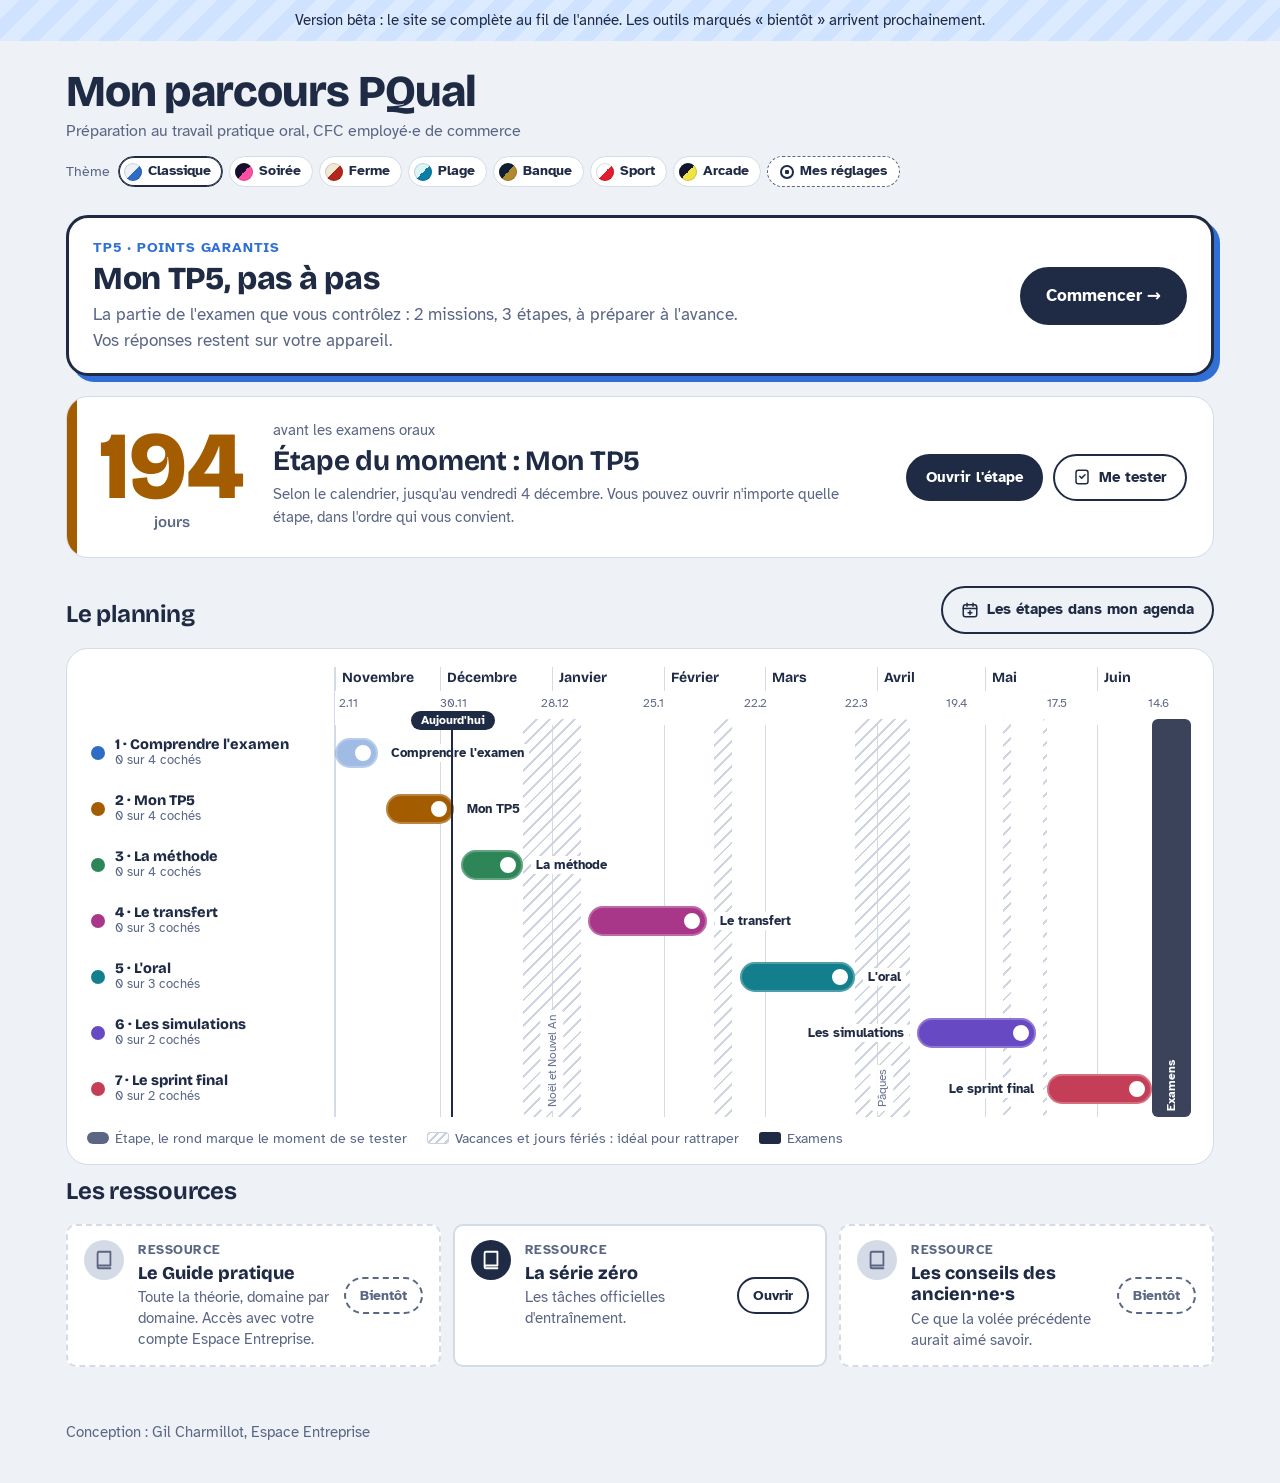
<file: index.html>
<!doctype html>
<html lang="fr">
<head>
<meta charset="utf-8">
<meta name="viewport" content="width=device-width, initial-scale=1">
<title>Mon parcours PQual</title>
<link rel="icon" href="data:image/svg+xml,%3Csvg xmlns='http://www.w3.org/2000/svg' viewBox='0 0 32 32'%3E%3Crect x='3' y='6' width='26' height='22' rx='5' fill='%231F2A44'/%3E%3Crect x='7' y='12' width='8' height='4' rx='2' fill='%232F6CC4'/%3E%3Crect x='13' y='18' width='12' height='4' rx='2' fill='%23C43E57'/%3E%3C/svg%3E">
<link rel="preconnect" href="https://fonts.googleapis.com">
<link rel="preconnect" href="https://fonts.gstatic.com" crossorigin>
<link href="https://fonts.googleapis.com/css2?family=Atkinson+Hyperlegible:ital,wght@0,400;0,700;1,400&family=Bricolage+Grotesque:opsz,wght@12..96,600;12..96,700;12..96,800&display=swap" rel="stylesheet">
<link rel="stylesheet" href="assets/app.css">
<link rel="stylesheet" href="assets/parcours.css">
<script src="assets/js-yaml.min.js"></script>
<script src="assets/deco.js"></script>
<script src="assets/app.js"></script>
</head>
<body data-page="home">
<p class="wrap loading">Chargement du parcours…</p>
</body>
</html>
</file>
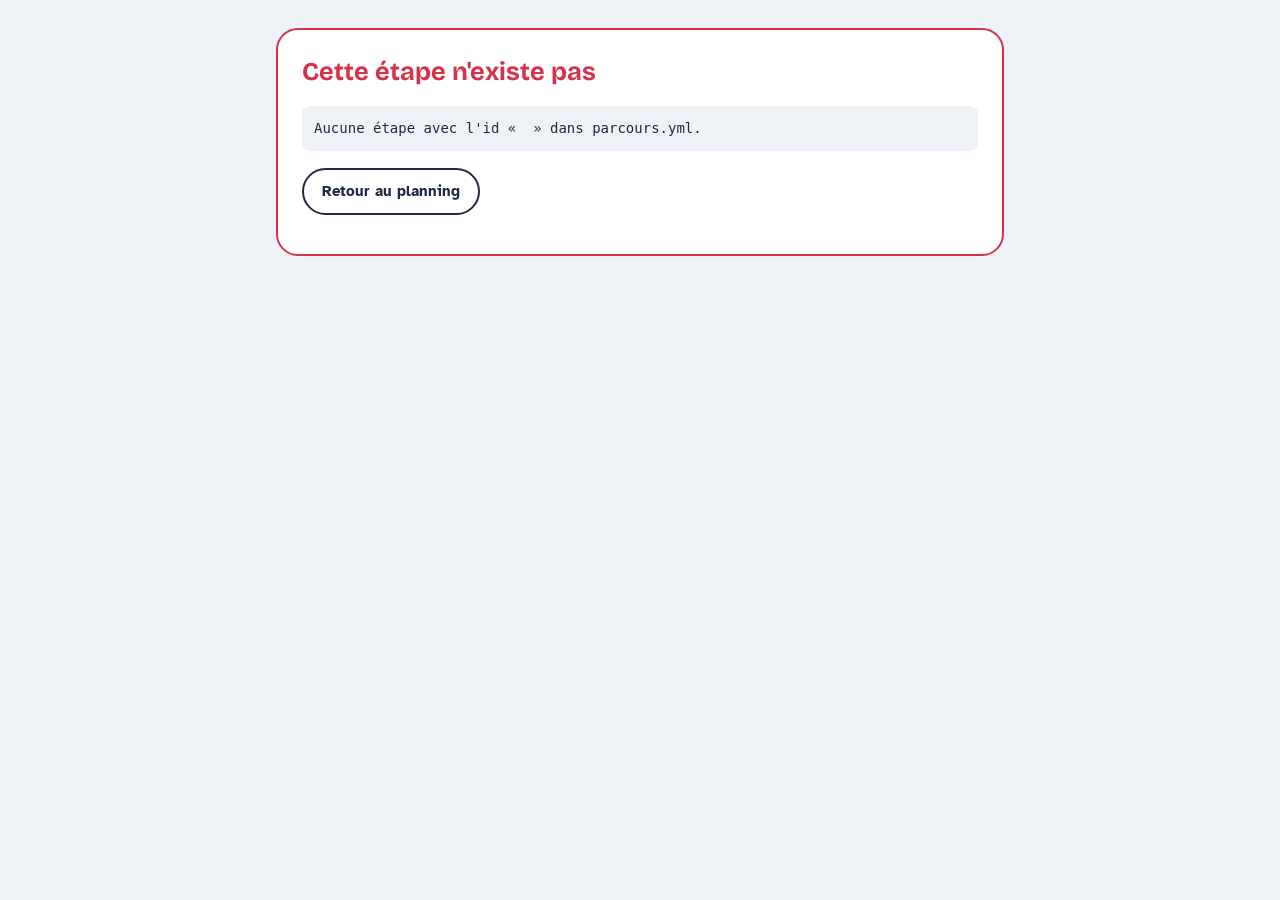
<file: etape.html>
<!doctype html>
<html lang="fr">
<head>
<meta charset="utf-8">
<meta name="viewport" content="width=device-width, initial-scale=1">
<title>Mon parcours PQual</title>
<link rel="icon" href="data:image/svg+xml,%3Csvg xmlns='http://www.w3.org/2000/svg' viewBox='0 0 32 32'%3E%3Crect x='3' y='6' width='26' height='22' rx='5' fill='%231F2A44'/%3E%3Crect x='7' y='12' width='8' height='4' rx='2' fill='%232F6CC4'/%3E%3Crect x='13' y='18' width='12' height='4' rx='2' fill='%23C43E57'/%3E%3C/svg%3E">
<link rel="preconnect" href="https://fonts.googleapis.com">
<link rel="preconnect" href="https://fonts.gstatic.com" crossorigin>
<link href="https://fonts.googleapis.com/css2?family=Atkinson+Hyperlegible:ital,wght@0,400;0,700;1,400&family=Bricolage+Grotesque:opsz,wght@12..96,600;12..96,700;12..96,800&display=swap" rel="stylesheet">
<link rel="stylesheet" href="assets/app.css">
<link rel="stylesheet" href="assets/parcours.css">
<script src="assets/js-yaml.min.js"></script>
<script src="assets/deco.js"></script>
<script src="assets/app.js"></script>
</head>
<body data-page="etape">
<p class="wrap loading">Chargement du parcours…</p>
</body>
</html>
</file>
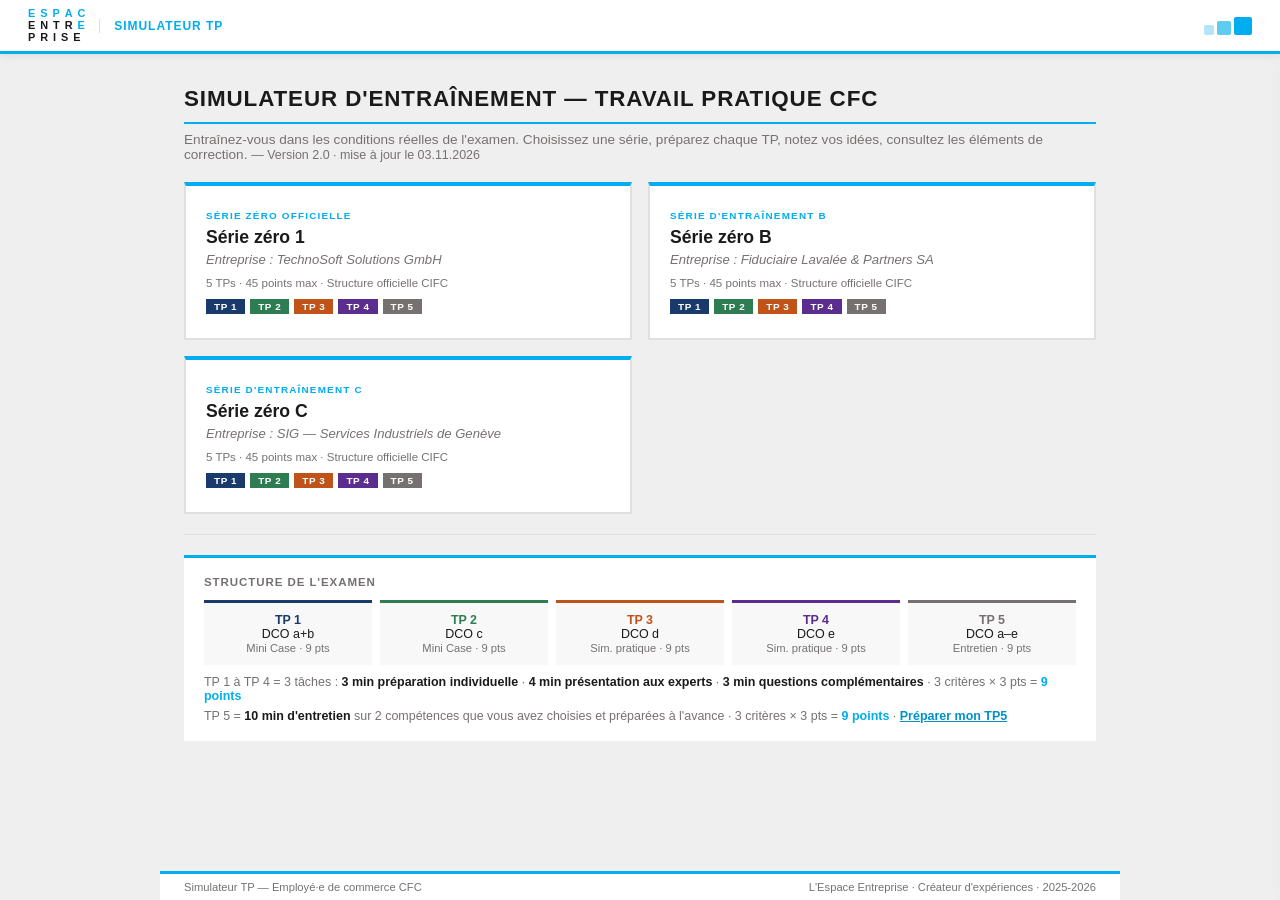
<file: jeux/simulation-tp.html>
<!DOCTYPE html>
<html lang="fr">
<head>
<meta charset="UTF-8">
<meta name="viewport" content="width=device-width, initial-scale=1.0">
<title>Simulateur TP — L'Espace Entreprise (v2.0)</title>
<style>
  :root {
    --ee-cyan:      #00aeef;
    --ee-cyan-dk:   #0090c8;
    --ee-cyan-pale: #e8f7fd;
    --ee-noir:      #1a1a1a;
    --ee-gris:      #767171;
    --ee-gris-pale: #f0efef;
    --ee-blanc:     #ffffff;
    --ee-vert:      #6fbc85;
    --ee-jaune:     #fbbd51;
    --ee-terra:     #f28c5c;
    --tp1: #1A3A6B; --tp2: #2E7D52; --tp3: #C0531A; --tp4: #5B2D8E; --tp5: #767171;
  }
  *, *::before, *::after { box-sizing: border-box; margin: 0; padding: 0; }
  body { font-family: Arial, sans-serif; background: var(--ee-gris-pale); color: var(--ee-noir); min-height: 100vh; display: flex; flex-direction: column; align-items: center; }

  /* HEADER */
  header { width: 100%; background: var(--ee-blanc); border-bottom: 3px solid var(--ee-cyan); padding: 0 28px; height: 54px; display: flex; align-items: center; justify-content: space-between; position: sticky; top: 0; z-index: 100; box-shadow: 0 2px 8px rgba(0,0,0,0.08); }
  .ee-logo { display: flex; flex-direction: column; line-height: 1; letter-spacing: 0.18em; font-size: 0.68rem; font-weight: 700; gap: 1px; }
  .logo-row { display: flex; gap: 3px; }
  .cy { color: var(--ee-cyan); } .bk { color: var(--ee-noir); }
  .header-center { display: flex; align-items: center; gap: 10px; font-size: 0.75rem; font-weight: 700; text-transform: uppercase; letter-spacing: 0.08em; color: var(--ee-cyan); border-left: 1px solid #ddd; padding-left: 14px; }
  .header-right { display: flex; align-items: center; gap: 12px; }
  .ee-squares { display: flex; align-items: flex-end; gap: 3px; }
  .sq { border-radius: 2px; }
  .sq1 { width: 10px; height: 10px; background: #b3e4f8; }
  .sq2 { width: 14px; height: 14px; background: #5ecbf0; }
  .sq3 { width: 18px; height: 18px; background: #00aeef; }
  .timer-display { font-size: 0.9rem; font-weight: 700; color: var(--ee-blanc); background: var(--ee-noir); padding: 4px 14px; letter-spacing: 0.06em; display: none; }
  .timer-display.warning { background: var(--ee-terra); animation: blink 1s infinite; }
  @keyframes blink { 0%,100% { opacity:1; } 50% { opacity:0.6; } }

  /* SCREENS */
  .screen { display: none; width: 100%; max-width: 960px; padding: 32px 24px 100px; flex-direction: column; align-items: center; gap: 20px; }
  .screen.active { display: flex; }

  /* PAGE TITLE */
  .page-title { font-size: 1.4rem; font-weight: 700; text-transform: uppercase; color: var(--ee-noir); letter-spacing: 0.04em; width: 100%; padding-bottom: 10px; border-bottom: 2px solid var(--ee-cyan); }
  .page-subtitle { font-size: 0.85rem; color: var(--ee-gris); width: 100%; margin-top: -12px; }

  /* BUTTONS */
  .btn { border: none; border-radius: 2px; padding: 10px 24px; font-family: Arial, sans-serif; font-size: 0.82rem; font-weight: 700; text-transform: uppercase; letter-spacing: 0.06em; cursor: pointer; transition: all 0.13s; }
  .btn-primary { background: var(--ee-cyan); color: white; }
  .btn-primary:hover { background: var(--ee-cyan-dk); }
  .btn-outline { background: transparent; color: var(--ee-noir); border: 1.5px solid var(--ee-noir); }
  .btn-outline:hover { background: var(--ee-noir); color: white; }
  .btn-row { display: flex; gap: 10px; flex-wrap: wrap; }

  /* HOME SERIES GRID */
  .series-grid { display: grid; grid-template-columns: 1fr 1fr; gap: 16px; width: 100%; }
  .series-card { background: var(--ee-blanc); border: 2px solid #e0e0e0; border-top: 4px solid var(--ee-cyan); padding: 24px 20px; cursor: pointer; transition: all 0.15s; position: relative; }
  .series-card:hover { box-shadow: 0 4px 16px rgba(0,0,0,0.1); transform: translateY(-2px); border-color: var(--ee-cyan); }
  .series-card.selected { border-color: var(--ee-cyan); background: var(--ee-cyan-pale); }
  .series-tag { font-size: 0.62rem; font-weight: 700; text-transform: uppercase; letter-spacing: 0.12em; color: var(--ee-cyan); margin-bottom: 6px; }
  .series-name { font-size: 1.1rem; font-weight: 700; color: var(--ee-noir); margin-bottom: 4px; }
  .series-company { font-size: 0.82rem; color: var(--ee-gris); margin-bottom: 10px; font-style: italic; }
  .series-meta { font-size: 0.72rem; color: var(--ee-gris); }
  .series-tps { display: flex; gap: 5px; flex-wrap: wrap; margin-top: 10px; }
  .tp-chip { font-size: 0.62rem; font-weight: 700; padding: 2px 8px; text-transform: uppercase; letter-spacing: 0.06em; color: white; }

  /* EXAM PROGRESS BAR */
  .exam-progress { width: 100%; background: var(--ee-blanc); border-top: 3px solid var(--ee-cyan); padding: 12px 20px; display: flex; align-items: center; gap: 12px; flex-wrap: wrap; }
  .tp-steps { display: flex; gap: 6px; flex: 1; }
  .tp-step { flex: 1; height: 6px; background: #e0e0e0; border-radius: 0; position: relative; cursor: pointer; }
  .tp-step.done { background: var(--ee-vert); }
  .tp-step.active { background: var(--ee-cyan); }
  .tp-step-label { font-size: 0.62rem; font-weight: 700; color: var(--ee-gris); position: absolute; top: 10px; left: 50%; transform: translateX(-50%); white-space: nowrap; }
  .exam-score { font-size: 0.8rem; font-weight: 700; color: var(--ee-gris); white-space: nowrap; }
  .exam-score span { color: var(--ee-cyan); }

  /* TP CARD */
  .tp-card { width: 100%; background: var(--ee-blanc); box-shadow: 0 2px 12px rgba(0,0,0,0.08); }
  .tp-header { padding: 14px 20px; color: white; display: flex; align-items: center; justify-content: space-between; background: var(--tp-color, var(--ee-noir)); }
  .tp-header-left { display: flex; flex-direction: column; gap: 2px; }
  .tp-num { font-size: 0.65rem; font-weight: 700; text-transform: uppercase; letter-spacing: 0.12em; opacity: 0.8; }
  .tp-title { font-size: 0.95rem; font-weight: 700; }
  .tp-points-badge { font-size: 0.72rem; font-weight: 700; background: rgba(255,255,255,0.18); padding: 4px 12px; white-space: nowrap; }
  .tp-body { padding: 20px; }

  /* CONTEXT BOX */
  .context-label { font-size: 0.72rem; font-weight: 700; text-transform: uppercase; letter-spacing: 0.1em; color: var(--ee-cyan); margin-bottom: 8px; }
  .context-box { background: var(--ee-cyan-pale); border-left: 3px solid var(--ee-cyan); padding: 14px 16px; margin-bottom: 16px; font-size: 0.88rem; line-height: 1.6; color: var(--ee-noir); }
  .context-box p + p { margin-top: 8px; }

  /* EMAIL BOX */
  .email-box { border: 1px solid #ccc; background: #fafafa; padding: 16px; margin-bottom: 16px; font-size: 0.85rem; line-height: 1.6; }
  .email-meta { font-size: 0.78rem; color: var(--ee-gris); margin-bottom: 10px; border-bottom: 1px solid #eee; padding-bottom: 8px; }
  .email-meta strong { color: var(--ee-noir); }
  .email-body { font-style: italic; color: #333; }

  /* ANNEXE / DOCUMENT */
  .annexe-box { border: 1px solid #ddd; padding: 16px; margin-bottom: 16px; font-size: 0.84rem; }
  .annexe-title { font-size: 0.78rem; font-weight: 700; text-transform: uppercase; letter-spacing: 0.08em; color: var(--ee-gris); margin-bottom: 12px; border-bottom: 1px solid #eee; padding-bottom: 6px; }
  table.annexe-table { width: 100%; border-collapse: collapse; font-size: 0.82rem; }
  table.annexe-table th { background: var(--ee-noir); color: white; padding: 6px 10px; text-align: left; font-size: 0.78rem; }
  table.annexe-table td { padding: 6px 10px; border-bottom: 1px solid #eee; vertical-align: middle; }
  table.annexe-table tr:nth-child(even) td { background: #f8f8f8; }
  .checkbox-cell { text-align: center; font-size: 1rem; }

  /* TASKS TABLE */
  .tasks-section { margin-bottom: 16px; }
  .tasks-label { font-size: 0.72rem; font-weight: 700; text-transform: uppercase; letter-spacing: 0.1em; color: var(--ee-noir); margin-bottom: 8px; }
  table.tasks-table { width: 100%; border-collapse: collapse; font-size: 0.84rem; }
  table.tasks-table th { background: var(--ee-noir); color: white; padding: 7px 12px; text-align: left; font-size: 0.78rem; }
  table.tasks-table td { padding: 9px 12px; border-bottom: 1px solid #eee; vertical-align: top; }
  table.tasks-table tr:nth-child(even) td { background: #f8f8f8; }
  .task-num { font-weight: 700; color: var(--ee-cyan); white-space: nowrap; }
  .task-dur { white-space: nowrap; font-weight: 700; color: var(--ee-gris); font-size: 0.8rem; }

  /* CRITERIA TABLE */
  .criteria-section { margin-bottom: 16px; }
  table.criteria-table { width: 100%; border-collapse: collapse; font-size: 0.84rem; }
  table.criteria-table th { background: var(--ee-noir); color: white; padding: 7px 12px; text-align: left; font-size: 0.78rem; }
  table.criteria-table th:last-child { text-align: center; width: 70px; }
  table.criteria-table td { padding: 9px 12px; border-bottom: 1px solid #eee; vertical-align: top; }
  table.criteria-table td:last-child { text-align: center; font-weight: 700; color: var(--ee-cyan); }
  table.criteria-table tr:nth-child(even) td { background: #f8f8f8; }

  /* PREP ZONE */
  .prep-zone { width: 100%; }
  .prep-header { display: flex; align-items: center; justify-content: space-between; margin-bottom: 10px; }
  .prep-title { font-size: 0.72rem; font-weight: 700; text-transform: uppercase; letter-spacing: 0.1em; color: var(--ee-noir); }
  .timer-btn { font-size: 0.72rem; font-weight: 700; padding: 5px 14px; background: var(--ee-jaune); color: var(--ee-noir); border: none; cursor: pointer; text-transform: uppercase; letter-spacing: 0.06em; }
  .timer-btn:hover { background: #e8a830; }
  .timer-btn.running { background: var(--ee-terra); color: white; }
  .note-area { width: 100%; min-height: 140px; border: 1.5px solid #ddd; padding: 12px; font-family: Arial, sans-serif; font-size: 0.86rem; line-height: 1.6; resize: vertical; background: #fffdf5; }
  .note-area:focus { outline: none; border-color: var(--ee-cyan); }
  .note-area::placeholder { color: #bbb; }

  /* CORRECTION ZONE */
  .correction-zone { display: none; width: 100%; background: #f6fef9; border-left: 4px solid var(--ee-vert); padding: 16px; }
  .correction-zone.visible { display: block; }
  .correction-title { font-size: 0.72rem; font-weight: 700; text-transform: uppercase; letter-spacing: 0.1em; color: var(--ee-vert); margin-bottom: 10px; }
  .correction-body { font-size: 0.86rem; line-height: 1.7; color: var(--ee-noir); }
  .correction-body ul { padding-left: 18px; margin-top: 6px; }
  .correction-body ul li { margin-bottom: 4px; }
  .correction-body strong { color: #1a5e30; }

  /* SELF EVAL */
  .self-eval { width: 100%; }
  .self-eval-title { font-size: 0.72rem; font-weight: 700; text-transform: uppercase; letter-spacing: 0.1em; color: var(--ee-noir); margin-bottom: 10px; }
  .eval-criteria { display: flex; flex-direction: column; gap: 8px; }
  .eval-row { display: flex; align-items: center; gap: 12px; padding: 10px 14px; background: var(--ee-blanc); border: 1px solid #eee; }
  .eval-crit-text { flex: 1; font-size: 0.84rem; }
  .eval-stars { display: flex; gap: 6px; }
  .star-btn { width: 34px; height: 34px; font-weight: 700; border: 1.5px solid #ddd; background: white; font-size: 1rem; cursor: pointer; display: flex; align-items: center; justify-content: center; transition: all 0.12s; border-radius: 2px; }
  .star-btn:hover { border-color: var(--ee-cyan); background: var(--ee-cyan-pale); }

  /* ── TP5 v2.0 ── */
  .tag-off, .tag-no { display:inline-block; font-size:0.62rem; font-weight:700; letter-spacing:0.06em; text-transform:uppercase; padding:1px 7px; border-radius:10px; vertical-align:1px; margin-left:4px; white-space:nowrap; }
  .tag-off { background:var(--ee-noir); color:#fff; }
  .tag-no { border:1px dashed var(--ee-gris); color:var(--ee-gris); }
  .tp5-mine { display:grid; gap:8px; }
  .tp5-co { display:grid; grid-template-columns:auto 1fr; gap:12px; align-items:start; border:1.5px solid #e0e0e0; border-left:4px solid var(--tp5); padding:10px 12px; background:#fff; }
  .tp5-co.empty { display:block; color:var(--ee-gris); font-style:italic; }
  .tp5-co-k { font-size:1.3rem; font-weight:700; color:var(--tp5); line-height:1; }
  .tp5-co-t { font-size:0.88rem; font-weight:700; margin-bottom:4px; }
  .tp5-co details { font-size:0.82rem; } .tp5-co summary { cursor:pointer; color:var(--ee-cyan-dk); font-weight:700; }
  .tp5-co ul { padding-left:18px; margin-top:6px; } .tp5-co li { margin-bottom:3px; }
  .tp5-pick { display:flex; flex-direction:column; gap:4px; font-size:0.78rem; font-weight:700; }
  .tp5-pick { min-width:0; }
  .tp5-pick select { font:inherit; font-weight:400; font-size:0.86rem; padding:8px; border:1.5px solid #ddd; background:#fff; width:100%; max-width:100%; }
  .tp5-mine, .tp5-chrono, .tp5-if { min-width:0; max-width:100%; }
  .tp5-hint { font-size:0.78rem; color:var(--ee-gris); margin-top:6px; line-height:1.5; }
  .tp5-hint a { color:var(--ee-cyan-dk); font-weight:700; }
  .tp5-chrono { background:#fff; border:1.5px solid #e0e0e0; padding:14px; }
  .tp5-now { display:grid; grid-template-columns:1fr auto; align-items:end; gap:2px 12px; margin-bottom:10px; }
  .tp5-now-co { grid-column:1; font-size:0.72rem; font-weight:700; text-transform:uppercase; letter-spacing:0.08em; color:var(--ee-gris); }
  .tp5-now-ph { grid-column:1; font-size:1.3rem; font-weight:700; }
  .tp5-now-t { grid-column:2; grid-row:1 / span 2; font-size:2.2rem; font-weight:700; color:var(--tp5); font-variant-numeric:tabular-nums; }
  .tp5-bar { display:flex; gap:2px; }
  .tp5-bar span { min-width:0; overflow:hidden; text-overflow:ellipsis; white-space:nowrap; font-size:0.62rem; font-weight:700; text-align:center; padding:6px 2px; background:#eee; color:var(--ee-gris); }
  .tp5-bar span:nth-child(5) { margin-left:6px; }
  .tp5-bar span.done { background:#cfcaca; color:#fff; }
  .tp5-bar span.on { background:var(--tp5); color:#fff; }
  .tp5-if { background:#fff; border:1.5px solid #e0e0e0; padding:12px 14px; display:flex; gap:12px; align-items:center; justify-content:space-between; flex-wrap:wrap; }
  .tp5-if-q { font-size:0.95rem; font-weight:700; flex:1; min-width:200px; }
  .star-btn.active-0 { background: #f3d6d6; border-color: #b03030; }
  .star-btn.active-1 { background: #fdecea; border-color: #e05252; }
  .star-btn.active-2 { background: #fff8e1; border-color: var(--ee-jaune); }
  .star-btn.active-3 { background: #edf7f1; border-color: var(--ee-vert); }
  .eval-score-label { font-size: 0.72rem; color: var(--ee-gris); min-width: 30px; text-align: right; }

  /* RESULTS */
  .results-summary { width: 100%; background: var(--ee-blanc); border-top: 4px solid var(--ee-cyan); padding: 28px; }
  .score-big { font-size: 3rem; font-weight: 700; color: var(--ee-cyan); line-height: 1; }
  .score-max { font-size: 1rem; color: var(--ee-gris); margin-left: 6px; }
  .results-subtitle { font-size: 0.88rem; color: var(--ee-gris); margin-top: 4px; }
  .tp-scores-grid { display: grid; grid-template-columns: repeat(5, 1fr); gap: 8px; width: 100%; }
  .tp-score-card { background: var(--ee-blanc); padding: 14px; border-top: 3px solid var(--c, var(--ee-gris)); text-align: center; }
  .tp-score-label { font-size: 0.62rem; font-weight: 700; text-transform: uppercase; letter-spacing: 0.1em; color: var(--ee-gris); }
  .tp-score-val { font-size: 1.8rem; font-weight: 700; color: var(--c, var(--ee-gris)); line-height: 1; margin: 4px 0; }
  .tp-score-max { font-size: 0.72rem; color: var(--ee-gris); }
  .notes-review { width: 100%; }
  .notes-review-title { font-size: 0.78rem; font-weight: 700; text-transform: uppercase; letter-spacing: 0.08em; color: var(--ee-gris); margin-bottom: 12px; border-bottom: 1px solid #eee; padding-bottom: 6px; }
  .note-review-item { margin-bottom: 14px; }
  .note-review-item .nri-label { font-size: 0.72rem; font-weight: 700; color: var(--ee-noir); margin-bottom: 4px; }
  .note-review-item .nri-text { font-size: 0.84rem; color: #444; background: #fafafa; border-left: 3px solid #ddd; padding: 8px 12px; white-space: pre-wrap; line-height: 1.5; }

  /* FOOTER */
  .ee-footer { width: 100%; max-width: 960px; padding: 7px 24px; display: flex; justify-content: space-between; font-size: 0.7rem; color: var(--ee-gris); border-top: 3px solid var(--ee-cyan); background: var(--ee-blanc); position: fixed; bottom: 0; }

  .divider { width: 100%; height: 1px; background: #e0e0e0; }

  /* ── SITUATION DRAWER ── */
  .sit-btn {
    display: none;
    align-items: center; gap: 7px;
    background: var(--ee-blanc); border: 1.5px solid var(--ee-cyan);
    color: var(--ee-cyan); font-family: Arial, sans-serif;
    font-size: 0.72rem; font-weight: 700; text-transform: uppercase;
    letter-spacing: 0.06em; padding: 5px 14px; cursor: pointer;
    transition: all 0.13s; white-space: nowrap;
  }
  .sit-btn:hover { background: var(--ee-cyan); color: white; }
  .sit-btn.active { background: var(--ee-cyan); color: white; }

  .sit-overlay {
    display: none; position: fixed; inset: 0;
    background: rgba(26,26,26,0.35); z-index: 200;
  }
  .sit-overlay.open { display: block; }

  .sit-drawer {
    position: fixed; top: 54px; right: -480px; width: 460px;
    max-width: 95vw; height: calc(100vh - 54px);
    background: var(--ee-blanc); z-index: 201;
    box-shadow: -4px 0 24px rgba(0,0,0,0.15);
    display: flex; flex-direction: column;
    transition: right 0.3s cubic-bezier(.4,0,.2,1);
    overflow: hidden;
  }
  .sit-drawer.open { right: 0; }
  .sit-drawer-header {
    background: var(--ee-noir); color: var(--ee-blanc);
    padding: 14px 20px; display: flex; align-items: center;
    justify-content: space-between; flex-shrink: 0;
    border-bottom: 3px solid var(--ee-cyan);
  }
  .sit-drawer-title { font-size: 0.82rem; font-weight: 700; text-transform: uppercase; letter-spacing: 0.08em; }
  .sit-close { background: none; border: none; color: rgba(255,255,255,0.6); font-size: 1.2rem; cursor: pointer; padding: 0 4px; line-height: 1; }
  .sit-close:hover { color: white; }
  .sit-drawer-body { flex: 1; overflow-y: auto; padding: 20px; font-size: 0.84rem; line-height: 1.6; }
  .sit-drawer-body h3 { font-size: 0.72rem; font-weight: 700; text-transform: uppercase; letter-spacing: 0.1em; color: var(--ee-cyan); margin: 16px 0 8px; border-bottom: 1px solid var(--ee-cyan-pale); padding-bottom: 4px; }
  .sit-drawer-body h3:first-child { margin-top: 0; }
  .sit-drawer-body p { margin-bottom: 8px; color: var(--ee-noir); }
  .sit-drawer-body strong { color: var(--ee-noir); }
  .sit-org { display: grid; grid-template-columns: 1fr 1fr; gap: 6px; margin: 8px 0; }
  .sit-org-box { background: var(--ee-cyan-pale); border: 1px solid rgba(0,174,239,0.25); padding: 7px 10px; font-size: 0.78rem; }
  .sit-org-box .org-name { font-weight: 700; color: var(--ee-noir); }
  .sit-org-box .org-role { color: var(--ee-gris); font-size: 0.72rem; margin-top: 1px; }
  .sit-org-box.highlight { background: var(--ee-cyan); }
  .sit-org-box.highlight .org-name, .sit-org-box.highlight .org-role { color: white; }
  .sit-prod { display: flex; flex-direction: column; gap: 5px; }
  .sit-prod-row { display: flex; gap: 8px; font-size: 0.82rem; }
  .sit-prod-label { font-weight: 700; color: var(--ee-cyan); min-width: 120px; flex-shrink: 0; }

  @media(max-width:500px){
    .sit-drawer { width: 100vw; }
    .sit-org { grid-template-columns: 1fr; }
  }
  @media(max-width:600px){
    header { padding: 0 10px; gap: 8px; }
    .header-center, .ee-squares { display: none; }
    .header-right { gap: 6px; }
    .sit-btn { padding: 5px 8px; font-size: 0.68rem; }
    .timer-display { padding: 4px 8px; }
    .ee-footer { position: static; flex-direction: column; gap: 2px; padding: 8px 14px; margin-top: 16px; }
  }
</style>
</head>
<body>

<header>
  <div style="display:flex;align-items:center;gap:12px">
    <div class="ee-logo">
      <div class="logo-row"><span class="cy">E</span><span class="cy">S</span><span class="cy">P</span><span class="cy">A</span><span class="cy">C</span></div>
      <div class="logo-row"><span class="bk">E</span><span class="bk">N</span><span class="bk">T</span><span class="bk">R</span><span class="cy">E</span></div>
      <div class="logo-row"><span class="bk">P</span><span class="bk">R</span><span class="bk">I</span><span class="bk">S</span><span class="bk">E</span></div>
    </div>
    <div class="header-center">Simulateur TP</div>
  </div>
  <div class="header-right">
    <button class="sit-btn" id="sitBtn" onclick="toggleSitDrawer()">Situation initiale</button>
    <div class="timer-display" id="globalTimer">00:00</div>
    <div class="ee-squares"><div class="sq sq1"></div><div class="sq sq2"></div><div class="sq sq3"></div></div>
  </div>
</header>

<!-- ══ SITUATION DRAWER ══ -->
<div class="sit-overlay" id="sitOverlay" onclick="closeSitDrawer()"></div>
<div class="sit-drawer" id="sitDrawer">
  <div class="sit-drawer-header">
    <div class="sit-drawer-title" id="sitDrawerTitle">Situation initiale</div>
    <button class="sit-close" onclick="closeSitDrawer()" aria-label="Fermer">Fermer</button>
  </div>
  <div class="sit-drawer-body" id="sitDrawerBody"></div>
</div>

<!-- ══ HOME ══ -->
<div class="screen active" id="screenHome">
  <div class="page-title">Simulateur d'entraînement — Travail Pratique CFC</div>
  <p class="page-subtitle">Entraînez-vous dans les conditions réelles de l'examen. Choisissez une série, préparez chaque TP, notez vos idées, consultez les éléments de correction. <span style="color:var(--ee-gris);font-size:0.78rem">— Version 2.0 · mise à jour le 03.11.2026</span></p>

  <div class="series-grid" id="seriesGrid">
    <!-- Built by JS -->
  </div>

  <div class="divider"></div>

  <div style="background:var(--ee-blanc);border-top:3px solid var(--ee-cyan);padding:18px 20px;width:100%">
    <div style="font-size:0.72rem;font-weight:700;text-transform:uppercase;letter-spacing:0.08em;color:var(--ee-gris);margin-bottom:12px">Structure de l'examen</div>
    <div style="display:grid;grid-template-columns:repeat(5,1fr);gap:8px;font-size:0.78rem;">
      <div style="text-align:center;padding:10px;background:#f8f8f8;border-top:3px solid var(--tp1)"><strong style="display:block;color:var(--tp1)">TP 1</strong>DCO a+b<br><span style="color:var(--ee-gris);font-size:0.7rem">Mini Case · 9 pts</span></div>
      <div style="text-align:center;padding:10px;background:#f8f8f8;border-top:3px solid var(--tp2)"><strong style="display:block;color:var(--tp2)">TP 2</strong>DCO c<br><span style="color:var(--ee-gris);font-size:0.7rem">Mini Case · 9 pts</span></div>
      <div style="text-align:center;padding:10px;background:#f8f8f8;border-top:3px solid var(--tp3)"><strong style="display:block;color:var(--tp3)">TP 3</strong>DCO d<br><span style="color:var(--ee-gris);font-size:0.7rem">Sim. pratique · 9 pts</span></div>
      <div style="text-align:center;padding:10px;background:#f8f8f8;border-top:3px solid var(--tp4)"><strong style="display:block;color:var(--tp4)">TP 4</strong>DCO e<br><span style="color:var(--ee-gris);font-size:0.7rem">Sim. pratique · 9 pts</span></div>
      <div style="text-align:center;padding:10px;background:#f8f8f8;border-top:3px solid var(--tp5)"><strong style="display:block;color:var(--tp5)">TP 5</strong>DCO a–e<br><span style="color:var(--ee-gris);font-size:0.7rem">Entretien · 9 pts</span></div>
    </div>
    <div style="margin-top:10px;font-size:0.78rem;color:var(--ee-gris)">TP 1 à TP 4 = 3 tâches : <strong style="color:var(--ee-noir)">3 min préparation individuelle</strong> · <strong style="color:var(--ee-noir)">4 min présentation aux experts</strong> · <strong style="color:var(--ee-noir)">3 min questions complémentaires</strong> · 3 critères × 3 pts = <strong style="color:var(--ee-cyan)">9 points</strong></div>
    <div style="margin-top:6px;font-size:0.78rem;color:var(--ee-gris)">TP 5 = <strong style="color:var(--ee-noir)">10 min d'entretien</strong> sur 2 compétences que vous avez choisies et préparées à l'avance · 3 critères × 3 pts = <strong style="color:var(--ee-cyan)">9 points</strong> · <a href="tp5.html" style="color:var(--ee-cyan-dk);font-weight:700">Préparer mon TP5</a></div>
  </div>
</div>

<!-- ══ EXAM ══ -->
<div class="screen" id="screenExam">
  <div class="exam-progress">
    <div class="tp-steps" id="tpSteps"></div>
    <div class="exam-score">Score estimé : <span id="examScoreDisplay">0</span>/45</div>
  </div>
  <div class="tp-card" id="tpCard"><!-- TP content --></div>
  <div class="prep-zone" id="prepZone">
    <div class="prep-header">
      <div class="prep-title">Espace de préparation — Mes notes (3 min)</div>
      <button class="timer-btn" id="prepTimerBtn" onclick="togglePrepTimer()">Démarrer le chrono (3 min)</button>
    </div>
    <textarea class="note-area" id="prepNotes" placeholder="Prenez vos notes de préparation ici. Identifiez les problèmes, organisez vos arguments, anticipez les questions…"></textarea>
  </div>
  <div class="correction-zone" id="correctionZone">
    <div class="correction-title">Éléments de correction (formateur)</div>
    <div class="correction-body" id="correctionBody"></div>
  </div>
  <div class="self-eval" id="selfEval" style="display:none">
    <div class="self-eval-title">Auto-évaluation — Critères d'évaluation</div>
    <div class="eval-criteria" id="evalCriteria"></div>
  </div>
  <div class="btn-row" id="examBtns" style="justify-content:space-between;width:100%">
    <button class="btn btn-outline" onclick="goHome()">← Accueil</button>
    <div style="display:flex;gap:10px">
      <button class="btn" style="background:var(--ee-jaune);color:var(--ee-noir)" id="btnCorrection" onclick="toggleCorrection()">Voir la correction</button>
      <button class="btn btn-primary" id="btnNextTP" onclick="nextTP()">TP suivant →</button>
    </div>
  </div>
</div>

<!-- ══ RESULTS ══ -->
<div class="screen" id="screenResults">
  <div class="page-title">Résultats de simulation</div>
  <div class="results-summary">
    <div style="display:flex;align-items:baseline;gap:4px;margin-bottom:6px">
      <div class="score-big" id="totalScore">0</div>
      <div class="score-max">/45 points</div>
    </div>
    <div class="results-subtitle" id="resultsMsg"></div>
  </div>
  <div class="tp-scores-grid" id="tpScoresGrid"></div>
  <div class="notes-review" id="notesReview">
    <div class="notes-review-title">Vos notes de préparation</div>
    <div id="notesReviewContent"></div>
  </div>
  <div class="btn-row" style="justify-content:center;width:100%">
    <button class="btn btn-primary" onclick="restartSame()">Recommencer la même série</button>
    <button class="btn btn-outline" onclick="goHome()">← Choisir une autre série</button>
  </div>
</div>

<div class="ee-footer">
  <span>Simulateur TP — Employé·e de commerce CFC</span>
  <span>L'Espace Entreprise · Créateur d'expériences · 2025-2026</span>
</div>

<script>
// ══════════════════════════════════════════════════════════════════
//  DATA — SÉRIES
// ══════════════════════════════════════════════════════════════════

// ══════════════════════════════════════════════════════════════════
//  TP5 — commun à toutes les séries (v2.0)
//  Source : présentation PQUAL « Partie pratique 3Cp », version 28.01.26,
//  diapositives 25 et 27. Les situations sont liées à l'Espace Entreprise,
//  pas à l'entreprise fictive de la série.
// ══════════════════════════════════════════════════════════════════
const TP5 = {
  num: 5, color: "var(--tp5)", tp5: true,
  title: "Propre pratique — Entretien de réflexion",
  dco: "DCO a à e", methode: "Entretien de réflexion", points: 9,
  tasks: [
    ["1.", "Choisir 2 compétences opérationnelles et justifier son choix : ce qui vous enthousiasme, pourquoi vous vous estimez fort·e.", "≈ 1 min *"],
    ["2.", "Décrire une situation concrète, vécue, dans laquelle vous avez relevé un défi avec assurance et compétence.", "≈ 1 min"],
    ["3.", "Analyser la situation : les défis, ce qui a contribué à la réussite, ce que vous feriez autrement la prochaine fois.", "≈ 2 min"],
    ["4.", "Scénario alternatif : comment vous auriez agi si la situation avait évolué autrement ou dans d'autres conditions.", "≈ 1 min"],
  ],
  criteria: [
    ["Le choix des compétences opérationnelles est-il justifié et une situation pratique concrète est-elle décrite de manière compréhensible ?", 3],
    ["Les défis, les points forts personnels dans le traitement et les éventuelles pierres d'achoppement sont-ils reconnus ?", 3],
    ["Une procédure appropriée est-elle également décrite dans une situation alternative ?", 3],
  ],
  phases: [
    ["Compétence 1", "Choix et justification", 60], ["Compétence 1", "Situation", 60], ["Compétence 1", "Analyse", 120], ["Compétence 1", "Et si…", 60],
    ["Compétence 2", "Choix et justification", 60], ["Compétence 2", "Situation", 60], ["Compétence 2", "Analyse", 120], ["Compétence 2", "Et si…", 60],
  ],
  ifs: [
    "Et si vous aviez eu deux fois moins de temps ?",
    "Et si la personne en face avait été mécontente ?",
    "Et si l'outil ou le logiciel était tombé en panne ?",
    "Et si vous aviez dû le faire seul·e, sans aide ?",
    "Et si une personne clé avait été absente ?",
    "Et si vous aviez dû le faire en anglais ?",
    "Et si votre supérieur·e avait refusé votre proposition ?",
    "Et si vous aviez découvert une erreur au dernier moment ?"
  ],
  correction: `<strong>Ce que les expert·e·s attendent</strong> <span class="tag-off">officiel</span>
<ul>
  <li>Vous choisissez vous-même 2 compétences opérationnelles et vous justifiez ce choix.</li>
  <li>Pour chaque compétence : une situation concrète, vécue, où vous avez relevé un défi avec assurance et compétence.</li>
  <li>L'analyse nomme les défis, ce qui a permis de réussir (vos points forts) et ce que vous feriez autrement.</li>
  <li>Dans un scénario alternatif, vous décrivez une façon d'agir appropriée.</li>
</ul>
<strong>Pièges fréquents</strong> <span class="tag-no">non officiel</span>
<ul>
  <li>Raconter un échec au lieu d'une réussite.</li>
  <li>Rester général (« je fais souvent… ») au lieu d'une situation précise : un lieu, un moment, ce que vous avez fait.</li>
  <li>Décrire la situation sans l'analyser : l'analyse vaut 3 points à elle seule.</li>
  <li>Parler de l'équipe (« on a… ») au lieu de vous (« j'ai… »).</li>
</ul>
<strong>Aide pour décrire la situation : STAR</strong> <span class="tag-no">non officiel</span>
<p>Situation, Tâche, Action, Résultat. Utile pour l'étape 2 seulement : STAR ne couvre ni la justification du choix, ni l'analyse, ni le scénario alternatif.</p>`
};

/* Intitulés officiels des compétences sélectionnables (profil de qualification) */
const CO_TITLES = {
  a1:"Examiner et développer des compétences commerciales",
  a2:"Développer et utiliser des réseaux propres au domaine commercial",
  a3:"Recevoir et exécuter des mandats propres au domaine commercial",
  a4:"Agir de manière responsable dans la société",
  a5:"Intégrer des questions politiques et une approche culturelle dans ses actions",
  b1:"Collaborer et communiquer dans différentes équipes",
  b2:"Coordonner les interfaces dans les processus en entreprise",
  b3:"Participer aux discussions économiques",
  b4:"Exécuter des tâches de gestion de projets et traiter des projets partiels",
  b5:"Participer à la réalisation de processus de changement en entreprise",
  c1:"Planifier, coordonner et optimiser des tâches et des ressources",
  c2:"Coordonner et mettre en œuvre des processus de soutien",
  c3:"Documenter, coordonner et mettre en œuvre des processus en entreprise",
  c4:"Mettre en œuvre des activités de marketing et de communication",
  c5:"Assurer le suivi et le contrôle d'opérations financières",
  d1:"Prendre en compte les besoins des clients et des fournisseurs",
  d2:"Mener des entretiens d'information et de conseil",
  d3:"Mener des entretiens de vente et de négociation",
  d4:"Entretenir les relations avec les clients et les fournisseurs",
  e1:"Utiliser des applications propres au domaine commercial",
  e2:"Rechercher et évaluer des informations",
  e3:"Évaluer et préparer des données et des statistiques",
  e4:"Préparer des contenus à l'aide d'outils multimédia"
};

const SERIES = {

// ─────────────────────────────────────────────────────────────────
"sz1": {
  id: "sz1",
  tag: "Série zéro officielle",
  name: "Série zéro 1",
  company: "TechnoSoft Solutions GmbH",
  version: "1.0 / 20.10.2025",
  situationHTML: `
    <h3>Présentation de l'entreprise</h3>
    <p><strong>TechnoSoft Solutions GmbH</strong> est une entreprise informatique de taille moyenne (~50 personnes) spécialisée dans le développement de solutions logicielles individuelles pour des clients de différents secteurs.</p>
    <h3>Organigramme</h3>
    <div class="sit-org">
      <div class="sit-org-box"><div class="org-name">Marcella Benvenuto</div><div class="org-role">Directrice générale</div></div>
      <div class="sit-org-box"><div class="org-name">Leonie Mathier</div><div class="org-role">Assistante de direction</div></div>
      <div class="sit-org-box"><div class="org-name">Amélie Schmid</div><div class="org-role">Responsable Marketing et communication</div></div>
      <div class="sit-org-box"><div class="org-name">Michael Bauer</div><div class="org-role">Responsable Ventes (3 pers.)</div></div>
      <div class="sit-org-box"><div class="org-name">Adrian Casutt</div><div class="org-role">Responsable Développement (26 pers.)</div></div>
      <div class="sit-org-box highlight"><div class="org-name">Michelle Schneiter</div><div class="org-role">Responsable Service et support ← votre supérieure</div></div>
      <div class="sit-org-box"><div class="org-name">Max Keller</div><div class="org-role">Responsable Finances (4 pers.)</div></div>
    </div>
    <h3>Votre rôle</h3>
    <p>Vous travaillez dans la division <strong>Service et support</strong> (5 pers. total). Vos responsabilités : réception et traitement des demandes clients (téléphone, courriel à <em>support@technosoftsolutions.ch</em>), coordination des commandes commerciales, collaboration étroite avec Développement et Ventes.</p>
    <p>Les demandes de support portent souvent sur des problèmes simples (oubli de mots de passe, suppression de messages, téléchargement de documents), mais certaines sont complexes et nécessitent des connaissances en programmation.</p>
    <h3>Produits et prestations</h3>
    <div class="sit-prod">
      <div class="sit-prod-row"><span class="sit-prod-label">Logiciels sur mesure</span><span>Bases de données, plateformes e-commerce, systèmes CRM.</span></div>
      <div class="sit-prod-row"><span class="sit-prod-label">Conseil informatique</span><span>Stratégie IT, choix des technologies, optimisation des processus.</span></div>
      <div class="sit-prod-row"><span class="sit-prod-label">Support et maintenance</span><span>Accompagnement client, maintenance et mises à jour des logiciels.</span></div>
      <div class="sit-prod-row"><span class="sit-prod-label">Formation</span><span>Formation des utilisateurs finaux sur les solutions développées.</span></div>
    </div>
    <h3>Clientèle</h3>
    <p>Des entreprises de différents secteurs (start-ups à multinationales) ayant besoin de solutions logicielles individuelles et de conseil informatique.</p>`,
  situation: `<p><strong>TechnoSoft Solutions GmbH</strong> est une entreprise informatique de taille moyenne (~50 personnes) spécialisée dans le développement de solutions logicielles individuelles.</p>
  <p style="margin-top:8px"><strong>Votre rôle :</strong> Vous travaillez au sein de la division <em>Service et support</em>. Vos responsabilités : réception et traitement des demandes clients, coordination des commandes commerciales, collaboration étroite avec les divisions Développement et Ventes.</p>
  <p style="margin-top:8px"><strong>Organigramme :</strong> Marcella Benvenuto (DG) → Amélie Schmid (Marketing), Michael Bauer (Ventes), Adrian Casutt (Développement), <u>Michelle Schneiter (Service et support – votre supérieure)</u>, Max Keller (Finances). Leonie Mathier assiste la DG.</p>`,
  tps: [
    {
      num: 1, color: "var(--tp1)",
      title: "Gestion du développement professionnel / Interaction dans un milieu interconnecté",
      dco: "DCO a + b", methode: "Mini Case", points: 9,
      context: `<p>Ces derniers temps, des clients se plaignent du support reçu par téléphone et e-mail : longs temps d'attente, renseignements erronés, interlocuteurs qui changent constamment.</p>
      <p>La boîte <em>support@technosoftsolutions.ch</em> est traitée par quiconque a du temps libre. Sans transfert systématique en cas d'absence. Les collaborateurs à temps partiel laissent passer des demandes. Les développeurs sont difficiles à joindre et ne priorisent pas le support.</p>
      <p>Votre supérieure vous a chargé·e d'analyser la situation et de réfléchir à des mesures d'amélioration.</p>`,
      tasks: [
        ["1.", "Analysez la situation actuelle : pour quelles raisons les demandes clients ne peuvent-elles pas être traitées de manière satisfaisante ? Quelles mesures prendriez-vous pour améliorer durablement la situation ?", "3 min"],
        ["2.", "Décrivez vos résultats aux expert·e·s.", "4 min"],
        ["3.", "Répondez aux questions complémentaires des expert·e·s ou à leurs questions concernant des scénarios alternatifs.", "3 min"],
      ],
      criteria: [
        ["Les candidat·e·s identifient-ils/elles les questions/problèmes/défis dans leur globalité ?", 3],
        ["Les candidat·e·s déduisent-ils/elles des conséquences/mesures compréhensibles pour la suite ?", 3],
        ["Les candidat·e·s répondent-ils/elles de manière compréhensible et justifiée aux questions complémentaires ?", 3],
      ],
      complementary_questions: [
        "Que faites-vous si un client escalade la situation et menace de partir ?",
        "Comment convaincez-vous les développeurs de prioriser le support ?",
        "Comment mesureriez-vous l'amélioration de la satisfaction client après vos mesures ?",
        "Et si votre supérieure refuse d'introduire un système de tickets ? Quelle alternative proposez-vous ?",
      ],
      correction: `<strong>Problèmes à identifier :</strong>
<ul>
  <li>Absence de responsabilité claire par demande → demandes sans suite</li>
  <li>Pas de système de transfert/suivi des dossiers ouverts</li>
  <li>Collaborateurs à temps partiel non informés des demandes en cours</li>
  <li>Developers difficiles à joindre et non responsabilisés sur le support</li>
  <li>Pas d'accusé de réception ni de délai communiqué au client</li>
</ul>
<strong>Mesures à proposer :</strong>
<ul>
  <li>Introduire un système de tickets avec attribution nominale (ex. TickTrack)</li>
  <li>Définir des délais de réponse standards (ex. accusé 2h, réponse 24h)</li>
  <li>Réunion de coordination hebdomadaire Service/Développement</li>
  <li>Protocole de passation lors des absences ou temps partiels</li>
  <li>SLA interne entre Service et support et Développement</li>
</ul>`,
    },
    {
      num: 2, color: "var(--tp2)",
      title: "Coordination des processus de travail en entreprise",
      dco: "DCO c", methode: "Mini Case", points: 9,
      context: `<p>Pour améliorer la satisfaction client, il a été décidé qu'après chaque demande fermée, les clients recevraient un e-mail avec un lien vers une enquête de satisfaction.</p>
      <p>Votre collègue a rédigé une première ébauche du questionnaire (voir annexe) et vous demande de lui faire part de vos commentaires.</p>`,
      annexe: {
        type: "questionnaire",
        title: "Annexe : Questionnaire de satisfaction (ébauche)",
        content: `<p style="margin-bottom:8px"><em>Veuillez prendre 10 minutes pour remplir le questionnaire. Prénom / Nom : ______</em></p>
<p><strong>1.</strong> Quelle était la raison de votre demande ?<br>○ Rôles et droits &nbsp; ○ Utilisation d'un logiciel acheté &nbsp; ○ Erreur dans un logiciel acheté</p>
<p style="margin-top:6px"><strong>2.</strong> J'ai reçu une réponse rapide et de qualité à ma question.<br>○ Non &nbsp; ○ En partie &nbsp; ○ Vrai</p>
<p style="margin-top:6px"><strong>3.</strong> Ma demande n'a pas été traitée par des collaborateurs différents.<br>○ Non &nbsp; ○ En partie &nbsp; ○ Oui</p>
<p style="margin-top:6px"><strong>4.</strong> Je suis globalement satisfait·e du support client de TechnoSoft.<br>○ Non &nbsp; ○ En partie &nbsp; ○ Oui</p>`
      },
      tasks: [
        ["1.", "Analysez dans quelle mesure le questionnaire ci-joint est approprié pour mesurer la satisfaction des clients concernant les prestations de support.", "3 min"],
        ["2.", "Décrivez aux expert·e·s vos résultats d'analyse et ce que vous amélioreriez, et comment.", "4 min"],
        ["3.", "Répondez aux questions complémentaires des expert·e·s ou à leurs questions concernant des scénarios alternatifs.", "3 min"],
      ],
      criteria: [
        ["Les candidat·e·s identifient-ils/elles les incohérences ?", 3],
        ["Les candidat·e·s présentent-ils/elles des possibilités d'amélioration pertinentes ?", 3],
        ["Les candidat·e·s répondent-ils/elles de manière compréhensible et justifiée aux questions complémentaires ?", 3],
      ],
      complementary_questions: [
        "Si le taux de réponse au questionnaire est très faible, que faites-vous ?",
        "Comment exploiteriez-vous concrètement les données collectées pour améliorer le service ?",
        "Votre collègue défend son ébauche. Comment lui expliquez-vous les problèmes sans le blesser ?",
        "Faut-il rendre ce questionnaire obligatoire ou facultatif ? Justifiez votre réponse.",
      ],
      correction: `<strong>Problèmes dans le questionnaire :</strong>
<ul>
  <li><strong>Q1</strong> : les catégories sont incomplètes (ex. pas de « Problème de performance », « Demande de fonctionnalité »)</li>
  <li><strong>Q2</strong> : l'échelle est incohérente (Non / En partie / <em>Vrai</em> — devrait être Oui/Non ou Likert 1-5)</li>
  <li><strong>Q3</strong> : la question est formulée négativement, ce qui rend l'interprétation confuse</li>
  <li>Pas de champ pour commentaires libres</li>
  <li>Délai optimal non précisé (10 minutes c'est long pour une enquête post-ticket)</li>
  <li>Pas de question sur la résolution effective du problème</li>
</ul>
<strong>Améliorations à proposer :</strong>
<ul>
  <li>Harmoniser les échelles (Likert 1-5 ou toujours Oui/Non)</li>
  <li>Reformuler Q3 en positif</li>
  <li>Ajouter : « Mon problème a été résolu » et un champ commentaire libre</li>
  <li>Raccourcir à 5 min max, 3-4 questions seulement</li>
</ul>`,
    },
    {
      num: 3, color: "var(--tp3)",
      title: "Gestion des relations avec les clients et les fournisseurs",
      dco: "DCO d", methode: "Simulation pratique", points: 9,
      context: `<p>En consultant la boîte <em>support@technosoftsolutions.ch</em>, vous trouvez ce courriel, non traité depuis trois jours :</p>`,
      email: {
        from: "markus.oberhammer@bau-co.ch",
        to: "support@technosoftsolutions.ch",
        subject: "Intranet mobile — problème urgent",
        body: `Bonjour,\n\nJe suis client de longue date de votre entreprise, mais je suis au regret de vous informer que je commence à envisager de changer de fournisseur. L'une des raisons est que je dois toujours attendre une éternité avant de recevoir une réponse à mes demandes.\n\nJe ne suis pas du tout satisfait de l'intranet que nous avons mis en place le mois dernier. Si on souhaite y accéder depuis le smartphone, certains contenus ne s'affichent pas du tout et d'autres seulement en partie. Mais mes collaborateurs sont surtout sur les chantiers – c'est pourquoi ils ont besoin de pouvoir accéder à l'intranet depuis leurs appareils mobiles. Veuillez y remédier le plus rapidement possible.\n\nMeilleures salutations,\nMarkus Oberhammer\nDirecteur de Bau & Co`
      },
      tasks: [
        ["1.", "Réfléchissez à la manière dont vous répondriez à ce client et à la suite que vous donneriez à ce cas après votre réponse.", "3 min"],
        ["2.", "Décrivez vos réflexions aux expert·e·s et justifiez-les.", "4 min"],
        ["3.", "Répondez aux questions complémentaires des expert·e·s ou à leurs questions concernant des scénarios alternatifs.", "3 min"],
      ],
      criteria: [
        ["Les candidat·e·s présentent-ils/elles la démarche de manière complète et correcte OU mettent-ils/elles en œuvre l'action de manière complète et correcte ?", 3],
        ["Les candidat·e·s justifient-ils/elles la démarche/l'action de manière compréhensible ?", 3],
        ["Les candidat·e·s répondent-ils/elles de manière compréhensible et justifiée aux questions complémentaires ?", 3],
      ],
      complementary_questions: [
        "Et si le développement ne peut pas réparer l'intranet mobile dans les 48h ? Que dites-vous au client ?",
        "Comment gérez-vous le risque que ce client parte chez un concurrent ?",
        "Qui d'autre devez-vous informer en interne, et dans quel ordre ?",
        "Le client vous rappelle trois jours après, toujours pas de solution. Comment gérez-vous cet appel ?",
      ],
      correction: `<strong>Réponse au client — éléments clés :</strong>
<ul>
  <li>S'excuser pour le délai de réponse (3 jours sans réponse = inexcusable)</li>
  <li>Reconnaître le problème clairement sans minimiser</li>
  <li>Communiquer un délai de résolution concret (et réaliste)</li>
  <li>Désigner un interlocuteur unique pour ce cas</li>
  <li>Ne pas promettre l'impossible sans consulter le développement d'abord</li>
</ul>
<strong>Démarche interne :</strong>
<ul>
  <li>Escalader immédiatement en interne (Division Développement)</li>
  <li>Créer un ticket prioritaire, attribuer à un développeur</li>
  <li>Informer Michelle Schneiter (supérieure) car c'est un client à risque de départ</li>
  <li>Suivi proactif : rappeler le client dans 24-48h même sans solution complète</li>
</ul>
<strong>Questions typiques :</strong> « Et si le développement ne peut pas réparer en 48h ? » / « Comment gérez-vous le risque de perdre ce client ? »`,
    },
    {
      num: 4, color: "var(--tp4)",
      title: "Utilisation des technologies numériques du monde du travail",
      dco: "DCO e", methode: "Simulation pratique", points: 9,
      variants: [
        {
          label: "Variante A — Développement de contenu",
          context: `<p>TechnoSoft Solutions GmbH constate que les clients potentiels ne savent souvent pas exactement quels services et projets l'entreprise propose. Une nouvelle section avec des projets de référence doit être créée sur le site web.</p>
          <p>La division Service et support est chargée de la conception du contenu. La mise en œuvre technique est assurée par la division Développement. La responsabilité de la création du contenu vous a été confiée.</p>`,
          tasks: [
            ["1.", "Réfléchissez à ce que pourrait être l'environnement de représentation des projets de référence sur le site web (organisation, structure, contenus) et aux contraintes à prendre en compte.", "3 min"],
            ["2.", "Décrivez vos réflexions aux expert·e·s et justifiez-les.", "4 min"],
            ["3.", "Répondez aux questions complémentaires ou aux questions concernant des scénarios alternatifs.", "3 min"],
          ],
          complementary_questions: [
            "Comment obtenez-vous l'accord des clients pour publier leurs projets en référence ?",
            "Qui est responsable de la mise à jour régulière de cette section sur le site ?",
            "Comment mesurez-vous l'impact de cette nouvelle section sur l'acquisition de clients ?",
            "Et si la division Développement n'a pas les ressources pour implémenter votre concept ? Que proposez-vous ?",
          ],
          correction: `<strong>Structure du contenu « Projets de référence » :</strong>
<ul>
  <li>Catégorisation par secteur ou par type de solution (ERP, e-commerce, CRM, etc.)</li>
  <li>Pour chaque projet : client (anonymisé si besoin), défi initial, solution développée, résultat</li>
  <li>Format visuel : image/screenshot, description courte, résultats chiffrés si possible</li>
  <li>Filtre ou moteur de recherche par secteur/technologie</li>
</ul>
<strong>Contraintes à prendre en compte :</strong>
<ul>
  <li>Confidentialité client : accord écrit avant publication (NDA)</li>
  <li>Cohérence avec la charte graphique du site</li>
  <li>Accessibilité : mobile-friendly, vitesse de chargement</li>
  <li>Mise à jour régulière : qui est responsable du contenu ?</li>
  <li>Coordination avec le Développement sur les délais techniques</li>
</ul>`
        },
        {
          label: "Variante B — Infrastructure technologique",
          context: `<p>TechnoSoft Solutions GmbH introduit dans la division Service et support le nouveau système de ticket <strong>« TickTrack »</strong> pour traiter plus efficacement les demandes de support. Le système a été testé et sera déployé en production dans quatre semaines.</p>
          <p>Vous êtes chargé·e de coordonner l'introduction et de former les collaborateurs à son utilisation.</p>`,
          tasks: [
            ["1.", "Réfléchissez à la manière dont vous procéderiez pour préparer les collaborateurs et collaboratrices de votre service à l'introduction du système de ticket dans les deux semaines à venir.", "3 min"],
            ["2.", "Décrivez vos réflexions aux expert·e·s et justifiez-les.", "4 min"],
            ["3.", "Répondez aux questions complémentaires ou aux questions concernant des scénarios alternatifs.", "3 min"],
          ],
          complementary_questions: [
            "Que faites-vous si lors du lancement, le système tombe en panne le premier jour ?",
            "Un collaborateur refuse catégoriquement d'utiliser TickTrack. Comment gérez-vous la situation ?",
            "Comment assurez-vous la continuité du service pendant la période de transition ?",
            "Après 1 mois, vous constatez que 30% de l'équipe n'utilise pas TickTrack correctement. Que faites-vous ?",
          ],
          correction: `<strong>Plan de déploiement sur 2 semaines :</strong>
<ul>
  <li><strong>Semaine 1 :</strong> Communication aux équipes (objectifs, bénéfices, calendrier), accès à l'environnement de test, documentation utilisateur simplifiée</li>
  <li><strong>Semaine 2 :</strong> Sessions de formation pratiques (par petits groupes), exercices sur cas réels, désignation d'un référent TickTrack par équipe</li>
</ul>
<strong>Points clés de la formation :</strong>
<ul>
  <li>Montrer les bénéfices concrets pour CHAQUE collaborateur</li>
  <li>Pratiquer sur des cas du quotidien (pas des exemples génériques)</li>
  <li>Préparer une FAQ des questions fréquentes</li>
  <li>Prévoir une période de support renforcé post-lancement (1 semaine)</li>
</ul>
<strong>Risques et mitigation :</strong>
<ul>
  <li>Résistance au changement → impliquer tôt, expliquer le « pourquoi »</li>
  <li>Problèmes techniques → avoir un plan B (procédure papier provisoire)</li>
</ul>`
        }
      ],
      criteria: [
        ["Les candidat·e·s présentent-ils/elles la démarche de manière complète et correcte OU mettent-ils/elles en œuvre l'action de manière complète et correcte ?", 3],
        ["Les candidat·e·s justifient-ils/elles la démarche/l'action de manière compréhensible ?", 3],
        ["Les candidat·e·s répondent-ils/elles de manière compréhensible et justifiée aux questions complémentaires ?", 3],
      ],
    },
    TP5,
  ]
},

// ─────────────────────────────────────────────────────────────────
"szb": {
  id: "szb",
  tag: "Série d'entraînement B",
  name: "Série zéro B",
  company: "Fiduciaire Lavalée & Partners SA",
  version: "1.0 / 30.03.2026",
  situationHTML: `
    <h3>Présentation de l'entreprise</h3>
    <p><strong>Fiduciaire Lavalée & Partners SA</strong> est une fiduciaire de taille moyenne basée à Lausanne, spécialisée en comptabilité, conseil fiscal et révision pour des PME romandes.</p>
    <h3>Organigramme</h3>
    <div class="sit-org">
      <div class="sit-org-box"><div class="org-name">Isabelle Lavalée</div><div class="org-role">Directrice générale</div></div>
      <div class="sit-org-box"><div class="org-name">Sébastien Ruf</div><div class="org-role">Assistant de direction</div></div>
      <div class="sit-org-box highlight"><div class="org-name">Nathalie Pépin</div><div class="org-role">Responsable Comptabilité ← votre supérieure</div></div>
      <div class="sit-org-box"><div class="org-name">Marc Fontaine</div><div class="org-role">Responsable Conseil fiscal</div></div>
      <div class="sit-org-box"><div class="org-name">Céline Devaud</div><div class="org-role">Responsable Révision</div></div>
      <div class="sit-org-box"><div class="org-name">Pierre Nendaz</div><div class="org-role">IT / Administration</div></div>
    </div>
    <h3>Votre rôle</h3>
    <p>Vous travaillez dans le département <strong>Comptabilité</strong> sous la responsabilité de Nathalie Pépin. Vos tâches : saisie comptable, coordination des délais de bouclement, communication avec les clients mandants sur leurs dossiers et documents, coordination des délais liés aux bouclements annuels et aux déclarations fiscales.</p>
    <p>Les demandes des clients vous parviennent par courriel, téléphone et parfois en personne.</p>
    <h3>Produits et prestations</h3>
    <div class="sit-prod">
      <div class="sit-prod-row"><span class="sit-prod-label">Comptabilité</span><span>Gestion complète de la comptabilité, tenue des livres, clôtures annuelles.</span></div>
      <div class="sit-prod-row"><span class="sit-prod-label">Conseil fiscal</span><span>Déclarations fiscales, optimisation fiscale, conseil en planification.</span></div>
      <div class="sit-prod-row"><span class="sit-prod-label">Révision</span><span>Révision limitée et ordinaire des comptes pour PME.</span></div>
      <div class="sit-prod-row"><span class="sit-prod-label">Conseil d'entreprise</span><span>Création d'entreprise, restructuration, accompagnement stratégique.</span></div>
    </div>
    <h3>Clientèle</h3>
    <p>Des PME romandes de secteurs variés (artisanat, commerce, services, immobilier) ayant externalisé tout ou partie de leur comptabilité à la fiduciaire.</p>`,
  situation: `<p><strong>Fiduciaire Lavalée & Partners SA</strong> est une fiduciaire de taille moyenne basée à Lausanne, spécialisée en comptabilité, conseil fiscal et révision pour des PME romandes.</p>
  <p style="margin-top:8px"><strong>Votre rôle :</strong> Vous travaillez dans le département Comptabilité sous la responsabilité de <em>Nathalie Pépin</em>. Vos tâches : saisie comptable, coordination des délais de bouclement, communication avec les clients mandants sur leurs dossiers et documents.</p>
  <p style="margin-top:8px"><strong>Organigramme :</strong> Isabelle Lavalée (DG) → Sébastien Ruf (Assistant DG), <u>Nathalie Pépin (Comptabilité – votre supérieure)</u>, Marc Fontaine (Conseil fiscal), Céline Devaud (Révision), Pierre Nendaz (IT/Administration).</p>`,
  tps: [
    {
      num: 1, color: "var(--tp1)",
      title: "Gestion du développement professionnel / Interaction dans un milieu interconnecté",
      dco: "DCO a + b", methode: "Mini Case", points: 9,
      context: `<p>Depuis quelques semaines, des tensions sont apparues au sein de votre équipe. La charge de travail a augmenté suite à un afflux de nouveaux mandats. Plusieurs collaborateurs se plaignent de ne pas recevoir suffisamment d'informations sur les priorités à respecter. Il arrive que deux personnes travaillent en parallèle sur le même dossier sans le savoir, ce qui entraîne des doublons et des erreurs.</p>
      <p>De plus, Léa Ferrero (à temps partiel, récemment rentrée de congé maternité) se sent exclue des échanges informels et peine à trouver sa place dans l'équipe. Des rumeurs circulent et créent un climat de méfiance.</p>
      <p>Votre supérieure Nathalie Pépin vous demande de réfléchir à des propositions concrètes pour améliorer la collaboration et le bien-être au sein de l'équipe.</p>`,
      tasks: [
        ["1.", "Analysez la situation : quels sont les problèmes identifiés et leurs causes probables ? Quelles mesures proposeriez-vous pour améliorer durablement la collaboration et le bien-être au sein de l'équipe ?", "3 min"],
        ["2.", "Présentez vos résultats aux expert·e·s.", "4 min"],
        ["3.", "Répondez aux questions complémentaires des expert·e·s ou à leurs questions concernant des scénarios alternatifs.", "3 min"],
      ],
      criteria: [
        ["Les candidat·e·s identifient-ils/elles les problèmes et défis dans leur globalité ?", 3],
        ["Les candidat·e·s proposent-ils/elles des mesures pertinentes et réalistes ?", 3],
        ["Les candidat·e·s répondent-ils/elles de manière compréhensible et justifiée aux questions complémentaires ?", 3],
      ],
      complementary_questions: [
        "Que faites-vous si votre supérieure refuse la réunion hebdomadaire par manque de temps ?",
        "Comment gérez-vous la situation de Léa Ferrero sans la stigmatiser ou créer un traitement de faveur ?",
        "Les rumeurs continuent malgré vos mesures. Quelle est votre prochaine étape ?",
        "Comment convainquez-vous un collègue sceptique que le tableau de suivi partagé est utile ?",
      ],
      correction: `<strong>Problèmes à identifier :</strong>
<ul>
  <li>Manque de communication des priorités par la supérieure → doublons et erreurs</li>
  <li>Absence d'attribution claire des dossiers (qui fait quoi ?)</li>
  <li>Exclusion involontaire de la collaboratrice à temps partiel → risque RH et légal</li>
  <li>Rumeurs non gérées → climat de méfiance et perte de performance</li>
</ul>
<strong>Mesures à proposer :</strong>
<ul>
  <li>Réunion d'équipe hebdomadaire courte (15 min) pour partager les priorités et l'attribution des dossiers</li>
  <li>Tableau de suivi partagé (qui gère quel mandat)</li>
  <li>Point individuel régulier avec Léa Ferrero pour faciliter son intégration</li>
  <li>Clarifier les canaux de communication (e-mail vs Teams vs oral)</li>
  <li>Aborder les rumeurs en réunion d'équipe de façon factuelle et bienveillante</li>
</ul>`,
    },
    {
      num: 2, color: "var(--tp2)",
      title: "Coordination des processus de travail en entreprise",
      dco: "DCO c", methode: "Mini Case", points: 9,
      context: `<p>La fiduciaire a décidé de standardiser son processus d'accueil des nouveaux mandats clients (onboarding). Actuellement, chaque comptable gère l'arrivée d'un nouveau client à sa façon, ce qui entraîne des oublis et une mauvaise impression auprès des clients.</p>
      <p>Votre collègue <strong>Jonas Mauron</strong> a rédigé une proposition de checklist d'onboarding (voir l'annexe). Il vous demande de l'analyser avant de la soumettre à Nathalie Pépin.</p>`,
      annexe: {
        type: "table",
        title: "Annexe : Checklist d'onboarding client (proposition de Jonas Mauron)",
        note: "Remarque : cette checklist est une première ébauche, non encore validée par la direction.",
        rows: [
          ["1", "Envoyer un e-mail de bienvenue au client", "☐"],
          ["2", "Créer le dossier client dans le système informatique", "☐"],
          ["3", "Récupérer les documents de l'exercice précédent (bilan, CR, déclaration fiscale)", "☐"],
          ["4", "Informer le client des honoraires", "☐"],
          ["5", "Planifier le premier entretien avec le responsable de mandat", "☐"],
          ["6", "Collecter les accès aux systèmes bancaires en ligne", "☐"],
          ["7", "Signer le mandat", ""],
          ["8", "Classer les documents reçus dans le bon répertoire", "☐"],
        ]
      },
      tasks: [
        ["1.", "Analysez dans quelle mesure la checklist proposée est adaptée pour standardiser et fiabiliser l'accueil des nouveaux clients mandants.", "3 min"],
        ["2.", "Présentez aux expert·e·s vos résultats d'analyse et les améliorations que vous proposeriez.", "4 min"],
        ["3.", "Répondez aux questions complémentaires des expert·e·s ou à leurs questions concernant des scénarios alternatifs.", "3 min"],
      ],
      criteria: [
        ["Les candidat·e·s identifient-ils/elles les lacunes et incohérences ?", 3],
        ["Les candidat·e·s proposent-ils/elles des améliorations pertinentes et justifiées ?", 3],
        ["Les candidat·e·s répondent-ils/elles de manière compréhensible et justifiée aux questions complémentaires ?", 3],
      ],
      complementary_questions: [
        "Jonas Mauron défend sa checklist et ne comprend pas vos critiques. Comment gérez-vous cette situation ?",
        "Comment vous assurez-vous que tous les comptables appliquent bien la checklist une fois validée ?",
        "Que se passe-t-il si un nouveau client refuse de signer le mandat avant la transmission des documents ?",
        "Comment adaptez-vous la checklist pour un client qui reprend un mandat d'une autre fiduciaire ?",
      ],
      correction: `<strong>Problèmes à identifier dans la checklist :</strong>
<ul>
  <li><strong>Étape 7 (Signer le mandat)</strong> est APRÈS avoir commencé à travailler (étapes 1-6) → devrait être la 1ère ou 2ème étape !</li>
  <li>Pas de mention de la vérification d'identité du client (KYC / due diligence) — obligatoire en fiduciaire</li>
  <li>Pas d'étape sur la protection des données (accord LPD/RGPD à faire signer)</li>
  <li>« Informer le client des honoraires » (étape 4) devrait précéder le démarrage des travaux</li>
  <li>Pas d'étape pour ouvrir le dossier avec la référence interne de la fiduciaire</li>
</ul>
<strong>Ordre logique proposé :</strong>
<ol>
  <li>Vérification d'identité / KYC</li>
  <li>Signer le mandat + accord sur les honoraires</li>
  <li>Signature de l'accord de protection des données</li>
  <li>E-mail de bienvenue + créer le dossier</li>
  <li>Récupérer les documents de l'exercice précédent</li>
  <li>Collecter les accès bancaires, planifier le premier entretien, classer les documents</li>
</ol>`,
    },
    {
      num: 3, color: "var(--tp3)",
      title: "Gestion des relations avec les clients et les fournisseurs",
      dco: "DCO d", methode: "Simulation pratique", points: 9,
      context: `<p>En consultant votre boîte de réception, vous découvrez ce courriel resté sans réponse depuis deux jours :</p>`,
      email: {
        from: "patricia.meyer@boulangerie-artisans.ch",
        to: "comptabilite@lavaleefiduciaire.ch",
        subject: "Bouclement 2025 — Documents manquants et délai dépassé",
        body: `Madame, Monsieur,\n\nJe reviens vers vous car nous n'avons toujours pas reçu notre bilan et compte de résultats 2025, alors que vous nous aviez promis de nous les transmettre avant le 15 mars. Nous sommes à ce jour le 30 mars et notre banque nous relance pour obtenir ces documents en vue du renouvellement de notre ligne de crédit.\n\nPar ailleurs, j'ai remarqué sur la facture de janvier une ligne que je ne comprends pas : « Honoraires supplémentaires révision interne – CHF 850.– ». Personne ne nous a avertis de frais supplémentaires. Pourriez-vous m'expliquer ce poste ?\n\nJe compte sur une réponse rapide, faute de quoi je me verrai contrainte de signaler ce retard à notre banque.\n\nAvec mes cordiales salutations,\nPatricia Meyer\nResponsable administrative, Boulangerie des Artisans Sàrl`
      },
      tasks: [
        ["1.", "Réfléchissez à la manière dont vous répondriez à ce courriel et aux démarches que vous entreprendriez en interne pour traiter ce cas.", "3 min"],
        ["2.", "Présentez vos réflexions aux expert·e·s et justifiez-les.", "4 min"],
        ["3.", "Répondez aux questions complémentaires des expert·e·s ou à leurs questions concernant des scénarios alternatifs.", "3 min"],
      ],
      criteria: [
        ["Les candidat·e·s présentent-ils/elles la démarche de manière complète et correcte OU mettent-ils/elles en œuvre l'action de manière complète et correcte ?", 3],
        ["Les candidat·e·s justifient-ils/elles leur démarche/action de manière compréhensible ?", 3],
        ["Les candidat·e·s répondent-ils/elles de manière compréhensible et justifiée aux questions complémentaires ?", 3],
      ],
      complementary_questions: [
        "Le bouclement n'est pas prêt car un collaborateur est en arrêt maladie. Comment expliquez-vous ça à la cliente ?",
        "Comment justifiez-vous les CHF 850.– si la ligne de facturation s'avère erronée ?",
        "La cliente menace de signaler le retard à sa banque. Que proposez-vous concrètement pour éviter ça ?",
        "Nathalie Pépin n'est pas disponible pour vous aider. Que faites-vous ?",
      ],
      correction: `<strong>Réponse au courriel — éléments clés :</strong>
<ul>
  <li>Accuser réception immédiatement et s'excuser pour le délai (sans chercher d'excuse)</li>
  <li>Répondre aux DEUX problèmes séparément : (1) retard du bouclement, (2) ligne de facture incomprise</li>
  <li>Pour le retard : donner une date précise de livraison (après avoir vérifié avec la comptable responsable)</li>
  <li>Pour la facturation : demander à vérifier avec le responsable avant de répondre — ne pas improviser</li>
  <li>Ton : professionnel, empathique, solution-oriented</li>
</ul>
<strong>Démarche interne :</strong>
<ul>
  <li>Vérifier immédiatement l'état du dossier bouclement 2025 auprès de la comptable en charge</li>
  <li>Demander l'explication de la ligne CHF 850.– à Nathalie Pépin ou Marc Fontaine</li>
  <li>Informer Nathalie Pépin → c'est un client à risque (menace de signalement à la banque)</li>
  <li>Si le bilan n'est pas prêt : proposer de transmettre une lettre d'attestation provisoire à la banque</li>
</ul>
<strong>Questions typiques :</strong> « Et si le bouclement est bloqué par un problème technique ? » / « Comment justifiez-vous les CHF 850.- si la facturation était erronée ? »`,
    },
    {
      num: 4, color: "var(--tp4)",
      title: "Utilisation des technologies numériques du monde du travail",
      dco: "DCO e", methode: "Simulation pratique", points: 9,
      variants: [
        {
          label: "Variante A — Développement de contenu (portail client)",
          context: `<p>Fiduciaire Lavalée & Partners SA souhaite créer un <strong>portail client en ligne</strong> permettant aux mandants de déposer leurs documents comptables (relevés bancaires, factures, notes de frais) directement dans un espace sécurisé. L'objectif : réduire les échanges par e-mail et améliorer la traçabilité des documents reçus.</p>
          <p>La conception du contenu (guide d'utilisation, structure des espaces, catégorisation des documents) est confiée au département Comptabilité. Nathalie Pépin vous charge de réfléchir à la structure et aux contenus que devrait comporter ce portail.</p>`,
          tasks: [
            ["1.", "Réfléchissez à ce que pourrait être la structure du portail client (organisation, catégories de documents, fonctionnalités essentielles, contraintes en matière de protection des données).", "3 min"],
            ["2.", "Présentez vos réflexions aux expert·e·s et justifiez-les.", "4 min"],
            ["3.", "Répondez aux questions complémentaires ou aux questions concernant des scénarios alternatifs.", "3 min"],
          ],
          complementary_questions: [
            "Un client refuse d'utiliser le portail et préfère continuer par e-mail. Comment le convainquez-vous ?",
            "Comment garantissez-vous la conformité LPD si le prestataire est basé à l'étranger ?",
            "Le prestataire technique annonce un retard de 3 mois. Comment gérez-vous la communication auprès des clients ?",
            "Comment formez-vous les clients mandants à utiliser ce portail ?",
          ],
          correction: `<strong>Structure du portail client :</strong>
<ul>
  <li><strong>Espace par client</strong> : dossier dédié avec sous-dossiers par exercice fiscal</li>
  <li><strong>Catégories de documents</strong> : relevés bancaires, factures fournisseurs, factures clients, notes de frais, documents RH, autres</li>
  <li><strong>Fonctionnalités clés</strong> : upload simple, notification automatique à la fiduciaire, historique des dépôts, prévisualisation avant envoi</li>
</ul>
<strong>Contraintes de protection des données (LPD) :</strong>
<ul>
  <li>Authentification forte (2FA) obligatoire</li>
  <li>Chiffrement des données en transit et au repos</li>
  <li>Accord de traitement des données à faire signer aux clients</li>
  <li>Droit à l'effacement et portabilité des données</li>
  <li>Hébergement en Suisse ou dans un pays avec niveau de protection équivalent</li>
</ul>`
        },
        {
          label: "Variante B — Infrastructure technologique (migration logiciel comptable)",
          context: `<p>Fiduciaire Lavalée & Partners SA envisage de migrer son logiciel de comptabilité actuel vers une solution cloud plus moderne. La migration touchera l'ensemble des données clients (historiques comptables, déclarations fiscales, documents numérisés) et devra se faire sans interruption de service.</p>
          <p>Nathalie Pépin vous charge de réfléchir à comment planifier et piloter cette migration pour minimiser les risques.</p>`,
          tasks: [
            ["1.", "Réfléchissez aux étapes clés pour planifier et piloter cette migration en minimisant les risques pour les données clients et la continuité du service.", "3 min"],
            ["2.", "Présentez vos réflexions aux expert·e·s et justifiez-les.", "4 min"],
            ["3.", "Répondez aux questions complémentaires ou aux questions concernant des scénarios alternatifs.", "3 min"],
          ],
          complementary_questions: [
            "La migration révèle que 20% des données historiques sont corrompues. Que faites-vous ?",
            "Comment communiquez-vous aux clients que leurs données vont être migrées vers un nouveau système ?",
            "Un comptable refuse de changer de logiciel. Comment gérez-vous sa résistance ?",
            "Comment prouvez-vous que toutes les données ont été correctement migrées et sont intactes ?",
          ],
          correction: `<strong>Étapes clés de la migration :</strong>
<ul>
  <li><strong>Phase 1 – Préparation :</strong> audit des données existantes, nettoyage, documentation des processus actuels, sélection du prestataire</li>
  <li><strong>Phase 2 – Pilote :</strong> test sur un sous-ensemble de données (dossiers non critiques), formation d'une équipe pilote, validation des données transférées</li>
  <li><strong>Phase 3 – Migration :</strong> migration complète en dehors des périodes de bouclement, double-saisie temporaire, vérification systématique</li>
  <li><strong>Phase 4 – Post-migration :</strong> formation complète de l'équipe, support renforcé 4 semaines, audit de conformité</li>
</ul>
<strong>Risques à anticiper :</strong>
<ul>
  <li>Perte ou corruption de données → sauvegardes complètes avant migration</li>
  <li>Interruption de service → planifier hors période de bouclement</li>
  <li>Non-conformité LPD → contrat de sous-traitance avec le prestataire cloud</li>
</ul>`
        }
      ],
      criteria: [
        ["Les candidat·e·s présentent-ils/elles la démarche de manière complète et correcte OU mettent-ils/elles en œuvre l'action de manière complète et correcte ?", 3],
        ["Les candidat·e·s justifient-ils/elles la démarche/l'action de manière compréhensible ?", 3],
        ["Les candidat·e·s répondent-ils/elles de manière compréhensible et justifiée aux questions complémentaires ?", 3],
      ],
    },
    TP5,
  ]
}

}; // end SERIES

// ─────────────────────────────────────────────────────────────────
// Série C added after initial object definition for clarity
SERIES["szc"] = {
  id: "szc",
  tag: "Série d'entraînement C",
  name: "Série zéro C",
  company: "SIG — Services Industriels de Genève",
  version: "1.0 / 05.06.2026",
  situationHTML: `
    <h3>Présentation de l'entreprise</h3>
    <p><strong>SIG — Services Industriels de Genève</strong> est un établissement cantonal autonome de droit public (~1 900 collaborateurs) qui assure la distribution d'eau potable, d'électricité, de gaz naturel et du réseau de chauffage à distance à l'ensemble de la population et des entreprises du canton de Genève.</p>
    <h3>Organigramme</h3>
    <div class="sit-org">
      <div class="sit-org-box"><div class="org-name">Nathalie Rochat</div><div class="org-role">Directrice générale</div></div>
      <div class="sit-org-box"><div class="org-name">Damien Favre</div><div class="org-role">Dir. Clients et Marchés</div></div>
      <div class="sit-org-box"><div class="org-name">Sophie Marchand</div><div class="org-role">Dir. Ressources Humaines</div></div>
      <div class="sit-org-box"><div class="org-name">Lucas Bonnet</div><div class="org-role">Dir. Financière</div></div>
      <div class="sit-org-box highlight"><div class="org-name">Isabelle Tornay</div><div class="org-role">Responsable Service clients ← votre supérieure</div></div>
      <div class="sit-org-box"><div class="org-name">Maxime Pellerin</div><div class="org-role">Dir. Réseau et Infrastructure</div></div>
      <div class="sit-org-box"><div class="org-name">Céline Vuadens</div><div class="org-role">Dir. Communication</div></div>
    </div>
    <h3>Votre rôle</h3>
    <p>Vous travaillez au sein du <strong>Service clients</strong> de la Direction Clients et Marchés (équipe d'une dizaine de collaborateurs). Vous êtes le premier point de contact des ~240 000 clients des SIG.</p>
    <p>Vos responsabilités : traitement des demandes de déménagement et ouvertures de contrat, gestion des réclamations de facturation, suivi des dossiers en cours, coordination avec les équipes techniques en cas de panne. Vous mettez à jour les données clients dans SAP et respectez les délais de la charte qualité SIG (3 jours ouvrables max.).</p>
    <p>Les demandes arrivent par téléphone, courriel et via le portail client en ligne.</p>
    <h3>Produits et prestations</h3>
    <div class="sit-prod">
      <div class="sit-prod-row"><span class="sit-prod-label">Distribution d'énergie</span><span>Eau potable, électricité, gaz naturel, chauffage à distance pour ménages et entreprises.</span></div>
      <div class="sit-prod-row"><span class="sit-prod-label">Services aux clients</span><span>Gestion des contrats, relevés de compteurs, facturation, conseil en efficacité énergétique.</span></div>
      <div class="sit-prod-row"><span class="sit-prod-label">Portail numérique</span><span>Consultation des consommations, gestion des contrats, signalement de pannes en ligne.</span></div>
      <div class="sit-prod-row"><span class="sit-prod-label">Durabilité</span><span>Accompagnement vers les énergies renouvelables, conseils en rénovation énergétique.</span></div>
    </div>
    <h3>Clientèle</h3>
    <p>L'ensemble des ménages, entreprises, institutions publiques et collectivités du canton de Genève. Les demandes couvrent déménagements, facturation, pannes, efficacité énergétique et programmes d'aide à la rénovation.</p>`,
  situation: `<p><strong>SIG — Services Industriels de Genève</strong> est un établissement cantonal (~1 900 collaborateurs) assurant la distribution d'eau, d'électricité, de gaz et de chauffage à distance à l'ensemble du canton.</p>
  <p style="margin-top:8px"><strong>Votre rôle :</strong> Vous travaillez au sein du Service clients, sous la responsabilité d'<em>Isabelle Tornay</em>. Premier point de contact des ~240 000 clients : déménagements, facturation, pannes, conseil énergétique. Outil principal : SAP. Délai charte qualité : 3 jours ouvrables.</p>
  <p style="margin-top:8px"><strong>Organigramme :</strong> Nathalie Rochat (DG) → Damien Favre (Dir. Clients et Marchés) → <u>Isabelle Tornay (Resp. Service clients – votre supérieure)</u>. Autres directions : RH (Sophie Marchand), Financière (Lucas Bonnet), Réseau (Maxime Pellerin), Communication (Céline Vuadens).</p>`,
  tps: [
    {
      num: 1, color: "var(--tp1)",
      title: "Gestion du développement professionnel / Interaction dans un milieu interconnecté",
      dco: "DCO a + b", methode: "Mini Case", points: 9,
      context: `<p>Depuis plusieurs semaines, votre équipe du Service clients traverse une période difficile. Suite à l'introduction d'un nouveau système de gestion des demandes (migration vers SAP CRM), les délais de traitement ont fortement augmenté. Certains dossiers clients attendent depuis plus de dix jours, alors que la charte qualité des SIG impose un délai maximal de trois jours ouvrables.</p>
      <p>Plusieurs membres de l'équipe se plaignent d'un manque de formation sur le nouvel outil : ils saisissent les données différemment selon leur propre interprétation des champs, ce qui génère des erreurs et des doublons. Par ailleurs, la communication entre votre équipe et la Direction Réseau et Infrastructure est insuffisante : les informations sur les pannes en cours ne sont pas transmises en temps réel au Service clients, obligeant les collaborateurs à répondre aux clients sans les informations nécessaires.</p>
      <p>Votre supérieure Isabelle Tornay vous a demandé d'analyser la situation et de lui soumettre des propositions concrètes pour améliorer la qualité du service et la collaboration interne.</p>`,
      complementary_questions: [
        "Que faites-vous si certains membres de l'équipe résistent à changer leurs habitudes de saisie dans SAP ?",
        "Comment convainquez-vous la Direction Réseau de transmettre les informations de panne en temps réel ?",
        "Comment mesurez-vous l'amélioration après la mise en place de vos mesures ?",
        "Si Isabelle Tornay refuse certaines de vos propositions, comment réagissez-vous ?",
      ],
      tasks: [
        ["1.", "Analysez la situation actuelle : quels sont les problèmes identifiés et leurs causes probables ? Quelles mesures proposeriez-vous pour améliorer durablement la qualité du service et la collaboration au sein de l'équipe ?", "3 min"],
        ["2.", "Présentez vos résultats aux expert·e·s.", "4 min"],
        ["3.", "Répondez aux questions complémentaires des expert·e·s ou à leurs questions concernant des scénarios alternatifs.", "3 min"],
      ],
      criteria: [
        ["Les candidat·e·s identifient-ils/elles les questions/problèmes/défis dans leur globalité dans la situation décrite ?", 3],
        ["Les candidat·e·s déduisent-ils/elles des conséquences/mesures compréhensibles pour la suite ?", 3],
        ["Les candidat·e·s répondent-ils/elles de manière compréhensible et justifiée aux questions complémentaires ou aux questions relatives aux scénarios alternatifs ?", 3],
      ],
      correction: `<strong>Problèmes à identifier :</strong>
<ul>
  <li>Migration SAP CRM sans formation suffisante → saisies incohérentes, doublons, erreurs</li>
  <li>Délais dépassés (10 jours vs 3 jours charte) → insatisfaction clients, risque réputationnel</li>
  <li>Absence de flux d'information en temps réel entre Direction Réseau et Service clients → réponses incorrectes aux clients</li>
  <li>Pas de propriétaire unique par dossier → dossiers sans suite</li>
</ul>
<strong>Mesures à proposer :</strong>
<ul>
  <li>Sessions de formation SAP CRM ciblées (saisie standardisée, champs obligatoires)</li>
  <li>Protocole de notification automatique (ou manuel quotidien) des pannes depuis la Direction Réseau</li>
  <li>Attribution nominale des dossiers avec suivi du délai dans SAP</li>
  <li>Tableau de bord hebdomadaire des délais de traitement pour Isabelle Tornay</li>
  <li>Réunion de synchronisation bi-hebdomadaire Service clients / Réseau</li>
</ul>`,
    },
    {
      num: 2, color: "var(--tp2)",
      title: "Coordination des processus de travail en entreprise",
      dco: "DCO c", methode: "Mini Case", points: 9,
      context: `<p>Les SIG ont récemment mis en place une procédure interne de traitement des réclamations de facturation. Votre collègue Romain Jacquet a rédigé une première version du formulaire de réclamation destiné aux clients (voir l'annexe). Il vous demande d'analyser ce formulaire et de lui faire part de vos commentaires avant de le soumettre à Isabelle Tornay pour validation.</p>`,
      annexe: {
        type: "form",
        title: "Annexe : Formulaire de réclamation de facturation (ébauche de Romain Jacquet)",
        intro: "Ce formulaire doit être rempli par le client et retourné par courriel ou courrier postal au Service clients des SIG dans un délai de 30 jours à compter de la date de la facture contestée.",
        sections: [
          { heading: "Informations personnelles", items: ["Nom et prénom : _______________________________", "Adresse complète : _______________________________", "Numéro de client : _______________________________"] },
          { heading: "Facture contestée", items: ["Montant total de la facture (CHF) : ________________", "Montant contesté (CHF) : ________________"] },
          { heading: "Motif de la réclamation (cocher une seule case)", items: ["☐ Montant trop élevé par rapport à ma consommation habituelle", "☐ Je n'ai pas reçu la facture", "☐ Erreur sur le nom ou l'adresse"] },
          { heading: "Demande du client", items: ["☐ Remboursement de la différence", "☐ Correction de la facture", "☐ Appel téléphonique de rappel"] },
          { heading: "Documents joints", items: ["☐ Copie de la facture contestée", "☐ Factures des mois précédents"] },
        ],
        note: "Remarque : ce formulaire est une première ébauche et n'a pas encore été validé par la direction."
      },
      complementary_questions: [
        "Romain Jacquet défend son formulaire et ne comprend pas certaines de vos critiques. Comment gérez-vous cette situation ?",
        "Comment vous assurez-vous que le formulaire corrigé est bien utilisé par tous les clients ?",
        "Que se passe-t-il si un client envoie le formulaire après le délai de 30 jours ?",
        "Comment adapteriez-vous ce formulaire pour les clients qui préfèrent le téléphone à l'écrit ?",
      ],
      tasks: [
        ["1.", "Analysez dans quelle mesure le formulaire de réclamation ci-joint est approprié pour traiter efficacement les réclamations de facturation des clients des SIG.", "3 min"],
        ["2.", "Décrivez aux expert·e·s vos résultats d'analyse et ce que vous amélioreriez, et comment.", "4 min"],
        ["3.", "Répondez aux questions complémentaires des expert·e·s ou à leurs questions concernant des scénarios alternatifs.", "3 min"],
      ],
      criteria: [
        ["Les candidat·e·s identifient-ils/elles les incohérences et lacunes du formulaire ?", 3],
        ["Les candidat·e·s présentent-ils/elles des possibilités d'amélioration pertinentes et justifiées ?", 3],
        ["Les candidat·e·s répondent-ils/elles de manière compréhensible et justifiée aux questions complémentaires ou aux questions relatives aux scénarios alternatifs ?", 3],
      ],
      correction: `<strong>Problèmes à identifier dans le formulaire :</strong>
<ul>
  <li>Pas de date de la facture contestée → impossible de vérifier le délai de 30 jours</li>
  <li>Liste des motifs incomplète : pas de « double facturation », « compteur défectueux », « déménagement non pris en compte »</li>
  <li>« Appel téléphonique de rappel » n'est pas une résolution de réclamation — c'est un canal, pas une solution</li>
  <li>Pas de champ e-mail ou téléphone → impossible de recontacter le client</li>
  <li>Pas de signature ni de date du formulaire</li>
  <li>« Factures des mois précédents » est vague — combien de mois ?</li>
  <li>Pas de mention du délai de traitement par les SIG (3 jours ouvrables selon charte)</li>
</ul>
<strong>Améliorations à proposer :</strong>
<ul>
  <li>Ajouter : date de la facture contestée, n° de facture, e-mail/téléphone du client, signature + date</li>
  <li>Compléter la liste des motifs</li>
  <li>Remplacer « Appel de rappel » par « Prise en charge et réponse dans les 3 jours ouvrables »</li>
  <li>Préciser « 3 dernières factures » au lieu de « factures des mois précédents »</li>
</ul>`,
    },
    {
      num: 3, color: "var(--tp3)",
      title: "Gestion des relations avec les clients et les fournisseurs",
      dco: "DCO d", methode: "Simulation pratique", points: 9,
      context: `<p>En prenant votre poste ce matin, vous constatez que le courriel suivant est arrivé hier soir et est resté sans réponse depuis plus de 16 heures :</p>`,
      email: {
        from: "georges.widmer@hotel-lac-leman.ch",
        to: "clients@sig-ge.ch",
        subject: "Facture d'électricité janvier 2026 — montant anormal et coupure de courant",
        body: `Madame, Monsieur,\n\nJe reviens vers vous au sujet de deux problèmes urgents concernant notre établissement.\n\nPremièrement, nous avons reçu notre facture d'électricité pour le mois de janvier 2026 d'un montant de CHF 18 450.–, soit près du double de notre consommation habituelle (environ CHF 9 500.– par mois). Nous n'avons procédé à aucun changement dans notre exploitation qui justifierait une telle hausse. Nous pensons à une erreur de relevé de compteur ou à un problème technique.\n\nDeuxièmement, nous avons subi une coupure de courant le 14 janvier dernier entre 14h00 et 17h45. Cette coupure nous a contraints à annuler 28 couverts lors du service du soir et à jeter pour environ CHF 3 200.– de denrées alimentaires périssables. Nous n'avons reçu aucune information préalable sur cette intervention.\n\nNous exigeons une correction immédiate de la facture ainsi qu'une explication formelle sur la coupure. Dans l'attente d'une réponse satisfaisante, nous suspendons le paiement de la facture contestée.\n\nAvec nos salutations distinguées,\nGeorges Widmer\nDirecteur, Hôtel du Lac Léman SA`
      },
      complementary_questions: [
        "Le client maintient la suspension de paiement après votre première réponse. Que faites-vous ?",
        "La vérification révèle que la facture était effectivement erronée. Comment gérez-vous la situation avec le client ET en interne ?",
        "Le client demande une indemnisation pour les pertes liées à la coupure (CHF 3 200.–). Quelle est votre démarche ?",
        "Comment évitez-vous qu'une situation similaire se reproduise à l'avenir ?",
      ],
      tasks: [
        ["1.", "Réfléchissez à la manière dont vous répondriez à ce client et aux démarches que vous entreprendriez en interne pour traiter ce cas dans sa globalité.", "3 min"],
        ["2.", "Décrivez vos réflexions aux expert·e·s et justifiez-les.", "4 min"],
        ["3.", "Répondez aux questions complémentaires des expert·e·s ou à leurs questions concernant des scénarios alternatifs.", "3 min"],
      ],
      criteria: [
        ["Les candidat·e·s présentent-ils/elles la démarche dans la situation de manière complète et correcte OU mettent-ils/elles en œuvre l'action de manière complète et correcte ?", 3],
        ["Les candidat·e·s justifient-ils/elles la démarche/l'action de manière compréhensible ?", 3],
        ["Les candidat·e·s répondent-ils/elles de manière compréhensible et justifiée aux questions complémentaires ou aux questions relatives aux scénarios alternatifs ?", 3],
      ],
      correction: `<strong>Réponse au client — éléments clés :</strong>
<ul>
  <li>Accuser réception immédiatement (mail resté 16h sans réponse → urgence)</li>
  <li>S'excuser pour le délai de réponse</li>
  <li>Traiter les DEUX problèmes séparément et clairement : (1) facture douteuse, (2) coupure non annoncée</li>
  <li>Pour la facture : ouvrir une réclamation formelle, promettre une vérification du compteur et un retour dans un délai précis</li>
  <li>Pour la coupure : vérifier si elle était planifiée (et non communiquée) ou imprévue, expliquer la cause</li>
  <li>Ne pas promettre une indemnisation sans validation interne préalable</li>
  <li>Désigner un interlocuteur unique (vous-même) pour toute la durée du dossier</li>
</ul>
<strong>Démarche interne :</strong>
<ul>
  <li>Ouvrir un ticket prioritaire dans SAP avec les deux problèmes liés</li>
  <li>Contacter la Direction Réseau pour vérifier le relevé de compteur et obtenir le rapport sur la coupure du 14 janvier</li>
  <li>Informer Isabelle Tornay → client à risque (suspension de paiement)</li>
  <li>Suivi proactif dans 24h même sans solution complète</li>
</ul>`,
    },
    {
      num: 4, color: "var(--tp4)",
      title: "Utilisation des technologies numériques du monde du travail",
      dco: "DCO e", methode: "Simulation pratique", points: 9,
      variants: [
        {
          label: "Variante A — Développement de contenu (rubrique efficacité énergétique)",
          context: `<p>Les SIG souhaitent améliorer leur portail client en ligne en ajoutant une nouvelle rubrique dédiée aux <strong>« Conseils en efficacité énergétique »</strong>. Cette rubrique doit permettre aux clients d'accéder à des informations pratiques pour réduire leur consommation et bénéficier des programmes d'aide à la rénovation proposés par les SIG et l'État de Genève.</p>
          <p>La Direction Communication a décidé que la conception du contenu serait confiée au Service clients, les plus proches des besoins réels des clients. La mise en œuvre technique sera assurée par un prestataire externe. Isabelle Tornay vous charge de réfléchir à la structure et aux contenus de cette nouvelle rubrique.</p>`,
          tasks: [
            ["1.", "Réfléchissez à ce que pourrait être la structure de la rubrique « Conseils en efficacité énergétique » du portail client (organisation, types de contenus, fonctionnalités, contraintes à prendre en compte).", "3 min"],
            ["2.", "Décrivez vos réflexions aux expert·e·s et justifiez-les.", "4 min"],
            ["3.", "Répondez aux questions complémentaires des expert·e·s ou à leurs questions concernant des scénarios alternatifs.", "3 min"],
          ],
          complementary_questions: [
            "Comment vous assurez-vous que les informations sur les aides à la rénovation restent à jour sur le portail ?",
            "Qui valide le contenu avant publication ? Quelle est la procédure de validation ?",
            "Comment mesurez-vous si la rubrique est utile aux clients ?",
            "Et si le prestataire technique annonce un retard de 2 mois ? Comment communiquez-vous aux clients ?",
          ],
          correction: `<strong>Structure de la rubrique « Efficacité énergétique » :</strong>
<ul>
  <li><strong>Organisation :</strong> par type d'énergie (électricité, eau, gaz, chauffage) ou par profil client (ménage, entreprise, locataire, propriétaire)</li>
  <li><strong>Contenus clés :</strong> conseils pratiques par thème, calculateur de consommation, présentation des programmes d'aide à la rénovation SIG/État GE, FAQ</li>
  <li><strong>Fonctionnalités :</strong> lien vers le portail client pour voir sa propre consommation, formulaire de demande d'audit énergétique, téléchargement de fiches pratiques</li>
</ul>
<strong>Contraintes :</strong>
<ul>
  <li>Cohérence avec la charte graphique SIG et la ligne éditoriale</li>
  <li>Accessibilité (WCAG, mobile-friendly, multilingue FR/DE)</li>
  <li>Validation juridique des informations sur les aides (montants, conditions)</li>
  <li>Processus de mise à jour régulière défini (responsable désigné)</li>
  <li>Protection des données si formulaire de demande d'audit</li>
</ul>`,
        },
        {
          label: "Variante B — Infrastructure technologique (système NetAlert)",
          context: `<p>Les SIG ont décidé de mettre en place un nouveau système de gestion des pannes et des interventions sur le réseau (logiciel <strong>« NetAlert »</strong>). Ce système permettra au Service clients d'être informé en temps réel des coupures et interruptions de service, afin de renseigner les clients de manière proactive et précise.</p>
          <p>Le système sera opérationnel dans six semaines. Isabelle Tornay vous confie la coordination de l'introduction de cet outil au sein de votre équipe du Service clients, ainsi que la préparation des collaborateurs à son utilisation.</p>`,
          tasks: [
            ["1.", "Réfléchissez à la manière dont vous procéderiez pour préparer les collaborateurs et collaboratrices du Service clients à l'introduction du système NetAlert dans les quatre semaines à venir.", "3 min"],
            ["2.", "Décrivez vos réflexions aux expert·e·s et justifiez-les.", "4 min"],
            ["3.", "Répondez aux questions complémentaires des expert·e·s ou à leurs questions concernant des scénarios alternatifs.", "3 min"],
          ],
          complementary_questions: [
            "NetAlert tombe en panne lors de sa première semaine d'utilisation réelle. Comment gérez-vous la situation ?",
            "Un collaborateur refuse catégoriquement d'utiliser NetAlert car il préfère l'ancien système. Comment réagissez-vous ?",
            "Comment vous assurez-vous que la Direction Réseau alimente bien NetAlert en temps réel ?",
            "Après 1 mois, vous constatez que 30% des collaborateurs n'utilisent pas NetAlert correctement. Que faites-vous ?",
          ],
          correction: `<strong>Plan de préparation sur 4 semaines :</strong>
<ul>
  <li><strong>Semaine 1 :</strong> Communication aux équipes (objectifs, bénéfices concrets pour le quotidien), accès à l'environnement de test, documentation utilisateur simplifiée</li>
  <li><strong>Semaine 2 :</strong> Formation pratique en petits groupes sur des cas réels (pannes fréquentes, alertes types)</li>
  <li><strong>Semaine 3 :</strong> Exercices autonomes sur l'environnement de test, désignation d'un référent NetAlert dans l'équipe</li>
  <li><strong>Semaine 4 :</strong> Test grandeur nature avec accompagnement, FAQ interne, procédure dégradée en cas de panne du système</li>
</ul>
<strong>Points clés :</strong>
<ul>
  <li>Montrer les bénéfices concrets pour chaque collaborateur (plus besoin d'appeler la Direction Réseau)</li>
  <li>Préparer un plan B (procédure manuelle) si NetAlert est indisponible</li>
  <li>Coordination avec la Direction Réseau pour alimenter NetAlert correctement dès le lancement</li>
</ul>`,
        }
      ],
      criteria: [
        ["Les candidat·e·s présentent-ils/elles la démarche dans la situation de manière complète et correcte OU mettent-ils/elles en œuvre l'action de manière complète et correcte ?", 3],
        ["Les candidat·e·s justifient-ils/elles la démarche/l'action de manière compréhensible ?", 3],
        ["Les candidat·e·s répondent-ils/elles de manière compréhensible et justifiée aux questions complémentaires ou aux questions relatives aux scénarios alternatifs ?", 3],
      ],
    },
    TP5,
  ]
};

// ══════════════════════════════════════════════════════════════════
//  STATE
// ══════════════════════════════════════════════════════════════════
let currentSeries = null;
let currentTPIdx = 0;
let currentVariantIdx = 0;
let notes = {};          // tpNum -> text
let selfScores = {};     // tpNum -> [pts, pts, pts]
let correctionVisible = false;
let prepTimerInterval = null;
let prepTimerSeconds = 0;
let prepTimerRunning = false;

// ══════════════════════════════════════════════════════════════════
//  HOME
// ══════════════════════════════════════════════════════════════════
function initHome() {
  const grid = document.getElementById('seriesGrid');
  grid.innerHTML = '';
  Object.values(SERIES).forEach(s => {
    const card = document.createElement('div');
    card.className = 'series-card';
    const chips = s.tps.map((tp,i) =>
      `<span class="tp-chip" style="background:var(--tp${tp.num})">TP ${tp.num}</span>`
    ).join('');
    card.innerHTML = `
      <div class="series-tag">${s.tag}</div>
      <div class="series-name">${s.name}</div>
      <div class="series-company">Entreprise : ${s.company}</div>
      <div class="series-meta">5 TPs · 45 points max · Structure officielle CIFC</div>
      <div class="series-tps">${chips}</div>`;
    card.onclick = () => startSeries(s.id);
    grid.appendChild(card);
  });
}

// ══════════════════════════════════════════════════════════════════
//  START / NAVIGATION
// ══════════════════════════════════════════════════════════════════
function startSeries(id) {
  currentSeries = SERIES[id];
  currentTPIdx = 0;
  notes = {};
  selfScores = {};
  correctionVisible = false;
  currentVariantIdx = -1;
  document.getElementById('sitBtn').style.display = 'flex';
  buildSitDrawer();
  showScreen('screenExam');
  renderTP();
}

function renderTP() {
  const tp = currentSeries.tps[currentTPIdx];
  correctionVisible = false;
  stopPrepTimer();

  // ── TP4 : si pas encore de variante choisie, montrer l'écran de choix ──
  if (tp.variants && currentVariantIdx === -1) {
    showVariantChoice(tp);
    return;
  }

  document.getElementById('prepZone').style.display = tp.tp5 ? 'none' : 'block';

  // Progress bar
  const stepsDiv = document.getElementById('tpSteps');
  stepsDiv.innerHTML = '';
  currentSeries.tps.forEach((t, i) => {
    const d = document.createElement('div');
    d.className = 'tp-step' + (i < currentTPIdx ? ' done' : i === currentTPIdx ? ' active' : '');
    d.title = `TP ${t.num}`;
    stepsDiv.appendChild(d);
  });

  // Score
  const s = Object.values(selfScores).reduce((a,arr) => a + (arr||[]).reduce((x,v)=>x+(v||0),0), 0);
  document.getElementById('examScoreDisplay').textContent = s;

  // Build TP card
  const tpCard = document.getElementById('tpCard');
  tpCard.style.setProperty('--tp-color', tp.color);

  // Determine variant
  const hasVariants = !!tp.variants;
  const variant = hasVariants ? tp.variants[currentVariantIdx] : null;
  const context = variant ? variant.context : tp.context;
  const tasks = variant ? variant.tasks : tp.tasks;
  const correction = variant ? variant.correction : tp.correction;
  const compQs = variant ? (variant.complementary_questions || []) : (tp.complementary_questions || []);

  // Build full correction HTML (correction + complementary questions)
  let fullCorrection = correction || '';
  if (compQs && compQs.length > 0) {
    const qItems = compQs.map(q => `<li>${q}</li>`).join('');
    fullCorrection += `\n<strong>Questions complémentaires possibles (Tâche 3) :</strong>\n<ul>${qItems}</ul>`;
  }

  // Header
  let variantLabel = variant ? `<div style="font-size:0.68rem;opacity:0.8;margin-top:2px">${variant.label}</div>` : '';
  tpCard.innerHTML = `
    <div class="tp-header">
      <div class="tp-header-left">
        <div class="tp-num">TP ${tp.num} · ${tp.dco} · ${tp.methode}</div>
        <div class="tp-title">${tp.title}</div>
        ${variantLabel}
      </div>
      <div class="tp-points-badge">${tp.points} pts</div>
    </div>
    <div class="tp-body" id="tpBody"></div>`;

  const body = document.getElementById('tpBody');

  if (tp.tp5) { renderTP5(tp, body, fullCorrection); return; }

  // Situation résumée si TP 1
  if (tp.num === 1) {
    body.innerHTML += `<div class="context-label">Rappel — Situation initiale</div>
    <div class="context-box" style="font-size:0.82rem;margin-bottom:12px">${currentSeries.situation}</div>`;
  }

  // Context
  body.innerHTML += `<div class="context-label">Contexte</div><div class="context-box">${context}</div>`;

  // Email (si présent) — sur tp direct uniquement (pas variant)
  const emailSrc = (!variant && tp.email) ? tp.email : null;
  if (emailSrc) {
    body.innerHTML += `<div class="email-box">
      <div class="email-meta">
        <strong>De :</strong> ${emailSrc.from}<br>
        <strong>À :</strong> ${emailSrc.to}<br>
        <strong>Objet :</strong> ${emailSrc.subject}
      </div>
      <div class="email-body">${emailSrc.body.replace(/\n/g,'<br>')}</div>
    </div>`;
  }

  // Annexe (si présente — sur tp direct uniquement)
  const annexeSrc = (!variant && tp.annexe) ? tp.annexe : null;
  if (annexeSrc) {
    let annexeContent = '';
    if (annexeSrc.type === 'questionnaire') {
      annexeContent = `<div class="annexe-box"><div class="annexe-title">${annexeSrc.title}</div>${annexeSrc.content}</div>`;
    } else if (annexeSrc.type === 'table') {
      const rows = annexeSrc.rows.map(r =>
        `<tr><td style="text-align:center;font-weight:700;color:var(--ee-cyan)">${r[0]}</td><td>${r[1]}</td><td class="checkbox-cell">${r[2]}</td></tr>`).join('');
      annexeContent = `<div class="annexe-box"><div class="annexe-title">${annexeSrc.title}</div>
        <table class="annexe-table"><thead><tr><th style="width:40px">N°</th><th>Étape</th><th style="width:60px">Fait ?</th></tr></thead><tbody>${rows}</tbody></table>
        ${annexeSrc.note ? `<p style="font-size:0.76rem;color:var(--ee-gris);margin-top:8px;font-style:italic">${annexeSrc.note}</p>` : ''}</div>`;
    } else if (annexeSrc.type === 'form') {
      const sectionsHTML = annexeSrc.sections.map(s => {
        const items = s.items.map(item =>
          `<div style="padding:5px 8px;border-bottom:1px solid #eee;font-size:0.83rem">${item}</div>`
        ).join('');
        return `<div style="margin-bottom:10px">
          <div style="font-size:0.75rem;font-weight:700;color:var(--tp2);text-transform:uppercase;letter-spacing:0.06em;padding:5px 8px;background:#f0fdf4;border-left:3px solid var(--tp2)">${s.heading}</div>
          ${items}
        </div>`;
      }).join('');
      annexeContent = `<div class="annexe-box">
        <div class="annexe-title">${annexeSrc.title}</div>
        <p style="font-size:0.8rem;font-style:italic;color:var(--ee-gris);margin-bottom:12px">${annexeSrc.intro}</p>
        ${sectionsHTML}
        ${annexeSrc.note ? `<p style="font-size:0.76rem;color:var(--ee-gris);margin-top:8px;font-style:italic">${annexeSrc.note}</p>` : ''}
      </div>`;
    }
    body.innerHTML += annexeContent;
  }

  // Tasks
  const taskRows = tasks.map(t =>
    `<tr><td class="task-num">${t[0]}</td><td>${t[1]}</td><td class="task-dur">${t[2]}</td></tr>`).join('');
  body.innerHTML += `<div class="tasks-section"><div class="tasks-label">Tâches</div>
    <table class="tasks-table"><thead><tr><th style="width:30px"></th><th>Tâche</th><th style="width:80px">Durée</th></tr></thead><tbody>${taskRows}</tbody></table></div>`;

  // Criteria
  const critRows = tp.criteria.map(c =>
    `<tr><td>${c[0]}</td><td>${c[1]}</td></tr>`).join('');
  body.innerHTML += `<div class="criteria-section"><div class="tasks-label">Critères d'évaluation</div>
    <table class="criteria-table"><thead><tr><th>Critère</th><th>Pts</th></tr></thead><tbody>${critRows}</tbody></table></div>`;

  // Timer reset
  document.getElementById('prepTimerBtn').textContent = 'Démarrer le chrono (3 min)';
  document.getElementById('prepTimerBtn').classList.remove('running');

  // Notes
  document.getElementById('prepNotes').value = notes[tp.num] || '';

  // Correction
  document.getElementById('correctionZone').classList.remove('visible');
  document.getElementById('correctionBody').innerHTML = fullCorrection;

  // Self eval — reset
  const evalDiv = document.getElementById('selfEval');
  evalDiv.style.display = 'none';
  renderSelfEval(tp);

  // Buttons
  document.getElementById('btnCorrection').textContent = 'Voir la correction';
  const btnNext = document.getElementById('btnNextTP');
  btnNext.textContent = currentTPIdx < currentSeries.tps.length - 1 ? `TP ${tp.num + 1} →` : 'Voir mes résultats →';
}


// ══════════════════════════════════════════════════════════════════
//  TP5 — ENTRETIEN DE RÉFLEXION (v2.0)
// ══════════════════════════════════════════════════════════════════
let tp5Interval = null, tp5Phase = 0, tp5Left = 0, tp5Running = false, tp5Manual = ['', ''];
const escH = x => String(x == null ? '' : x).replace(/[&<>"]/g, m => ({'&':'&amp;','<':'&lt;','>':'&gt;','"':'&quot;'}[m]));

/* Fiche préparée dans l'outil « Préparer mon TP5 » (même site, même appareil) */
function readTP5Fiche() {
  try {
    const o = JSON.parse(localStorage.getItem('pqual-tp5-v1') || 'null');
    if (o && o.v === 1 && Array.isArray(o.sel)) return o;
  } catch (e) {}
  return null;
}

function renderTP5(tp, body, fullCorrection) {
  const fiche = readTP5Fiche();
  const sel = fiche ? fiche.sel : [null, null];
  const hasFiche = sel.some(Boolean);

  body.innerHTML += `<div class="context-label">Contexte</div><div class="context-box">
    <p>Le TP 5 est un entretien sur <strong>votre propre pratique à l'Espace Entreprise</strong>, pas sur l'entreprise de la série. <span class="tag-off">officiel</span></p>
    <p style="margin-top:8px">Vous présentez <strong>2 compétences opérationnelles que vous avez choisies et préparées à l'avance</strong>. Pas de cas à lire : 10 minutes d'entretien en tout.</p></div>`;

  // Mes 2 compétences
  let mine = '';
  if (hasFiche) {
    mine = [0,1].map(i => {
      const k = sel[i]; if (!k) return `<div class="tp5-co empty">Compétence ${i+1} : pas encore choisie</div>`;
      const pr = (fiche.prep && fiche.prep[i]) || {};
      const lines = [["Pourquoi", pr.like || pr.strong], ["Situation", pr.task || pr.did], ["Analyse", pr.chal || pr.work], ["Et si…", pr.altA]]
        .map(([l,v]) => `<li><strong>${l} :</strong> ${v && v.trim() ? escH(v.trim()) : '<em>à compléter</em>'}</li>`).join('');
      return `<div class="tp5-co"><div class="tp5-co-k">${k}</div><div><div class="tp5-co-t">${escH(CO_TITLES[k] || '')}</div>
        <details><summary>Mes notes</summary><ul>${lines}</ul></details></div></div>`;
    }).join('');
    mine += `<p class="tp5-hint">Repris de votre préparation « Mon TP5, pas à pas », sur cet appareil. <a href="tp5.html">Modifier ma préparation</a></p>`;
  } else {
    const opts = v => '<option value="">Choisir…</option>' + Object.entries(CO_TITLES).map(([k,t]) => `<option value="${k}" ${v===k?'selected':''}>${k} · ${escH(t)}</option>`).join('');
    mine = [0,1].map(i => `<label class="tp5-pick">Compétence ${i+1}<select onchange="tp5Manual[${i}]=this.value">${opts(tp5Manual[i])}</select></label>`).join('')
      + `<p class="tp5-hint">Pas encore de fiche sur cet appareil. Préparez-la d'abord avec <a href="tp5.html">l'outil « Préparer mon TP5 »</a>.</p>`;
  }
  body.innerHTML += `<div class="context-label" style="margin-top:14px">Mes 2 compétences</div><div class="tp5-mine">${mine}</div>`;

  // Chrono par phases
  body.innerHTML += `<div class="context-label" style="margin-top:14px">Chrono de l'entretien · 10 min</div>
    <div class="tp5-chrono">
      <div class="tp5-now"><div class="tp5-now-co" id="tp5Co"></div><div class="tp5-now-ph" id="tp5Ph"></div><div class="tp5-now-t" id="tp5T"></div></div>
      <div class="tp5-bar" id="tp5Bar">${tp.phases.map((ph,i) => `<span style="flex:${ph[2]}" data-i="${i}">${ph[1].replace('Choix et justification','Choix')}</span>`).join('')}</div>
      <div class="btn-row" style="margin-top:10px">
        <button class="btn btn-primary" id="tp5Go" onclick="tp5Toggle()">Démarrer</button>
        <button class="btn btn-outline" onclick="tp5Skip()">Phase suivante</button>
        <button class="btn btn-outline" onclick="tp5Reset()">Recommencer</button>
      </div>
      <p class="tp5-hint">Durées « environ ». Si vous parlez bien, les expert·e·s ne vous coupent pas et la question « Et si… » ne vient pas toujours. La minute du choix est une estimation. <span class="tag-no">non officiel</span></p>
    </div>`;

  // Question « Et si… »
  body.innerHTML += `<div class="context-label" style="margin-top:14px">Question « Et si… » <span class="tag-no">non officiel</span></div>
    <div class="tp5-if"><div id="tp5If" class="tp5-if-q">Touchez le bouton pour tirer une question, comme le feraient les expert·e·s.</div>
    <button class="btn btn-outline" onclick="tp5Draw()">Tirer une question</button></div>`;

  // Tâches et critères officiels
  const taskRows = tp.tasks.map(t => `<tr><td class="task-num">${t[0]}</td><td>${t[1]}</td><td class="task-dur">${t[2]}</td></tr>`).join('');
  body.innerHTML += `<div class="tasks-section" style="margin-top:16px"><div class="tasks-label">Déroulement, pour chacune des 2 compétences <span class="tag-off">officiel</span></div>
    <table class="tasks-table"><thead><tr><th style="width:30px"></th><th>Étape</th><th style="width:80px">Durée</th></tr></thead><tbody>${taskRows}</tbody></table>
    <p class="tp5-hint">* La durée de l'étape 1 n'est pas précisée dans la source officielle.</p></div>`;
  const critRows = tp.criteria.map(c => `<tr><td>${c[0]}</td><td>${c[1]}</td></tr>`).join('');
  body.innerHTML += `<div class="criteria-section"><div class="tasks-label">Critères d'évaluation <span class="tag-off">officiel</span></div>
    <table class="criteria-table"><thead><tr><th>Critère</th><th>Pts</th></tr></thead><tbody>${critRows}</tbody></table></div>`;

  tp5Reset();
  document.getElementById('prepNotes').value = '';

  document.getElementById('correctionZone').classList.remove('visible');
  document.getElementById('correctionBody').innerHTML = fullCorrection;
  document.getElementById('selfEval').style.display = 'none';
  renderSelfEval(tp);
  document.getElementById('btnCorrection').textContent = 'Voir les éléments attendus';
  const btnNext = document.getElementById('btnNextTP');
  btnNext.textContent = currentTPIdx < currentSeries.tps.length - 1 ? `TP ${tp.num + 1} →` : 'Voir mes résultats →';
}

function tp5Show() {
  const ph = TP5.phases[tp5Phase];
  const co = document.getElementById('tp5Co'); if (!co) return;
  const done = tp5Phase >= TP5.phases.length;
  const sel = (readTP5Fiche() || {sel:tp5Manual}).sel || tp5Manual;
  const code = !done ? (sel[ph[0] === 'Compétence 1' ? 0 : 1] || tp5Manual[ph[0] === 'Compétence 1' ? 0 : 1]) : '';
  co.textContent = done ? 'Terminé' : ph[0] + (code ? ' · ' + code : '');
  document.getElementById('tp5Ph').textContent = done ? 'Passez à l\'auto-évaluation.' : ph[1];
  const m = Math.floor(tp5Left / 60), sec = tp5Left % 60;
  document.getElementById('tp5T').textContent = done ? '' : `${m}:${String(sec).padStart(2,'0')}`;
  document.querySelectorAll('#tp5Bar span').forEach((el, i) => {
    el.className = i < tp5Phase ? 'done' : i === tp5Phase ? 'on' : '';
  });
  const g = document.getElementById('globalTimer');
  let total = tp5Left; for (let i = tp5Phase + 1; i < TP5.phases.length; i++) total += TP5.phases[i][2];
  g.style.display = (tp5Running || tp5Phase > 0 || tp5Left < TP5.phases[0][2]) ? 'block' : 'none';
  g.textContent = done ? '0:00' : `${Math.floor(total/60)}:${String(total%60).padStart(2,'0')}`;
}
function tp5Toggle() {
  if (tp5Phase >= TP5.phases.length) tp5Reset();
  tp5Running = !tp5Running;
  document.getElementById('tp5Go').textContent = tp5Running ? 'Pause' : 'Reprendre';
  clearInterval(tp5Interval);
  if (tp5Running) tp5Interval = setInterval(() => {
    tp5Left--;
    if (tp5Left <= 0) { tp5Phase++; tp5Left = tp5Phase < TP5.phases.length ? TP5.phases[tp5Phase][2] : 0; }
    if (tp5Phase >= TP5.phases.length) { clearInterval(tp5Interval); tp5Running = false; document.getElementById('tp5Go').textContent = 'Recommencer'; }
    tp5Show();
  }, 1000);
}
function tp5Skip() {
  if (tp5Phase >= TP5.phases.length) return;
  tp5Phase++; tp5Left = tp5Phase < TP5.phases.length ? TP5.phases[tp5Phase][2] : 0;
  if (tp5Phase >= TP5.phases.length) { clearInterval(tp5Interval); tp5Running = false; document.getElementById('tp5Go').textContent = 'Recommencer'; }
  tp5Show();
}
function tp5Reset() {
  clearInterval(tp5Interval); tp5Running = false; tp5Phase = 0; tp5Left = TP5.phases[0][2];
  const b = document.getElementById('tp5Go'); if (b) b.textContent = 'Démarrer';
  tp5Show();
}
function tp5Stop() { clearInterval(tp5Interval); tp5Running = false; }
let tp5LastIf = -1;
function tp5Draw() {
  let i; do { i = Math.floor(Math.random() * TP5.ifs.length); } while (i === tp5LastIf && TP5.ifs.length > 1);
  tp5LastIf = i;
  document.getElementById('tp5If').textContent = TP5.ifs[i];
}

// ══════════════════════════════════════════════════════════════════
//  TP4 VARIANT CHOICE SCREEN
// ══════════════════════════════════════════════════════════════════
function showVariantChoice(tp) {
  const tpCard = document.getElementById('tpCard');
  tpCard.style.setProperty('--tp-color', tp.color);
  tpCard.innerHTML = `
    <div class="tp-header">
      <div class="tp-header-left">
        <div class="tp-num">TP ${tp.num} · ${tp.dco} · ${tp.methode}</div>
        <div class="tp-title">${tp.title}</div>
      </div>
      <div class="tp-points-badge">${tp.points} pts</div>
    </div>
    <div class="tp-body">
      <div class="context-label">Choix du domaine spécifique</div>
      <div class="context-box">
        <p>Pour le TP 4, vous choisissez <strong>un domaine spécifique</strong> parmi les deux proposés, en principe celui de votre mandat de transfert 2 en cours interentreprises (CI). Ce choix est définitif pour toute la simulation.</p>
        <p style="margin-top:8px">Quel domaine choisissez-vous pour ce TP 4 ?</p>
      </div>
      <div style="display:grid;grid-template-columns:1fr 1fr;gap:14px;margin-top:8px">
        ${tp.variants.map((v, i) => `
          <div onclick="selectVariant(${i})" style="cursor:pointer;background:white;border:2px solid #e0e0e0;border-top:4px solid var(--tp4);padding:20px;transition:all 0.15s"
            onmouseover="this.style.borderColor='var(--tp4)';this.style.boxShadow='0 4px 14px rgba(0,0,0,0.1)'"
            onmouseout="this.style.borderColor='#e0e0e0';this.style.boxShadow='none'">
            <div style="font-size:0.62rem;font-weight:700;text-transform:uppercase;letter-spacing:0.1em;color:var(--tp4);margin-bottom:6px">Option ${i+1}</div>
            <div style="font-size:0.9rem;font-weight:700;color:var(--ee-noir);margin-bottom:8px">${v.label.replace(/^Variante [AB] — /, '')}</div>
            <div style="font-size:0.78rem;color:var(--ee-gris);line-height:1.4">${v.context.replace(/<[^>]+>/g,'').substring(0,120)}…</div>
            <div style="margin-top:12px;background:var(--tp4);color:white;text-align:center;padding:8px;font-size:0.78rem;font-weight:700;text-transform:uppercase;letter-spacing:0.06em">Choisir ce domaine →</div>
          </div>`).join('')}
      </div>
    </div>`;

  document.getElementById('prepZone').style.display = 'none';
  document.getElementById('correctionZone').classList.remove('visible');
  document.getElementById('selfEval').style.display = 'none';
  document.getElementById('btnCorrection').style.display = 'none';
  document.getElementById('btnNextTP').style.display = 'none';
}

function selectVariant(idx) {
  currentVariantIdx = idx;
  document.getElementById('prepZone').style.display = 'block';
  document.getElementById('btnCorrection').style.display = 'inline-block';
  document.getElementById('btnNextTP').style.display = 'inline-block';
  renderTP();
}

// ══════════════════════════════════════════════════════════════════
//  SELF EVAL
// ══════════════════════════════════════════════════════════════════
function renderSelfEval(tp) {
  const evalDiv = document.getElementById('selfEval');
  const crits = document.getElementById('evalCriteria');
  crits.innerHTML = '';
  if (!selfScores[tp.num]) selfScores[tp.num] = [null,null,null];

  tp.criteria.forEach((c, i) => {
    const colors = ['active-0','active-1','active-2','active-3'];
    const row = document.createElement('div');
    row.className = 'eval-row';
    const cur = selfScores[tp.num][i];
    const stars = [0,1,2,3].map(v => {
      const isActive = cur === v;
      return `<button class="star-btn ${isActive ? colors[v] : ''}" aria-pressed="${isActive}" aria-label="${v} point${v>1?'s':''}" onclick="setScore(${tp.num},${i},${v})">${v}</button>`;
    }).join('');
    row.innerHTML = `<div class="eval-crit-text">${c[0]}</div>
      <div class="eval-stars">${stars}</div>
      <div class="eval-score-label" id="evalScore_${tp.num}_${i}">${cur == null ? '–' : cur}/${c[1]}</div>`;
    crits.appendChild(row);
  });
  evalDiv.style.display = 'block';
}

function setScore(tpNum, critIdx, val) {
  if (!selfScores[tpNum]) selfScores[tpNum] = [null,null,null];
  selfScores[tpNum][critIdx] = val;
  const tp = currentSeries.tps[currentTPIdx];
  renderSelfEval(tp);
  // Update total
  const s = Object.values(selfScores).reduce((a,arr) => a + (arr||[]).reduce((x,v)=>x+(v||0),0), 0);
  document.getElementById('examScoreDisplay').textContent = s;
}

// ══════════════════════════════════════════════════════════════════
//  CORRECTION TOGGLE
// ══════════════════════════════════════════════════════════════════
function toggleCorrection() {
  const tp = currentSeries.tps[currentTPIdx];
  // Save notes first
  notes[tp.num] = document.getElementById('prepNotes').value;

  correctionVisible = !correctionVisible;
  const zone = document.getElementById('correctionZone');
  zone.classList.toggle('visible', correctionVisible);
  document.getElementById('btnCorrection').textContent = correctionVisible ? 'Masquer la correction' : 'Voir la correction';

  // Show self eval when correction is shown
  if (correctionVisible) {
    renderSelfEval(tp);
  }
}

// ══════════════════════════════════════════════════════════════════
//  TIMER
// ══════════════════════════════════════════════════════════════════
function togglePrepTimer() {
  if (prepTimerRunning) {
    stopPrepTimer();
  } else {
    startPrepTimer(3 * 60);
  }
}

function startPrepTimer(seconds) {
  prepTimerSeconds = seconds;
  prepTimerRunning = true;
  const btn = document.getElementById('prepTimerBtn');
  btn.classList.add('running');
  document.getElementById('globalTimer').style.display = 'block';
  updateTimerDisplay();
  prepTimerInterval = setInterval(() => {
    prepTimerSeconds--;
    updateTimerDisplay();
    if (prepTimerSeconds <= 0) {
      stopPrepTimer();
      document.getElementById('globalTimer').textContent = '0:00';
      document.getElementById('globalTimer').classList.add('warning');
    } else if (prepTimerSeconds <= 30) {
      document.getElementById('globalTimer').classList.add('warning');
    }
  }, 1000);
}

function stopPrepTimer() {
  tp5Stop();
  clearInterval(prepTimerInterval);
  prepTimerRunning = false;
  const btn = document.getElementById('prepTimerBtn');
  btn.textContent = 'Démarrer le chrono (3 min)';
  btn.classList.remove('running');
  document.getElementById('globalTimer').classList.remove('warning');
}

function updateTimerDisplay() {
  const m = Math.floor(prepTimerSeconds / 60);
  const s = prepTimerSeconds % 60;
  const label = `${m}:${String(s).padStart(2,'0')}`;
  document.getElementById('globalTimer').textContent = label;
  document.getElementById('prepTimerBtn').textContent = `Pause · ${label} restantes`;
}

// ══════════════════════════════════════════════════════════════════
//  NAVIGATION
// ══════════════════════════════════════════════════════════════════
function nextTP() {
  const tp = currentSeries.tps[currentTPIdx];
  notes[tp.num] = document.getElementById('prepNotes').value;
  stopPrepTimer();

  if (currentTPIdx < currentSeries.tps.length - 1) {
    currentTPIdx++;
    renderTP();
    showScreen('screenExam');
    window.scrollTo(0,0);
  } else {
    showResults();
  }
}

function showResults() {
  showScreen('screenResults');
  document.getElementById('globalTimer').style.display = 'none';

  const total = Object.values(selfScores).reduce((a,arr) => a + (arr||[]).reduce((x,v)=>x+(v||0),0), 0);
  document.getElementById('totalScore').textContent = total;

  let msg = '';
  const pct = total / 45 * 100;
  if (pct >= 75) msg = 'Excellent résultat. Vous maîtrisez la structure de l\'examen.';
  else if (pct >= 55) msg = 'Bon travail. Quelques TP à retravailler.';
  else msg = 'Continuez à vous entraîner. Relisez le Guide pratique et recommencez.';
  document.getElementById('resultsMsg').textContent = msg;

  // TP score cards
  const grid = document.getElementById('tpScoresGrid');
  grid.innerHTML = '';
  const tpColors = ['var(--tp1)','var(--tp2)','var(--tp3)','var(--tp4)','var(--tp5)'];
  currentSeries.tps.forEach((tp, i) => {
    const sc = (selfScores[tp.num]||[]).reduce((a,v)=>a+(v||0),0);
    const card = document.createElement('div');
    card.className = 'tp-score-card';
    card.style.setProperty('--c', tpColors[i]);
    card.innerHTML = `<div class="tp-score-label">TP ${tp.num}</div>
      <div class="tp-score-val">${sc}</div>
      <div class="tp-score-max">/ ${tp.points} pts</div>`;
    grid.appendChild(card);
  });

  // Notes review
  const nrc = document.getElementById('notesReviewContent');
  nrc.innerHTML = '';
  currentSeries.tps.forEach(tp => {
    const note = notes[tp.num] || '';
    if (note.trim()) {
      nrc.innerHTML += `<div class="note-review-item">
        <div class="nri-label">TP ${tp.num} — ${tp.title}</div>
        <div class="nri-text">${note}</div>
      </div>`;
    }
  });
  if (!nrc.innerHTML) nrc.innerHTML = '<p style="font-size:0.84rem;color:var(--ee-gris)">Aucune note enregistrée.</p>';
}

function restartSame() {
  startSeries(currentSeries.id);
}

function goHome() {
  stopPrepTimer();
  closeSitDrawer();
  document.getElementById('globalTimer').style.display = 'none';
  document.getElementById('sitBtn').style.display = 'none';
  showScreen('screenHome');
}

// ══════════════════════════════════════════════════════════════════
//  SITUATION DRAWER
// ══════════════════════════════════════════════════════════════════
function buildSitDrawer() {
  if (!currentSeries) return;
  document.getElementById('sitDrawerTitle').textContent =
    `Situation initiale — ${currentSeries.company}`;
  document.getElementById('sitDrawerBody').innerHTML =
    currentSeries.situationHTML || `<p>${currentSeries.situation}</p>`;
}

function toggleSitDrawer() {
  const drawer = document.getElementById('sitDrawer');
  const overlay = document.getElementById('sitOverlay');
  const btn = document.getElementById('sitBtn');
  const isOpen = drawer.classList.contains('open');
  drawer.classList.toggle('open', !isOpen);
  overlay.classList.toggle('open', !isOpen);
  btn.classList.toggle('active', !isOpen);
}

function closeSitDrawer() {
  document.getElementById('sitDrawer').classList.remove('open');
  document.getElementById('sitOverlay').classList.remove('open');
  document.getElementById('sitBtn').classList.remove('active');
}

function showScreen(id) {
  document.querySelectorAll('.screen').forEach(s => s.classList.remove('active'));
  document.getElementById(id).classList.add('active');
  window.scrollTo(0,0);
}

initHome();
</script>
</body>
</html>
</file>
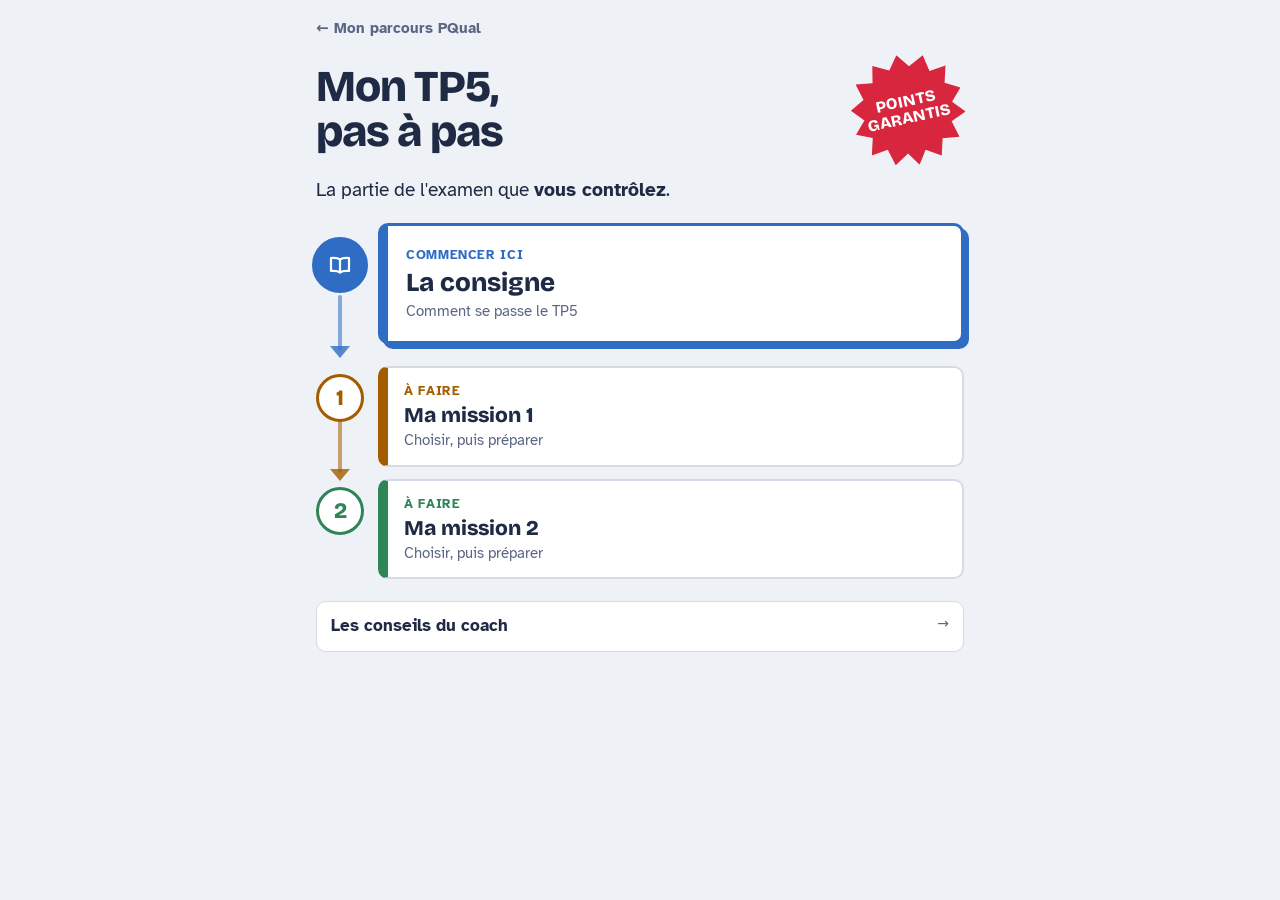
<file: jeux/tp5.html>
<!doctype html>
<html lang="fr">
<head>
<meta charset="utf-8">
<meta name="viewport" content="width=device-width, initial-scale=1">
<title>Mon coach TP5</title>
<link rel="icon" href="data:image/svg+xml,%3Csvg xmlns='http://www.w3.org/2000/svg' viewBox='0 0 32 32'%3E%3Crect x='3' y='6' width='26' height='22' rx='5' fill='%231F2A44'/%3E%3Crect x='7' y='12' width='8' height='4' rx='2' fill='%232F6CC4'/%3E%3Crect x='13' y='18' width='12' height='4' rx='2' fill='%23C43E57'/%3E%3C/svg%3E">
<link rel="preconnect" href="https://fonts.googleapis.com">
<link rel="preconnect" href="https://fonts.gstatic.com" crossorigin>
<link href="https://fonts.googleapis.com/css2?family=Atkinson+Hyperlegible:ital,wght@0,400;0,700;1,400&family=Bricolage+Grotesque:opsz,wght@12..96,600;12..96,700;12..96,800&display=swap" rel="stylesheet">
<link rel="stylesheet" href="../assets/app.css">
<script src="../assets/konvink.js"></script>
<script>
/* Même thème que le site (choisi sur l'accueil, mémorisé sur l'appareil) */
(function(){
  var r = document.documentElement;
  try{ var k = localStorage.getItem("mp-theme"); if (k) r.dataset.skin = k; }catch(e){}
  try{ var p = JSON.parse(localStorage.getItem("mp-prefs") || "{}") || {};
       ["big","plain","still"].forEach(function(x){ if (p[x]) r.setAttribute("data-"+x, ""); }); }catch(e){}
})();
</script>
<style>
:root{ --c:#2F6CC4; --on-c:#fff; --ok:#2E8558; }
body{padding-bottom:48px}
.wrap.narrow{max-width:680px}
[hidden]{display:none !important}
.btn.solid:hover{background:var(--ink); color:var(--sheet); opacity:.88}

/* Barre du haut */
.bar{display:flex; justify-content:space-between; align-items:center; gap:10px; padding-top:14px; min-height:44px}
.bar a,.bar button.link{font:inherit; font-weight:700; text-decoration:none; color:var(--ink-soft); font-size:15px; background:none; border:0; padding:0; cursor:pointer}
.bar a:hover,.bar button.link:hover{color:var(--ink)}
.save-state{font-size:12.5px; color:var(--ink-soft)}

/* Étiquettes de source */
.tag-off,.tag-no{display:inline-block; font-size:11px; font-weight:700; letter-spacing:.04em; text-transform:uppercase; border-radius:999px; padding:1px 7px; vertical-align:2px; margin-left:4px; white-space:nowrap}
.tag-off{background:var(--ink); color:var(--sheet)}
.tag-no{border:1.5px dashed var(--ink-soft); color:var(--ink-soft)}

/* Accueil du coach */
.intro h1{font-family:var(--head); font-weight:800; font-size:clamp(30px,8vw,44px); line-height:1.02; letter-spacing:-.02em; margin:18px 0 8px}
.intro p{margin:0 0 18px; font-size:18px; color:var(--ink-soft)}
.intro p b{color:var(--ink)}

.path{list-style:none; padding:0; margin:0 0 22px; position:relative}
.path li{position:relative; padding-left:62px; margin:0 0 12px}
.path li::before{content:""; position:absolute; left:23px; top:46px; bottom:-14px; width:3px; background:var(--line); border-radius:2px}
.path li:last-child::before{display:none}
.path li.done::before{background:var(--ok)}
.path .dot{position:absolute; left:0; top:8px; width:48px; height:48px; border-radius:50%; display:grid; place-items:center;
  font-family:var(--head); font-weight:800; font-size:22px; background:var(--sheet); border:3px solid var(--line); color:var(--ink-soft); z-index:1}
.path li.now .dot{border-color:var(--ink); color:var(--ink)}
.path li.done .dot{background:var(--ok); border-color:var(--ok); color:#fff}
.stage{display:block; width:100%; text-align:left; font:inherit; color:var(--ink); background:var(--sheet); border:2px solid var(--line);
  border-radius:var(--radius-sm); padding:14px 16px; cursor:pointer; text-decoration:none}
.stage:hover{border-color:var(--ink)}
.path li.now .stage{border:3px solid var(--ink); box-shadow:5px 5px 0 var(--bubble)}
.stage .st{display:block; font-size:12.5px; font-weight:700; text-transform:uppercase; letter-spacing:.05em; color:var(--ink-soft)}
.path li.now .stage .st{color:var(--bubble)}
.path li.done .stage .st{color:var(--ok)}
.stage b{display:block; font-family:var(--head); font-weight:800; font-size:21px; line-height:1.15; margin:2px 0 3px}
.stage small{display:block; font-size:15px; color:var(--ink-soft); line-height:1.35}
.stage .co-pill{display:inline-block; font-family:var(--head); font-weight:800; font-size:14px; background:var(--c); color:var(--on-c); border-radius:6px; padding:0 7px; margin-right:6px}

.result{display:flex; gap:12px; align-items:center; justify-content:space-between; flex-wrap:wrap; background:var(--sheet); border:2px dashed var(--line); border-radius:var(--radius-sm); padding:12px 16px; margin:0 0 22px}
.result b{font-family:var(--head); font-size:17px}
.result small{display:block; color:var(--ink-soft); font-size:14px}

.links h2{font-family:var(--head); font-size:15px; text-transform:uppercase; letter-spacing:.05em; color:var(--ink-soft); margin:0 0 8px}
.links ul{list-style:none; padding:0; margin:0; display:grid; gap:8px}
.links a{display:flex; justify-content:space-between; gap:10px; text-decoration:none; font-weight:700; background:var(--sheet); border:1.5px solid var(--line); border-radius:10px; padding:11px 14px}
.links a:hover{border-color:var(--ink)}
.links a span{font-weight:400; color:var(--ink-soft); font-size:14px}

/* Écrans d'étape */
.head{margin:10px 0 14px}
.head .k{font-size:13px; font-weight:700; text-transform:uppercase; letter-spacing:.05em; color:var(--ink-soft)}
.head h1{font-family:var(--head); font-weight:800; font-size:clamp(26px,7vw,34px); line-height:1.08; margin:2px 0 0; letter-spacing:-.01em}
.prog{display:flex; gap:5px; margin:10px 0 0}
.prog i{flex:1; height:6px; border-radius:3px; background:var(--line)}
.prog i.on{background:var(--ink)}
.prog i.done{background:var(--ok)}

.card{background:var(--sheet); border:1.5px solid var(--line); border-radius:var(--radius-sm); padding:16px 18px; margin:0 0 12px}
.card h2{font-family:var(--head); font-weight:800; font-size:20px; margin:0 0 6px; line-height:1.2}
.card p{margin:0 0 8px}
.card p:last-child{margin-bottom:0}
.big-rule{font-family:var(--head); font-weight:800; font-size:22px; line-height:1.25; margin:0 0 6px}
.big-rule em{font-style:normal; background:linear-gradient(transparent 60%, color-mix(in srgb,var(--bubble) 30%, transparent) 60%)}

.min-bar{display:flex; gap:3px; border-radius:10px; overflow:hidden; margin:8px 0 4px}
.min-bar span{flex:var(--m) 1 0; background:var(--ink); color:var(--sheet); text-align:center; padding:8px 2px; font-size:13px; font-weight:700; line-height:1.15}
.min-bar span small{display:block; font-weight:400; opacity:.85}
.min-bar span:last-child{background:repeating-linear-gradient(135deg,var(--ink) 0 6px, color-mix(in srgb,var(--ink) 75%, var(--sheet)) 6px 12px)}
.note-s{font-size:14px; color:var(--ink-soft); margin:4px 0 0}

.crit{list-style:none; padding:0; margin:6px 0 0; display:grid; gap:6px}
.crit li{display:grid; grid-template-columns:34px 1fr; gap:10px; align-items:start; font-size:15.5px}
.crit b{font-family:var(--head); font-size:20px; text-align:center; background:var(--paper); border-radius:8px; padding:2px 0}

.missions{display:flex; flex-wrap:wrap; gap:6px; margin:6px 0 10px}
.missions button{font:inherit; font-size:14.5px; font-weight:700; color:var(--ink); background:var(--paper); border:2px solid var(--line); border-radius:999px; padding:6px 12px; cursor:pointer}
.missions button.on{background:var(--ink); color:var(--sheet); border-color:var(--ink)}
.angles{display:grid; gap:8px}
.angle{border:1.5px solid var(--line); border-left:7px solid var(--c); border-radius:8px; padding:9px 12px; font-size:15.5px}
.angle b{font-family:var(--head)}
.angle q{display:block; font-style:italic; margin-top:3px; color:var(--ink-soft)}

/* Choix d'entrée */
.doors{display:grid; gap:10px; margin:4px 0 12px}
.door{display:block; text-align:left; font:inherit; color:var(--ink); background:var(--sheet); border:2.5px solid var(--line); border-radius:var(--radius-sm); padding:16px 18px; cursor:pointer}
.door:hover,.door:focus-visible{border-color:var(--ink)}
.door b{display:block; font-family:var(--head); font-weight:800; font-size:20px}
.door small{display:block; color:var(--ink-soft); font-size:15px; margin-top:2px}

/* Damier */
.reminder{background:var(--paper); border-left:4px solid var(--ink); border-radius:0 8px 8px 0; padding:9px 12px; margin:0 0 12px; font-size:15.5px}
.reminder b{display:block; font-size:13px; text-transform:uppercase; letter-spacing:.04em; color:var(--ink-soft)}
.dco{margin:0 0 14px}
.dco h3{font-family:var(--head); font-size:16px; margin:0 0 6px; display:flex; gap:8px; align-items:center; line-height:1.2}
.dco h3 i{font-style:normal; width:28px; height:28px; border-radius:7px; background:var(--c); color:var(--on-c); display:grid; place-items:center; font-weight:800; flex:none}
.dco h3 a{margin-left:auto; font-family:var(--body); font-size:13px; font-weight:700; color:var(--ink-soft); white-space:nowrap}
.tiles{display:grid; grid-template-columns:repeat(auto-fill,minmax(148px,1fr)); gap:8px}
.tile{font:inherit; text-align:left; color:var(--ink); background:var(--sheet); border:2px solid var(--line); border-top:6px solid var(--c); border-radius:10px; padding:8px 10px 10px; cursor:pointer; min-height:88px; position:relative}
.tile:hover{border-color:var(--c)}
.tile b{display:block; font-family:var(--head); font-weight:800; font-size:20px; line-height:1}
.tile span{display:block; font-size:13.5px; line-height:1.3; margin-top:4px}
.tile.sel{background:var(--c); color:var(--on-c)}
.tile.taken{opacity:.5}
.tile em{display:block; font-style:normal; font-size:12px; font-weight:700; margin-top:4px}
.tile.off{border-style:dashed; border-top:6px dashed var(--line); color:var(--ink-soft); cursor:default; background:transparent}

/* Fiche compétence */
dialog.sheet{border:0; padding:0; width:min(640px,100vw); max-width:100vw; max-height:90vh; margin:auto auto 0; border-radius:var(--radius-lg) var(--radius-lg) 0 0; background:var(--sheet); color:var(--ink)}
@media (min-width:700px){ dialog.sheet{margin:auto; border-radius:var(--radius-lg)} }
dialog.sheet::backdrop{background:rgba(10,14,28,.55)}
.sheet-head{background:var(--c); color:var(--on-c); padding:14px 18px 12px; position:sticky; top:0}
.sheet-head .x{position:absolute; top:10px; right:10px; font:inherit; font-size:15px; font-weight:700; border:2px solid currentColor; color:inherit; background:transparent; border-radius:999px; padding:4px 12px; cursor:pointer}
.sheet-head .code{font-family:var(--head); font-weight:800; font-size:28px; line-height:1}
.sheet-head h3{font-family:var(--head); font-weight:800; font-size:19px; line-height:1.2; margin:4px 70px 0 0}
.sheet-body{padding:12px 18px 18px}
.sheet-body h4{font-family:var(--head); font-size:15.5px; margin:12px 0 3px}
.sheet-body p,.sheet-body ul{margin:0 0 6px}
.sheet-body ul{padding-left:20px}
.sheet-body details{border:1.5px solid var(--line); border-radius:8px; padding:8px 12px; margin:10px 0}
.sheet-body summary{cursor:pointer; font-weight:700}
.sheet-acts{display:grid; gap:8px; margin-top:14px}
.sheet-acts .btn{justify-content:center; white-space:normal; text-align:center}

/* Questions */
.field{margin:0 0 16px}
.field label{display:block; font-weight:700; margin:0 0 5px; font-size:17px; line-height:1.3}
.field textarea{width:100%; font:inherit; font-size:16px; color:var(--ink); background:var(--sheet); border:2px solid var(--line); border-radius:10px; padding:10px 12px; min-height:84px; resize:vertical}
.field textarea:focus{outline:none; border-color:var(--ink)}
.starters{display:flex; flex-wrap:wrap; gap:6px; margin:6px 0 0}
.starters button{font:inherit; font-size:14px; color:var(--ink); background:var(--paper); border:1.5px solid var(--line); border-radius:999px; padding:4px 11px; cursor:pointer}
.starters button:hover{border-color:var(--ink)}
.tip{font-size:15px; color:var(--ink-soft); margin:-4px 0 14px}
.ifs{display:grid; gap:6px; margin:0 0 14px}
.ifs label{display:flex; gap:10px; align-items:flex-start; border:2px solid var(--line); border-radius:10px; padding:10px 12px; cursor:pointer; background:var(--sheet); font-size:16px}
.ifs input{width:20px; height:20px; accent-color:var(--ink); margin:2px 0 0; flex:none}
.ifs label:has(input:checked){border-color:var(--ink)}
.nav{display:flex; justify-content:space-between; gap:10px; margin:6px 0 0; position:sticky; bottom:0; padding:10px 0 12px; background:linear-gradient(transparent, var(--paper) 30%)}
.nav .btn{padding:13px 20px; font-size:16px}
.nav .btn.solid{flex:1; justify-content:center; max-width:320px; margin-left:auto}

/* Mon speech */
.speech{background:var(--sheet); border:1.5px solid var(--line); border-radius:var(--radius-sm); padding:16px 18px; margin:0 0 14px}
.speech h2{font-family:var(--head); font-weight:800; font-size:20px; margin:0 0 8px; display:flex; gap:8px; align-items:baseline; line-height:1.2}
.speech h2 i{font-style:normal; background:var(--c); color:var(--on-c); border-radius:6px; padding:0 8px; flex:none}
.sp{border-top:1.5px dashed var(--line); padding:8px 0 6px}
.sp h3{font-size:12.5px; text-transform:uppercase; letter-spacing:.05em; color:var(--ink-soft); margin:0 0 2px}
.sp p{margin:0 0 4px; white-space:pre-wrap; font-size:16.5px}
.sp .empty{color:var(--alert); font-style:italic}
.done-box{text-align:center; padding:18px 10px 6px}
.done-box b{display:block; font-family:var(--head); font-weight:800; font-size:26px}
.actions-col{display:grid; gap:8px; margin:10px 0 0}
.actions-col .btn{justify-content:center}

.foot-src{font-size:13px; color:var(--ink-soft); margin-top:24px}


/* ---- v2 : couleurs par étape, en-têtes pleins ---- */
.intro p{font-size:19px; color:var(--ink)}
.path li .dot{border-color:var(--s); color:var(--s)}
.path li.now .dot, .path li.done .dot{background:var(--s); border-color:var(--s); color:var(--on-s)}
.path li.done::before{background:var(--s)}
.path .stage{border-left:10px solid var(--s)}
.path li.now .stage{border:3px solid var(--s); border-left-width:10px; box-shadow:5px 5px 0 var(--s)}
.path .stage .st, .path li.now .stage .st, .path li.done .stage .st{color:var(--s)}
button.result{width:100%; font:inherit; color:var(--ink); cursor:pointer; text-align:left; border-style:solid}
button.result:hover{border-color:var(--ink)}
button.result span{font-weight:700}
.links ul{gap:6px}
.head{background:var(--s); color:var(--on-s); border-radius:var(--radius-sm); padding:14px 16px 14px; margin:10px 0 14px}
.head .k{color:inherit; opacity:.85; display:flex; align-items:center; gap:8px; flex-wrap:wrap}
.chip-min{background:var(--on-s); color:var(--s); border-radius:999px; padding:0 9px; font-size:12.5px; letter-spacing:0; text-transform:none; opacity:1}
.head .prog i{background:color-mix(in srgb, var(--on-s) 30%, transparent)}
.head .prog i.on{background:var(--on-s)}
.head .prog i.done{background:color-mix(in srgb, var(--on-s) 70%, transparent)}
.nav .btn.solid, .actions-col .btn.solid{background:var(--s); border-color:var(--s); color:var(--on-s)}
.card h2{display:flex; align-items:center; gap:8px}
.card h2::before{content:""; width:10px; height:10px; border-radius:50%; background:var(--s); flex:none}
.rule-card{border:3px solid var(--s)}
.big-rule em{background:linear-gradient(transparent 58%, color-mix(in srgb,var(--s) 35%, transparent) 58%)}
.min-bar span{background:var(--s); color:var(--on-s)}
.min-bar span:last-child{background:repeating-linear-gradient(135deg,var(--s) 0 6px, color-mix(in srgb,var(--s) 70%, var(--sheet)) 6px 12px)}
.crit{counter-reset:k}
.crit li{display:flex; gap:10px; align-items:baseline; counter-increment:k; font-size:16.5px}
.crit li::before{content:counter(k); flex:none; width:26px; height:26px; border-radius:50%; background:var(--s); color:var(--on-s); display:grid; place-items:center; font-weight:800; font-size:14px; transform:translateY(5px)}
.reminder{border-left-color:var(--s)}
.door{border-left:8px solid var(--s)}
.door:hover,.door:focus-visible{border-color:var(--s)}
.field textarea:focus{border-color:var(--s)}
.tips{list-style:none; padding:0; margin:0 0 12px; display:grid; gap:8px; counter-reset:t}
.tips li{counter-increment:t; display:grid; grid-template-columns:34px 1fr; column-gap:12px; background:var(--sheet); border:1.5px solid var(--line); border-radius:var(--radius-sm); padding:12px 14px}
.tips li::before{content:counter(t); grid-row:span 2; width:34px; height:34px; border-radius:50%; background:var(--ink); color:var(--sheet); display:grid; place-items:center; font-family:var(--head); font-weight:800}
.tips b{font-family:var(--head); font-size:18px}
.tips span{color:var(--ink-soft); font-size:15.5px}
.reset{margin:22px 0 0; text-align:center}
.reset .btn{border-color:var(--line); color:var(--ink-soft); font-size:14px; padding:8px 16px}
.reset .btn:hover{border-color:var(--ink); background:transparent; color:var(--ink)}
.reset .btn.armed{border-color:var(--alert); background:var(--alert); color:#fff}
.reset small{display:block; margin-top:6px; font-size:13.5px; color:var(--alert)}

/* ---- v3 ---- */
.path li.grp{padding-left:0; margin:6px 0 8px; font-size:13px; font-weight:800; text-transform:uppercase; letter-spacing:.08em; color:var(--ink-soft)}
.path li.grp::before{display:none}
.path li.grp ~ li.grp{margin-top:18px}
.erase{display:inline-block; margin:6px 0 0; font:inherit; font-size:13.5px; font-weight:700; color:var(--ink-soft); background:none; border:0; padding:4px 0; text-decoration:underline; text-underline-offset:3px; cursor:pointer}
.erase:hover{color:var(--ink)}
.erase.armed{color:#fff; background:var(--alert); text-decoration:none; border-radius:999px; padding:5px 12px}
.say{font-size:18px; margin:0}
.two{display:grid; grid-template-columns:1fr 1fr; gap:8px; margin:0 0 12px}
.two div{background:var(--s); color:var(--on-s); border-radius:var(--radius-sm); padding:14px; text-align:center}
.two b{display:block; font-family:var(--head); font-size:18px}
.two span{display:block; font-family:var(--head); font-weight:800; font-size:30px; line-height:1.1}
.parts{margin:12px 0 0; display:grid; gap:8px}
.parts div{display:grid; grid-template-columns:92px 1fr; gap:10px; align-items:baseline; border-top:1.5px dashed var(--line); padding-top:8px}
.parts dt{font-family:var(--head); font-weight:800; color:var(--s)}
.parts dd{margin:0; font-size:16px}
.yesno{list-style:none; padding:0; margin:0 0 12px; display:grid; gap:8px}
.yesno li{display:flex; gap:10px; align-items:baseline; background:var(--sheet); border:1.5px solid var(--line); border-radius:10px; padding:11px 14px; font-size:16.5px}
.yesno li::before{flex:none; width:24px; height:24px; border-radius:50%; display:grid; place-items:center; font-weight:800; font-size:14px; transform:translateY(4px)}
.yesno li.y::before{content:"✓"; background:var(--s); color:var(--on-s)}
.yesno li.n::before{content:"✕"; background:var(--line); color:var(--ink)}
.yesno li.n{color:var(--ink-soft)}
.next-steps ol{list-style:none; padding:0; margin:8px 0 0; display:grid; gap:6px}
.next-steps li{border-left:8px solid var(--s); background:var(--paper); border-radius:6px; padding:8px 12px; font-size:16.5px}
.next-steps li.end{border-left-color:var(--ink)}
.next-steps li b{display:block; font-size:12.5px; text-transform:uppercase; letter-spacing:.05em; color:var(--ink-soft)}
.angles-help{padding:10px 14px}
.angles-help summary{cursor:pointer; font-weight:700}

/* ---- v4 ---- */
.path li::before{left:22px; width:4px; top:54px; bottom:-6px; background:var(--s); opacity:.55; border-radius:2px}
.path li::after{content:""; position:absolute; left:14px; bottom:-14px; border:10px solid transparent; border-top:12px solid var(--s); border-bottom:0; opacity:.8; z-index:2}
.path li:last-child::after, .path li.grp::after{display:none}
.path li.done::before{opacity:.9}
.path li.first{margin-bottom:22px}
.path li.first .stage{padding:20px 18px}
.path li.first .stage b{font-size:26px}
.path li.first .dot{width:56px; height:56px; font-size:26px; left:-4px; top:14px}
.path li.first::before{top:72px}
.intro{position:relative}
.intro-top{display:flex; justify-content:space-between; align-items:center; gap:10px; margin:10px 0 10px}
.intro-top h1{margin:0}
.promo{background:var(--sheet); border:2px solid var(--burst); border-radius:var(--radius-sm); padding:10px 14px; margin:0 0 10px !important; font-size:16.5px !important; color:var(--ink) !important}
.burst{--burst:#D7263D; flex:none; width:112px; height:112px; display:grid; place-items:center;
  background:var(--burst); color:#fff; text-align:center; transform:rotate(-12deg);
  clip-path:polygon(50% 0%,59% 12%,73% 5%,76% 20%,91% 18%,87% 33%,100% 40%,90% 51%,100% 62%,86% 68%,90% 83%,75% 81%,71% 96%,58% 88%,50% 100%,42% 88%,29% 96%,25% 81%,10% 83%,14% 68%,0% 62%,10% 51%,0% 40%,13% 33%,9% 18%,24% 20%,27% 5%,41% 12%);
  animation:pulse 2.4s ease-in-out infinite}
.intro{--burst:#D7263D}
.burst span{font-family:var(--head); font-weight:800; font-size:16px; line-height:1.05; text-transform:uppercase; letter-spacing:.02em}
@keyframes pulse{0%,100%{transform:rotate(-12deg) scale(1)} 50%{transform:rotate(-8deg) scale(1.07)}}
.ex-btn{display:grid; grid-template-columns:40px 1fr auto; gap:12px; align-items:center; width:100%; text-align:left; font:inherit; color:var(--ink);
  background:var(--sheet); border:3px solid var(--s); border-radius:var(--radius-sm); padding:12px 14px; margin:0 0 12px; cursor:pointer; box-shadow:4px 4px 0 var(--s);
  animation:nudge 2.6s ease-in-out infinite}
.ex-btn b{display:block; font-family:var(--head); font-size:17px; line-height:1.2}
.ex-btn small{display:block; font-weight:700; color:var(--s); font-size:14.5px}
.ex-ico{width:40px; height:40px; border-radius:50%; background:var(--s); color:var(--on-s); display:grid; place-items:center; font-family:var(--head); font-weight:800; font-size:22px}
.ex-go{font-size:22px; font-weight:800; color:var(--s)}
.ex-btn:hover{transform:translate(-1px,-1px); box-shadow:6px 6px 0 var(--s); animation:none}
@keyframes nudge{0%,80%,100%{transform:translateX(0)} 86%{transform:translateX(5px)} 92%{transform:translateX(-2px)}}
@media (prefers-reduced-motion:reduce){ .burst,.ex-btn{animation:none} }
:root[data-still] .burst, :root[data-still] .ex-btn{animation:none}
@media (max-width:380px){ .burst{width:96px; height:96px} .burst span{font-size:14px}  }

/* ---- v5 : le piège ---- */
.alert-ico{flex:none; width:30px; height:28px; display:block; border:0; padding:0; margin:0; background:none}
.alert-ico.big{width:40px; height:37px}
.trap{position:relative; border:3px solid #D7263D; border-radius:var(--radius-sm); padding:12px 14px 14px; background:color-mix(in srgb,#D7263D 6%, var(--sheet))}
.trap-alert{display:flex; gap:10px; align-items:center; color:color-mix(in srgb,#D7263D 70%,var(--ink)); font-size:17px; line-height:1.25}
.trap-k{font-size:14.5px; color:var(--ink-soft); margin:8px 0 8px}
.tell{position:relative; display:grid; grid-template-columns:28px 1fr; column-gap:10px; border-radius:10px; padding:10px 12px; margin:0 0 8px; background:var(--sheet); border:2px solid var(--line)}
.tell p{margin:0; font-style:italic; font-size:15.5px; position:relative}
.tell small{grid-column:2; display:block; margin-top:4px; font-weight:700; font-size:14px}
.tell .mark{grid-row:span 2; width:28px; height:28px; border-radius:50%; display:grid; place-items:center; font-weight:800; color:#fff}
.tell.bad .mark{background:#D7263D} .tell.bad small{color:color-mix(in srgb,#D7263D 70%,var(--ink))}
.tell.good .mark{background:var(--ok)} .tell.good small{color:var(--ok)}
.tell.bad p{text-decoration:line-through; text-decoration-thickness:2.5px; text-decoration-color:#D7263D}
.replay{font:inherit; font-size:13.5px; font-weight:700; color:var(--ink-soft); background:none; border:0; text-decoration:underline; cursor:pointer; padding:2px 0}
/* animation : la mauvaise version apparaît, tremble, est barrée ; puis la bonne arrive */
.trap.play .trap-alert .alert-ico{animation:blink 1s ease-in-out 3}
.trap.play .tell.bad{animation:pop .4s ease-out both, shake .5s .9s ease-in-out both}
.trap.play .tell.bad .mark, .trap.play .tell.bad small{animation:fadein .3s 1.4s both}
.trap.play .tell.bad p{animation:strike .5s 1.4s both, dim .4s 2s forwards}
.trap.play .tell.good{animation:slidein .5s 2.4s ease-out both}
.trap.play .tell.good .mark{animation:popmark .4s 2.9s both}
@keyframes pop{from{opacity:0; transform:scale(.96)} to{opacity:1; transform:none}}
@keyframes shake{0%,100%{transform:translateX(0)} 20%{transform:translateX(-6px)} 40%{transform:translateX(6px)} 60%{transform:translateX(-4px)} 80%{transform:translateX(3px)}}
@keyframes strike{from{text-decoration-color:transparent} to{text-decoration-color:#D7263D}}
@keyframes fadein{from{opacity:0} to{opacity:1}}
@keyframes dim{to{opacity:.5}}
@keyframes slidein{from{opacity:0; transform:translateY(14px)} to{opacity:1; transform:none}}
@keyframes popmark{0%{transform:scale(0)} 70%{transform:scale(1.25)} 100%{transform:scale(1)}}
@keyframes blink{50%{transform:scale(1.2)}}
.ex-btn{border-color:#D7263D !important; box-shadow:4px 4px 0 #D7263D !important}
.ex-btn small, .ex-btn .ex-go{color:color-mix(in srgb,#D7263D 70%,var(--ink)) !important}
.angle-keep{display:flex; gap:10px; align-items:flex-start; border:2px solid #D7263D; border-radius:10px; padding:9px 12px; margin:0 0 14px; background:color-mix(in srgb,#D7263D 5%, var(--sheet)); font-size:15px}
.angle-keep b{display:block; color:color-mix(in srgb,#D7263D 70%,var(--ink)); font-size:15.5px}
@media (prefers-reduced-motion:reduce){ .trap.play *{animation:none !important} }
:root[data-still] .trap.play *{animation:none !important}

/* ---- v6 : aide pour trouver une mission ---- */
.coach-btn{display:grid; grid-template-columns:58px 1fr auto; gap:12px; align-items:center; width:100%; text-align:left; font:inherit; color:var(--ink);
  background:var(--sheet); border:3px solid #D7263D; border-radius:var(--radius-sm); padding:10px 14px; margin:0 0 16px; cursor:pointer; box-shadow:4px 4px 0 #D7263D}
.coach-btn b{display:block; font-family:var(--head); font-size:17px; line-height:1.2}
.coach-btn small{display:block; font-weight:700; color:color-mix(in srgb,#D7263D 70%,var(--ink)); font-size:14.5px}
.coach-btn .ex-go{color:color-mix(in srgb,#D7263D 70%,var(--ink))}
.coach-btn:hover{transform:translate(-1px,-1px); box-shadow:6px 6px 0 #D7263D}
.mini-burst{width:58px; height:58px; display:grid; place-items:center; background:#D7263D; color:#fff;
  clip-path:polygon(50% 0%,59% 12%,73% 5%,76% 20%,91% 18%,87% 33%,100% 40%,90% 51%,100% 62%,86% 68%,90% 83%,75% 81%,71% 96%,58% 88%,50% 100%,42% 88%,29% 96%,25% 81%,10% 83%,14% 68%,0% 62%,10% 51%,0% 40%,13% 33%,9% 18%,24% 20%,27% 5%,41% 12%);
  animation:pulse 2.4s ease-in-out infinite}
.mini-burst span{font-family:var(--head); font-weight:800; font-size:12px; text-transform:uppercase; letter-spacing:.02em}
.find{list-style:none; padding:0; margin:4px 0 0; display:grid; gap:10px; counter-reset:f}
.find > li{counter-increment:f; display:grid; grid-template-columns:30px 1fr; column-gap:10px; border-bottom:1.5px dashed var(--line); padding-bottom:10px}
.find > li::before{content:counter(f); grid-row:span 3; width:30px; height:30px; border-radius:50%; background:#D7263D; color:#fff; display:grid; place-items:center; font-weight:800}
.find b{font-family:var(--head); font-size:17px}
.find span{color:var(--ink-soft); font-size:15.5px}
.find ul{margin:4px 0 0; padding-left:18px; font-size:15.5px}
@media (prefers-reduced-motion:reduce){ .mini-burst{animation:none} }
:root[data-still] .mini-burst{animation:none}

/* ---- v7 : jargon pro, speech, chrono ---- */
.vocab{border:2px solid var(--s); border-radius:var(--radius-sm); padding:10px 12px; margin:0 0 12px; background:var(--sheet)}
.vocab-h{display:flex; justify-content:space-between; align-items:center; gap:8px; margin:0 0 6px}
.vocab-h b{font-family:var(--head); font-size:16px}
.vocab-n{font-size:13px; font-weight:800; background:var(--s); color:var(--on-s); border-radius:999px; padding:1px 10px; white-space:nowrap}
.vocab-w{display:flex; flex-wrap:wrap; gap:6px}
.vocab-w button{font:inherit; font-size:14px; font-weight:700; color:var(--ink); background:var(--paper); border:1.5px dashed var(--s); border-radius:8px; padding:4px 10px; cursor:pointer}
.vocab-w button.on{background:var(--s); color:var(--on-s); border-style:solid}
.vocab small{display:block; margin-top:6px; color:var(--ink-soft); font-size:13px}
.pro{border-left:4px solid var(--ink); background:var(--paper); border-radius:0 8px 8px 0; padding:9px 12px; margin:0 0 12px}
.pro > b{display:block; font-size:12.5px; text-transform:uppercase; letter-spacing:.05em; color:var(--ink-soft); margin-bottom:4px}
.pro-row{display:grid; grid-template-columns:1fr auto 1.3fr; gap:8px; align-items:baseline; font-size:15px; padding:3px 0}
.pro-row::after{content:""; order:2}
.pro-row s{color:var(--ink-soft); text-decoration-color:#D7263D; text-decoration-thickness:2px}
.pro-row span{font-weight:700; grid-column:3}
.pro-row s{grid-column:1}
.pro-row::before{content:"→"; grid-column:2; grid-row:1; font-weight:800; color:var(--s)}
@media (max-width:420px){ .pro-row{grid-template-columns:1fr} .pro-row::before{display:none} .pro-row s,.pro-row span{grid-column:1} }
.speech .lead{font-style:italic; color:var(--ink-soft); font-size:15.5px}
.speech .q-if{font-weight:700; font-style:italic}
.speech .empty{color:var(--alert); font-style:italic}
.vocab-sum{margin:10px 0 0; padding-top:8px; border-top:1.5px dashed var(--line); font-size:14.5px; color:var(--ink-soft)}
.chrono{background:var(--sheet); border:3px solid var(--s); border-radius:var(--radius-sm); padding:14px; margin:0 0 12px; position:sticky; top:6px; z-index:3}
.ch-now{display:flex; justify-content:space-between; align-items:baseline; gap:10px}
.ch-now span{font-family:var(--head); font-weight:800; font-size:22px}
.ch-now b{font-family:var(--head); font-weight:800; font-size:34px; color:var(--s); font-variant-numeric:tabular-nums}
.ch-bar{display:flex; gap:3px; margin:8px 0 10px}
.ch-bar span{min-width:0; text-align:center; font-size:12.5px; font-weight:700; padding:6px 2px; border-radius:5px; background:var(--paper); color:var(--ink-soft); overflow:hidden; text-overflow:ellipsis; white-space:nowrap}
.ch-bar span.on{background:var(--s); color:var(--on-s)}
.ch-bar span.done{background:color-mix(in srgb,var(--s) 35%, var(--paper)); color:var(--ink)}
.ch-btns{display:grid; grid-template-columns:1.3fr 1fr 1fr; gap:6px}
.ch-btns .btn{padding:9px 6px; font-size:15px; justify-content:center}
.ch-btns .btn.solid{background:var(--s); border-color:var(--s); color:var(--on-s)}
.selfcheck{background:var(--sheet); border:1.5px solid var(--line); border-radius:var(--radius-sm); padding:12px 14px; margin:0 0 12px; display:grid; gap:4px}
.selfcheck > b{font-family:var(--head); font-size:17px; margin-bottom:4px}
.selfcheck label{display:flex; gap:10px; align-items:flex-start; padding:6px 0; font-size:16px; cursor:pointer}
.selfcheck input{width:22px; height:22px; accent-color:var(--s); flex:none; margin:1px 0 0}
.co-ex-row{display:flex; gap:10px; align-items:center; font-weight:700}
.co-ex-row .pill{font-family:var(--head); font-weight:800; background:var(--c); color:var(--on-c); border-radius:7px; padding:2px 9px; flex:none}
.co-ex-eq{margin:2px 0 10px 50px; font-family:var(--head); font-weight:800; font-size:18px; color:var(--s)}
.co-ex-eq:last-child{margin-bottom:0}
.mini-damier{display:grid; gap:4px; margin:0 0 12px}
.md-row{display:flex; gap:4px; align-items:center}
.md-row i{font-style:normal; width:26px; height:26px; border-radius:6px; background:var(--c); color:var(--on-c); display:grid; place-items:center; font-weight:800; font-size:13px; flex:none}
.md-row span{flex:1; text-align:center; font-size:13px; font-weight:700; padding:4px 0; border-radius:6px; background:var(--sheet); border:1.5px solid var(--line); border-top:4px solid var(--c)}
.talk-pro{border:3px solid var(--s)}
.talk-pro .pro-row{background:var(--paper); border-radius:8px; padding:8px 10px; margin:6px 0 10px}
.talk-list{list-style:none; padding:0; margin:0 0 8px; display:flex; flex-wrap:wrap; gap:6px}
.talk-list li{background:var(--s); color:var(--on-s); font-weight:700; font-size:14.5px; border-radius:999px; padding:4px 12px}

.ex-tag{display:inline-block; vertical-align:2px; font-family:var(--body); font-size:11.5px; font-weight:800; letter-spacing:.06em; text-transform:uppercase; color:#fff; background:#D7263D; border-radius:4px; padding:2px 7px; margin:0 0 6px}
h4 .ex-tag, h2 .ex-tag{margin:0 0 0 6px}
.co-ex .ex-tag, .talk-pro > .ex-tag, .trap > .ex-tag{display:table}
.pro > .ex-tag{margin-left:6px}
.two small{display:block; font-size:13.5px; opacity:.9}
.profil{display:block; text-decoration:none; color:var(--ink-soft); background:#fff; border:1.5px solid var(--line); border-radius:var(--radius-sm); padding:6px; margin:0 0 12px}
.profil img{display:block; width:100%; height:auto; border-radius:6px}
.profil span{display:block; text-align:center; font-size:13px; font-weight:700; margin-top:6px}

/* ---- v8 : une idée par écran ---- */
.lede{font-size:19px !important; color:var(--ink) !important; margin:0 0 18px !important}
.path .dot svg{display:block}
.one{font-size:20px; line-height:1.35; margin:14px 2px 18px}
.one.big{font-family:var(--head); font-weight:800; font-size:24px; line-height:1.2}
.one.big em{font-style:normal; background:linear-gradient(transparent 58%, color-mix(in srgb,var(--s) 35%, transparent) 58%)}
.hero-n{background:var(--s); color:var(--on-s); border-radius:var(--radius-lg); text-align:center; padding:26px 10px 20px}
.hero-n b{display:block; font-family:var(--head); font-weight:800; font-size:96px; line-height:.9}
.hero-n span{display:block; font-family:var(--head); font-weight:800; font-size:22px; margin-top:4px}
.two div{padding:22px 10px}
.prism{position:relative; background:var(--sheet); border:1.5px solid var(--line); border-radius:var(--radius-sm); padding:12px 12px 10px; text-align:center}
.prism .ex-tag{display:table; margin:0 auto 10px 0}
.pm-mission{display:inline-block; font-family:var(--head); font-weight:800; font-size:18px; background:var(--ink); color:var(--sheet); border-radius:12px; padding:10px 16px}
.pm-arrows{display:grid; grid-template-columns:repeat(3,1fr); height:34px; margin:4px 0}
.pm-arrows i{position:relative}
.pm-arrows i::before{content:""; position:absolute; left:50%; top:0; bottom:8px; width:3px; background:var(--s); transform-origin:top}
.pm-arrows i:nth-child(1)::before{transform:rotate(35deg)}
.pm-arrows i:nth-child(3)::before{transform:rotate(-35deg)}
.pm-arrows i::after{content:""; position:absolute; left:50%; bottom:0; transform:translateX(-50%); border:7px solid transparent; border-top:9px solid var(--s); border-bottom:0}
.pm-arrows i:nth-child(1)::after{left:calc(50% - 14px)} .pm-arrows i:nth-child(3)::after{left:calc(50% + 14px)}
.pm-cos{display:grid; grid-template-columns:repeat(3,1fr); gap:6px}
.pm-cos div{border:2.5px solid var(--s); border-radius:10px; padding:8px 4px; background:var(--paper)}
.pm-cos b{display:block; font-family:var(--head); font-weight:800; font-size:20px; color:var(--s)}
.pm-cos span{display:block; font-size:13.5px; line-height:1.25}
.prism.play .pm-mission{animation:pop .4s both}
.prism.play .pm-arrows i:nth-child(1), .prism.play .pm-cos div:nth-child(1){animation:fadein .4s .6s both}
.prism.play .pm-arrows i:nth-child(2), .prism.play .pm-cos div:nth-child(2){animation:fadein .4s 1.2s both}
.prism.play .pm-arrows i:nth-child(3), .prism.play .pm-cos div:nth-child(3){animation:fadein .4s 1.8s both}
.prism .replay{display:block; margin:8px auto 0}
:root[data-still] .prism.play *{animation:none !important}
@media (prefers-reduced-motion:reduce){ .prism.play *{animation:none !important} }
.rules-2{list-style:none; padding:0; margin:0; display:grid; gap:8px}
.rules-2 li{border-radius:10px; padding:10px 14px; font-size:16.5px; background:var(--sheet); border:2px solid var(--line)}
.rules-2 li b{display:block; font-family:var(--head)}
.rules-2 li.no{border-color:#D7263D}
.rules-2 li.no b{color:color-mix(in srgb,#D7263D 70%,var(--ink))}
.rules-2 li.meh{border-style:dashed}
.parts{background:var(--sheet); border:1.5px solid var(--line); border-radius:var(--radius-sm); padding:4px 14px 12px}
.parts dd{font-size:17px}
.crit{background:var(--sheet); border:1.5px solid var(--line); border-radius:var(--radius-sm); padding:14px}
.tile.avoid{border-top-color:var(--line)}
.tile.avoid em{color:var(--ink-soft)}
.avoid-note{border:2px dashed var(--ink-soft); border-radius:8px; padding:8px 12px; margin:6px 0 4px !important; font-size:15px}
@media print{
  body{background:#fff; color:#000; font-size:11.5pt; padding:0; -webkit-print-color-adjust:exact; print-color-adjust:exact}
  .screen,.bar,.foot-src,dialog{display:none !important}
  #s-speech{display:block !important}
  #s-speech .no-print{display:none !important}
  .speech{border:1px solid #999; break-inside:avoid}
}
</style>
</head>
<body>
<div class="wrap narrow">
  <div class="bar">
    <a href="../index.html" id="barBack">&larr; Mon parcours PQual</a>
    <span class="save-state" id="saveState">Enregistré sur cet appareil</span>
  </div>

  <section class="screen" id="s-home"></section>
  <section class="screen" id="s-learn" hidden></section>
  <section class="screen" id="s-co" hidden></section>
  <section class="screen" id="s-speech" hidden></section>
  <section class="screen" id="s-tips" hidden></section>

  <p class="foot-src" id="footSrc" hidden>Sources officielles : présentation PQUAL « Partie pratique 3Cp » (version 28.01.26) et plan de formation employé·e de commerce CFC. Ce qui est marqué est une aide de l'Espace Entreprise. Vos réponses restent sur cet appareil.</p>
</div>

<dialog class="sheet" id="sheet"></dialog>

<script>
const DCO = {
  A:"Travail au sein de structures d'activité et d'organisation dynamiques",
  B:"Interaction dans un milieu de travail interconnecté",
  C:"Coordination des processus de travail en entreprise",
  D:"Gestion des relations avec les clients et les fournisseurs",
  E:"Utilisation des technologies numériques du monde du travail"
};
/* Compétences liées aux options : non sélectionnables pour le TP5 */
const OFF = {
  c6:"Exécuter des travaux de comptabilité financière",
  d5:"Situations exigeantes dans la langue nationale",
  d6:"Situations exigeantes dans la langue étrangère",
  e5:"Mettre en place et gérer des technologies",
  e6:"Évaluer de grandes quantités de données"
};
/* t  = intitulé officiel (profil de qualification)
   off = situation de travail du plan de formation (officiel)
   bref, angle, ex = aides de l'Espace Entreprise (non officiel)
   easy = facile à illustrer à l'Espace Entreprise (non officiel) */
const CO = {
a1:{t:"Examiner et développer des compétences commerciales", easy:0,
 bref:"Faire le point sur ce que vous savez faire, et vous fixer des objectifs pour progresser.",
 angle:"Votre propre progression : un bilan, un objectif que vous vous êtes fixé, ce que vous avez changé.",
 ex:["Préparer et mener votre entretien de bilan de stage","Vous fixer un objectif précis (ex. des courriels sans fautes) et l'atteindre","Demander un retour et changer votre façon de travailler"],
 off:"Les employés de commerce s'informent sur les possibilités de développement dans leur champ professionnel. Ils procèdent régulièrement à un bilan personnel et, en concertation avec leur supérieur hiérarchique, définissent des mesures pour continuer à développer leurs compétences professionnelles."},
a2:{t:"Développer et utiliser des réseaux propres au domaine commercial", easy:0,
 bref:"Créer des contacts utiles et s'en servir pour avancer dans son travail.",
 angle:"Les personnes que vous avez contactées, et ce que ce contact vous a permis d'obtenir.",
 ex:["Trouver la bonne personne dans une autre équipe pour débloquer un dossier","Reprendre contact avec quelqu'un d'un ancien stage pour une information","Vous présenter et créer un contact lors d'un événement"],
 off:"Les employés de commerce développent un réseau spécifique à leur profession et entretiennent leurs contacts avec d'autres professionnels par le biais de divers canaux. Ils utilisent leurs contacts pour se présenter lors de mandats, obtenir des informations pertinentes et échanger sur leurs expériences."},
a3:{t:"Recevoir et exécuter des mandats propres au domaine commercial", easy:1,
 bref:"Recevoir une demande, la comprendre, la réaliser et livrer un résultat qui satisfait.",
 angle:"Le chemin du mandat : comprendre la demande, planifier, livrer, recevoir le retour.",
 ex:["Un mandat reçu de votre formateur, avec un délai serré","Une demande floue que vous avez fait préciser avant de commencer","Un travail rendu, corrigé après un retour, puis validé"],
 off:"Les employés de commerce vendent leur profil de compétence dans des situations de concurrence interne et externe pour des mandats propres au domaine commercial. Ils fournissent des services conformément aux mandats qui leur ont été confiés et vérifient la bonne exécution du mandat à la satisfaction du client. Les employés de commerce réfléchissent à leur réussite, analysent leurs actions et en déduisent des mesures d'amélioration."},
a4:{t:"Agir de manière responsable dans la société", easy:0,
 bref:"Faire des choix réfléchis et responsables, pour soi et pour l'entreprise.",
 angle:"Un choix responsable que vous avez fait au travail, et son effet.",
 ex:["Proposer un geste durable au bureau (papier, énergie, tri)","Refuser ou signaler une demande qui vous semblait incorrecte","Tenir compte de l'égalité ou de l'inclusion dans un document"],
 off:"Les employés de commerce agissent de manière responsable sur le plan personnel et dans la société. Ils planifient leurs actions consciemment et en tirent des conclusions pour eux-mêmes et leurs activités en tant qu'employés de commerce. En outre, les employés de commerce construisent leur identité de manière réfléchie et analysent son impact sur la société et l'entreprise."},
a5:{t:"Intégrer des questions politiques et une approche culturelle dans ses actions", easy:0,
 bref:"Tenir compte des valeurs, de la politique et de la culture dans son travail.",
 angle:"Une situation où une question de valeurs, de culture ou d'actualité politique a influencé ce que vous avez fait.",
 ex:["Adapter une communication à un public d'une autre culture","Défendre un point de vue avec des arguments dans un débat d'équipe","Participer à un projet culturel ou sportif"],
 off:"Les employés de commerce analysent les questions politiques actuelles ainsi que les intérêts et les valeurs des parties prenantes. Ils développent leurs attitudes et leurs valeurs pour créer leur propre cadre de référence éthique. Ils exercent leurs droits politiques et incluent les questions politiques pertinentes dans leurs actions en tant qu'employés de commerce. En outre, les employés de commerce développent et élargissent leurs propres formes de création et d'expression. Ils en tirent des conclusions pour eux-mêmes et pour leurs actions en tant qu'employés de commerce."},
b1:{t:"Collaborer et communiquer dans différentes équipes", easy:1,
 bref:"Bien travailler avec les autres, même quand l'équipe change ou que ça coince.",
 angle:"Comment vous avez travaillé avec l'équipe : vous intégrer, respecter les règles, régler une tension.",
 ex:["Vous intégrer dans une nouvelle équipe au début d'un stage","Régler un désaccord sur la répartition des tâches","Travailler avec un·e collègue dans une autre langue"],
 off:"Les employés de commerce exercent leurs activités dans des constellations d'équipes changeantes. Ils communiquent dans la langue nationale de la région, en anglais ou dans une deuxième langue nationale. Les employés de commerce s'informent des coutumes propres à d'autres cultures et en tiennent compte dans leurs activités de coopération et de communication. Ils respectent à tout moment les directives, les accords et les délais et prennent des mesures en temps utile en cas d'écarts."},
b2:{t:"Coordonner les interfaces dans les processus en entreprise", easy:0,
 bref:"Faire le lien entre deux équipes ou services pour que l'information passe bien.",
 angle:"Le passage d'une information ou d'un travail entre deux équipes, et comment vous avez évité le malentendu.",
 ex:["Transmettre une demande d'une équipe à une autre","Expliquer simplement un document technique à quelqu'un","Proposer une meilleure façon de se passer les dossiers"],
 off:"Les employés de commerce font le lien au niveau des interfaces entre divers domaines de fonctions et groupes d'intérêts et intègrent les différents intérêts des acteurs impliqués dans leur travail. Ils coordonnent les interfaces avec des outils propres au domaine commercial, traduisent des contenus techniques et spécialisés exigeants en informations adaptées au public cible et documentent les activités correspondantes. Ils font des suggestions d'amélioration aux services compétents."},
b3:{t:"Participer aux discussions économiques", easy:0,
 bref:"Discuter d'un sujet économique et comprendre son effet sur l'entreprise.",
 angle:"Un sujet économique dont vous avez parlé, comment vous vous êtes informé·e, et ce que ça change pour l'entreprise.",
 ex:["La hausse des prix d'un fournisseur et ce qu'elle change","Présenter une actualité économique à l'équipe","Argumenter votre avis en séance, sources à l'appui"],
 off:"Les employés de commerce discutent de sujets économiques avec leurs collègues en tenant compte notamment des questions d'éthique, de morale, de technologie, d'écologie, de durabilité et de droit. En cas d'incertitude, ils font des recherches sur Internet et remettent en question le sérieux et la qualité de leurs résultats. Les employés de commerce réfléchissent aux développements actuels de la politique économique et à leur impact sur le secteur économique et sur l'entreprise dans laquelle ils travaillent. Ils expliquent également les intérêts spécifiques de l'entreprise aux différents groupes d'intérêts."},
b4:{t:"Exécuter des tâches de gestion de projets propres au domaine commercial et traiter des projets partiels", easy:1,
 bref:"Prendre en charge une partie d'un projet : planning, budget, suivi.",
 angle:"Votre rôle dans un projet : ce que vous avez planifié, suivi, et comment vous avez réagi à un retard.",
 ex:["Une partie d'un projet d'équipe avec un calendrier","Tenir un tableau de suivi des tâches","Signaler un retard et proposer une solution"],
 off:"Les employés de commerce traitent des petits lots de travail et des projets partiels. Ils créent et gèrent des environnements de travail, élaborent des calendriers et coordonnent la collaboration des acteurs impliqués. Les employés de commerce surveillent le déroulement du projet et informent la direction du projet et les autres personnes concernées en cas d'écarts."},
b5:{t:"Participer à la réalisation de processus de changement en entreprise", easy:0,
 bref:"Accompagner un changement dans l'entreprise et y contribuer.",
 angle:"Un changement (outil, procédure, organisation) : comment vous l'avez vécu, aidé, amélioré.",
 ex:["Le passage à un nouvel outil ou logiciel","Une nouvelle procédure à appliquer dans l'équipe","Une idée d'amélioration que vous avez proposée"],
 off:"Les employés de commerce s'informent sur les processus de changement en entreprise et leur signification pour leur domaine d'activité. Ils analysent les effets sur leur environnement de travail, soumettent des idées de mise en œuvre et mettent en œuvre les changements selon les instructions de leur supérieur."},
c1:{t:"Planifier, coordonner et optimiser des tâches et des ressources dans un environnement de travail commercial", easy:1,
 bref:"Organiser son travail, gérer les priorités, organiser un événement.",
 angle:"Comment vous avez organisé le travail : priorités, temps, ressources, événement.",
 ex:["Une journée chargée que vous avez réussi à prioriser","Organiser un événement interne (séance, apéro, visite)","Revoir votre planning après un imprévu"],
 off:"Les employés de commerce planifient et coordonnent des tâches et les ressources. Ils recherchent des informations et veillent à ce que les ressources soient utilisées efficacement. Ils participent à l'organisation d'événements internes et externes et mettent en œuvre des mesures respectueuses de l'environnement. Les employés de commerce vérifient leur capacité d'organisation, leur gestion du temps, leurs techniques de travail et l'utilisation de leurs ressources personnelles et de l'entreprise et en déduisent des mesures d'optimisation."},
c2:{t:"Coordonner et mettre en œuvre des processus de soutien propres au domaine commercial", easy:1,
 bref:"Les tâches administratives qui font tourner le service : documents, agenda, procès-verbal, classement.",
 angle:"Un travail administratif que vous avez bien fait, et pourquoi il a aidé l'équipe.",
 ex:["Rédiger le procès-verbal d'une séance","Gérer un agenda et des rendez-vous","Réorganiser un classement ou un archivage"],
 off:"Les employés de commerce créent divers documents pour soutenir les processus administratifs, gèrent les rendez-vous et organisent le classement. Ils interprètent les documents administratifs et liés au personnel et répondent aux demandes de renseignements à ce sujet. Les employés de commerce réfléchissent à leurs activités de soutien et suggèrent les mesures nécessaires."},
c3:{t:"Documenter, coordonner et mettre en œuvre des processus en entreprise", easy:0,
 bref:"Décrire une procédure, l'appliquer, l'expliquer aux autres et l'améliorer.",
 angle:"Une procédure : comment vous l'avez décrite, appliquée ou expliquée, et ce que vous avez amélioré.",
 ex:["Rédiger un mode d'emploi pour un·e nouvel·le apprenti·e","Dessiner le schéma d'une procédure","Former un·e collègue à une tâche"],
 off:"Les employés de commerce élaborent des documents et des calendriers pour des processus en entreprise. Ils exécutent les tâches du processus avec les outils spécifiés, en tenant compte des exigences de la sécurité au travail, de la protection de la santé et de la durabilité, et instruisent les employés. Les employés de commerce analysent les problèmes dans les flux de processus et élaborent des suggestions d'amélioration."},
c4:{t:"Mettre en œuvre des activités de marketing et de communication", easy:1,
 bref:"Communiquer vers un public : choisir le message, le support et le canal.",
 angle:"Une action de communication : pour qui, quel message, quel canal, quel résultat.",
 ex:["Une publication pour un réseau social ou une infolettre","Une affiche ou un flyer pour un événement","Un envoi d'information à des client·e·s"],
 off:"Les employés de commerce communiquent avec des groupes d'intérêts internes et externes conformément au concept d'information et de communication de l'entreprise dans la langue nationale de la région et dans une langue étrangère, réfléchissent à leur comportement en matière de communication et en déduisent des mesures d'amélioration. Ils se tiennent également informés des développements dans le domaine de la communication, en tirent des idées pour des innovations dans l'entreprise et testent de nouveaux moyens et formes de communication. Ils soutiennent également les activités de marketing et de communication."},
c5:{t:"Assurer le suivi et le contrôle d'opérations financières", easy:0,
 bref:"Budgets, factures, décomptes : préparer, contrôler, corriger.",
 angle:"Une tâche avec des chiffres : ce que vous avez préparé ou contrôlé, et l'erreur que vous avez évitée.",
 ex:["Établir une facture","Préparer le budget d'un événement","Contrôler des notes de frais et corriger une erreur"],
 off:"Les employés de commerce préparent des budgets pour des événements, des projets partiels et autres mandats ainsi que des décomptes de frais et recettes effectifs. Ils vérifient les écarts et proposent des mesures en temps opportun au service compétent. Ils établissent des factures et agissent en tenant compte des coûts. Ils vérifient les opérations financières dans leur domaine de travail et les corrigent si nécessaire en concertation avec leur supérieur hiérarchique."},
d1:{t:"Prendre en compte les besoins des clients et des fournisseurs", easy:1,
 bref:"Comprendre ce que veut un·e client·e ou un fournisseur, répondre et transmettre.",
 angle:"Une demande reçue : comment vous avez compris le besoin et fait en sorte que l'information arrive au bon endroit.",
 ex:["Un appel téléphonique transmis au bon service","Un courriel en attente que vous avez traité","L'accueil d'un·e visiteur·euse"],
 off:"Les employés de commerce communiquent avec les clients et les fournisseurs dans la langue nationale de la région ou dans une langue étrangère. Ils répondent à leurs demandes, prennent note de leurs besoins, les transmettent si nécessaire au service compétent et assurent le flux d'informations."},
d2:{t:"Mener des entretiens d'information et de conseil avec des clients et des fournisseurs", easy:0,
 bref:"Conseiller quelqu'un : comprendre son besoin et proposer une solution adaptée.",
 angle:"Un entretien de conseil : ce que vous avez demandé, proposé, et comment vous avez répondu à une objection.",
 ex:["Conseiller un·e client·e sur une prestation","Demander des informations précises à un fournisseur","Répondre à une personne qui n'était pas convaincue"],
 off:"Les employés de commerce mènent des entretiens de conseil avec des clients et des entretiens d'information avec des fournisseurs dans la langue nationale de la région ou dans une langue étrangère. Ils créent un climat de confiance, clarifient les besoins et présentent des offres et des solutions adaptées. Les employés de commerce répondent aux objections des clients ou des fournisseurs et argumentent de manière à trouver une solution. Ils analysent les réactions positives et négatives des clients et des fournisseurs et en déduisent des propositions d'amélioration pour leurs futurs entretiens."},
d3:{t:"Mener des entretiens de vente et de négociation avec des clients et des fournisseurs", easy:0,
 bref:"Vendre ou négocier : argumenter, faire une offre, conclure.",
 angle:"Une vente ou une négociation : vos arguments, l'offre, et comment vous avez conclu.",
 ex:["Comparer des offres de fournisseurs et négocier","Présenter une offre à un·e client·e","Négocier un délai ou un prix"],
 off:"Les employés de commerce mènent des entretiens de vente et de négociation dans la langue nationale de la région ou dans une langue étrangère. Ils clarifient les besoins, préparent des offres pour les clients et argumentent lors des entretiens de vente en se concentrant sur les avantages. Si nécessaire, les employés de commerce demandent des offres de fournisseurs potentiels, les vérifient et en tirent des arguments pour les entretiens de vente ou de négociation. Ils les terminent en temps opportun. Les employés de commerce analysent les feed-back des clients et des fournisseurs et en tirent des mesures d'optimisation pour leurs futurs entretiens."},
d4:{t:"Entretenir les relations avec les clients et les fournisseurs", easy:0,
 bref:"Garder de bonnes relations dans la durée et rendre les client·e·s satisfait·e·s.",
 angle:"Une relation que vous avez entretenue ou réparée : ce que vous avez fait pour que la personne revienne.",
 ex:["Relancer un·e client·e après une prestation","Traiter une réclamation sans perdre la personne","Mettre en place un petit sondage de satisfaction"],
 off:"Les employés de commerce entretiennent les relations avec les clients et les fournisseurs dans la langue nationale de la région ou dans une langue étrangère via les canaux de communication appropriés. Ils mettent en œuvre des mesures visant à fidéliser les clients et les fournisseurs et à accroître la satisfaction des clients. Ils vérifient l'efficacité des mesures et proposent des améliorations."},
e1:{t:"Utiliser des applications propres au domaine commercial", easy:1,
 bref:"Utiliser les logiciels du bureau, aider les autres, régler un problème, protéger les données.",
 angle:"Un outil numérique : ce que vous en avez fait, le problème que vous avez réglé, la règle de sécurité respectée.",
 ex:["Mettre à jour une base de données","Aider un·e collègue sur Excel ou Word","Repérer un courriel frauduleux (hameçonnage)"],
 off:"Les employés de commerce utilisent les logiciels et les systèmes des technologies de l'information et de la communication de leur domaine de travail et soutiennent les différents groupes d'intérêts dans leur utilisation. Ils mettent à jour les données et le contenu des bases de données et des systèmes de gestion de contenu. Les employés de commerce se conforment aux dispositions légales, identifient les risques en matière de sécurité des données et prennent des mesures. Ils résolvent eux-mêmes les problèmes technologiques ou les transmettent au service compétent. Ils prennent également des mesures pour réduire la consommation d'énergie dans le domaine informatique."},
e2:{t:"Rechercher et évaluer des informations dans le domaine commercial et économique", easy:1,
 bref:"Chercher une information, vérifier qu'elle est fiable, la présenter clairement.",
 angle:"Une recherche : où vous avez cherché, comment vous avez vérifié, ce que vous avez rendu.",
 ex:["Comparer des fournisseurs sur Internet","Vérifier une information avec une source officielle","Préparer une synthèse pour l'équipe"],
 off:"Les employés de commerce effectuent des recherches liées à leurs mandats à l'aide de diverses sources d'information. Ils vérifient la qualité et la pertinence pour l'entreprise des résultats de leurs recherches, préparent les informations pertinentes et les documentent pour une utilisation ultérieure dans le respect des prescriptions légales. Les employés de commerce analysent leur approche de la recherche et en déduisent des mesures d'optimisation."},
e3:{t:"Évaluer et préparer des données et des statistiques en lien avec le marché et l'entreprise", easy:0,
 bref:"Analyser des chiffres, les interpréter et les présenter.",
 angle:"Des chiffres : ce que vous avez calculé, ce que vous en avez conclu, comment vous l'avez montré.",
 ex:["Les résultats d'un sondage dans Excel, avec un graphique","Contrôler que des chiffres sont plausibles","Un tableau de suivi pour l'équipe"],
 off:"Les employés de commerce effectuent des analyses de contenus ainsi que des évaluations quantitatives de moindre envergure, préparent les résultats, tirent des conclusions et remettent les informations qu'ils ont préparées au service compétent. Ils vérifient la plausibilité des bases de données et des statistiques et en déduisent des mesures correctives."},
e4:{t:"Préparer des contenus en lien avec l'entreprise à l'aide d'outils multimédia", easy:1,
 bref:"Créer un contenu (présentation, visuel, modèle) adapté au public et au canal.",
 angle:"Un contenu que vous avez créé : pour qui, avec quel outil, et comment vous avez vérifié la qualité.",
 ex:["Une présentation PowerPoint pour une séance","Un modèle de document pour l'équipe","Un visuel ou une courte vidéo"],
 off:"Les employés de commerce préparent des contenus avec des programmes adaptés. Ce faisant, ils tiennent compte de l'objectif, des groupes cibles, de l'information et du canal médiatique. Les employés de commerce créent des modèles pour les supports d'information et les formats des médias. Ils vérifient également la qualité des articles internes et externes et prennent des mesures correctives si nécessaire."}
};

/* Une mission, plusieurs compétences (non officiel) */
const MISSIONS = [
 {m:"Organiser un événement pour l'équipe", a:[
   ["c1","Vous racontez comment vous avez planifié les tâches, le temps et le matériel.","J'ai organisé la séance du 12 mars : j'ai fait un rétroplanning et réparti les tâches."],
   ["c5","Vous racontez le budget : ce que vous avez prévu, dépensé, contrôlé.","Pour cet apéro, j'avais 200 francs : j'ai fait le budget et comparé les dépenses."],
   ["c4","Vous racontez l'invitation : pour qui, quel message, quel canal.","J'ai créé l'invitation et choisi de l'envoyer par courriel et sur l'écran d'accueil."]]},
 {m:"Répondre à un·e client·e mécontent·e", a:[
   ["d1","Vous racontez comment vous avez compris sa demande et transmis l'information.","Un client attendait une réponse depuis trois jours : j'ai d'abord clarifié ce qu'il voulait."],
   ["d4","Vous racontez comment vous avez gardé la relation et regagné sa confiance.","Après sa réclamation, je l'ai rappelé pour vérifier qu'il était satisfait."],
   ["b2","Vous racontez le lien avec l'équipe qui devait régler le problème.","Le problème venait d'une autre équipe : j'ai fait le lien pour que la réponse arrive vite."]]},
 {m:"Utiliser un nouveau logiciel", a:[
   ["e1","Vous racontez l'outil : comment vous l'avez pris en main et le problème réglé.","Nous sommes passés à un nouveau logiciel : j'ai réglé un problème d'accès moi-même."],
   ["b5","Vous racontez le changement : comment l'équipe l'a vécu et ce que vous avez apporté.","Le changement inquiétait l'équipe : j'ai proposé une courte démonstration."],
   ["c3","Vous racontez la procédure que vous avez écrite pour les autres.","J'ai rédigé un mode d'emploi d'une page pour les nouveaux apprenti·e·s."]]},
 {m:"Rédiger le procès-verbal d'une séance", a:[
   ["c2","Vous racontez le document : préparation, prise de notes, mise au propre, diffusion.","J'ai rédigé le PV de la séance d'équipe et l'ai envoyé le jour même."],
   ["a3","Vous racontez le mandat : la demande, le délai, le retour reçu.","Ma responsable m'a confié le PV ; elle m'a fait un retour et j'ai corrigé."],
   ["b1","Vous racontez la collaboration : faire valider les décisions par l'équipe.","Deux collègues n'étaient pas d'accord sur une décision : j'ai vérifié avec eux avant d'envoyer."]]},
 {m:"Préparer une présentation", a:[
   ["e4","Vous racontez le support : public, outil, mise en forme, vérification.","J'ai créé une présentation de 8 diapositives pour la séance des formateurs."],
   ["e2","Vous racontez la recherche : sources, vérification, sélection.","J'ai cherché les chiffres sur le site officiel et vérifié les dates."],
   ["c1","Vous racontez l'organisation : délai, étapes, priorités.","J'avais deux jours : j'ai découpé le travail en quatre étapes."]]},
 {m:"Accueillir un·e nouvel·le apprenti·e", a:[
   ["b1","Vous racontez l'intégration dans l'équipe.","J'ai accueilli une nouvelle apprentie et je l'ai présentée à l'équipe."],
   ["c3","Vous racontez les procédures que vous lui avez expliquées.","Je lui ai montré la procédure du courrier avec une fiche que j'avais faite."],
   ["a2","Vous racontez le réseau : à qui vous l'avez présentée et pourquoi.","Je lui ai indiqué qui contacter dans chaque équipe."]]}
];

/* Questions « Et si… » (non officiel) */
const IFS = [
 "Et si vous aviez eu deux fois moins de temps ?",
 "Et si la personne en face avait été mécontente ?",
 "Et si l'outil ou le logiciel était tombé en panne ?",
 "Et si vous aviez dû le faire seul·e, sans aide ?",
 "Et si une personne clé avait été absente ?",
 "Et si vous aviez dû le faire en anglais ?"
];



/* =====================================================================
   ÉTAT (sur l'appareil uniquement, compatible avec le simulateur TP)
   ===================================================================== */
const KEY = "pqual-tp5-v1";
const blank = () => ({v:1, learned:false, sel:[null,null], entry:[null,null], prep:[{},{}], step:[0,0]});
let S = blank();
try{ const raw = localStorage.getItem(KEY); if (raw){ const o = JSON.parse(raw); if (o && o.v === 1){ S = Object.assign(blank(), o); S.entry = S.entry || [null,null]; } } }catch(e){}
let saveT;
function save(){
  try{ localStorage.setItem(KEY, JSON.stringify(S)); setSave("Enregistré sur cet appareil"); }
  catch(e){ setSave("Enregistrement impossible sur ce navigateur"); }
}
function setSave(t){ $("saveState").textContent = t; }

/* Couleurs des domaines : celles du thème choisi sur le site */
const PAL = {
  classique:["#2F6CC4","#A35C00","#2E8558","#A8378A","#137F8C"],
  soiree:["#FF4FA3","#3EE0F0","#B6F23A","#FFB020","#B590FF"],
  ferme:["#B3261E","#2F6B3A","#8A5D00","#2D5F8A","#7A4A23"],
  plage:["#0A7FA6","#C7402B","#0B7F74","#B4530B","#2E59A8"],
  banque:["#1B3A6B","#1F5E4A","#8A1C34","#7D5F10","#4A5A70"],
  sport:["#D61A2B","#1D4ED8","#15803D","#C2410C","#111827"],
  arcade:["#56B4E9","#E69F00","#F0E442","#009E73","#CC79A7"]
};
const pal = PAL[document.documentElement.dataset.skin] || PAL.classique;
function onColor(hex){
  const h = String(hex).replace("#",""); if (h.length !== 6) return "#FFFFFF";
  const ch = i => { const c = parseInt(h.slice(i,i+2),16)/255; return c <= .03928 ? c/12.92 : Math.pow((c+.055)/1.055, 2.4); };
  const L = .2126*ch(0) + .7152*ch(2) + .0722*ch(4);
  return L > .36 ? "#12152B" : "#FFFFFF";
}
const colorOf = code => pal["ABCDE".indexOf(code[0].toUpperCase())] || pal[0];
/* Une couleur par étape : 1 bleu, 2 chaud, 3 vert (selon le thème du site) */
const STEPS = {
  classique:["#2F6CC4","#A35C00","#2E8558"], soiree:["#3EE0F0","#FF4FA3","#B6F23A"],
  ferme:["#2D5F8A","#B3261E","#2F6B3A"],     plage:["#2E59A8","#C7402B","#0B7F74"],
  banque:["#1B3A6B","#8A1C34","#1F5E4A"],    sport:["#1D4ED8","#D61A2B","#15803D"],
  arcade:["#56B4E9","#E69F00","#009E73"]
};
const STEPC = STEPS[document.documentElement.dataset.skin] || STEPS.classique;
const svars = i => { const c = STEPC[i]; return `--s:${c};--on-s:${onColor(c)}`; };
let SEC = 0;
const cvars = (code, sec) => { const c = STEPC[sec == null ? SEC : sec]; return `--c:${c};--on-c:${onColor(c)}`; };
const esc = s => String(s == null ? "" : s).replace(/[&<>"]/g, m => ({"&":"&amp;","<":"&lt;",">":"&gt;",'"':"&quot;"}[m]));
const $ = id => document.getElementById(id);
const konv = k => (window.KONVINK && window.KONVINK[k]) || "";
const has = v => typeof v === "string" && v.trim() !== "";

/* =====================================================================
   LES QUESTIONS DE PRÉPARATION (une compétence = 5 écrans)
   ===================================================================== */
const Q = {
  why:{h:"Pourquoi cette compétence ?", min:"1 min",
    pro:[["J'aime bien ça.","Ce qui me motive dans cette compétence, c'est…"],["Je suis bon·ne là-dedans.","Mon point fort dans ce domaine, c'est…"]],
    fields:[
    ["like","Qu'est-ce qui vous motive dans cette compétence ?","",["Ce qui me motive, c'est…","Je suis à l'aise avec…"]],
    ["strong","Quel est votre point fort dans ce domaine ?","",["Mon point fort, c'est…","On me confie régulièrement…"]]]},
  context:{h:"Le contexte", min:"Situation · 1 min",
    pro:[["J'étais à l'EE.","Dans le cadre de mon stage à l'Espace Entreprise, au sein de l'équipe…"]],
    fields:[
    ["where","Où, quand, avec qui ?","",["Dans le cadre de mon stage à l'Espace Entreprise…","En mars, au sein de l'équipe…"]]]},
  challenge:{h:"Le défi relevé", min:"Situation · 1 min",
    pro:[["C'était chaud.","La difficulté principale était…"],["J'ai fait des trucs.","J'ai planifié / coordonné / vérifié…"]],
    fields:[
    ["chal","Qu'est-ce qui était difficile ?","",["La difficulté principale était…","Je devais respecter un délai de…"]],
    ["did","Qu'avez-vous fait, vous ?","",["D'abord, j'ai…","Ensuite, j'ai…","Enfin, j'ai…"]],
    ["res","Quel a été le résultat ?","",["Résultat :","Ma responsable m'a fait le retour suivant :"]]]},
  analysis:{h:"Avec le recul", min:"2 min",
    pro:[["Ça a marché.","Les facteurs de réussite ont été…"],["Je referais pas pareil.","Je l'améliorerais en…"]],
    fields:[
    ["work","Qu'est-ce qui a fait que ça a marché ?","",["Les facteurs de réussite ont été…","Mon point fort a été…"]],
    ["next","Que feriez-vous autrement la prochaine fois ?","",["Je l'améliorerais en…","La prochaine fois, j'anticiperais…"]]]},
  alt:{h:"Et si… ?", min:"1 min", ifs:true,
    pro:[["Je sais pas, j'aurais improvisé.","Dans ce cas, j'aurais d'abord…, puis…"]],
    fields:[
    ["altA","Ce que vous auriez fait","",["Dans ce cas, j'aurais d'abord…","Ensuite, j'aurais…"]]]}
};
const FIELDS = ["mission","like","strong","where","chal","did","res","work","next","altA"];
const seqOf = i => ["mission","pick","why","context","challenge","analysis","alt","say","done"];
const nFilled = i => FIELDS.filter(f => has(S.prep[i][f])).length + (S.sel[i] ? 1 : 0);
const NTOT = FIELDS.length + 1;

/* ------------------------------------------------------------------
   Les mots du métier, par compétence (tirés du plan de formation)
   ------------------------------------------------------------------ */
const VOCAB = {
  a1:["bilan","objectif","feed-back","auto-évaluation","mesures","progresser","compétences professionnelles"],
  a2:["réseau","contacts","interlocuteur","échanger","informations pertinentes","canal"],
  a3:["mandat","exigences","délai","satisfaction du client","vérifier","mesures d'amélioration"],
  a4:["responsabilité","durabilité","éthique","conséquences","choix réfléchi","impact"],
  a5:["valeurs","parties prenantes","éthique","culture","point de vue","argumenter"],
  b1:["équipe","collaboration","communication","directives","délais","accords","écarts"],
  b2:["interface","coordonner","transmettre","groupe cible","documenter","suggestion d'amélioration"],
  b3:["enjeux économiques","sources","fiabilité","impact","durabilité","argumenter"],
  b4:["projet partiel","calendrier","coordonner","suivi","écarts","informer"],
  b5:["changement","mise en œuvre","impact","accompagner","amélioration","procédure"],
  c1:["planifier","prioriser","coordonner","ressources","délai","rétroplanning","optimiser"],
  c2:["processus administratif","documents","classement","agenda","procès-verbal","rendez-vous"],
  c3:["processus","procédure","documenter","mode d'emploi","instruire","amélioration"],
  c4:["groupe cible","message","canal de communication","diffusion","concept de communication","impact"],
  c5:["budget","facture","décompte","écart","contrôle","coûts"],
  d1:["besoin","demande","transmettre","service compétent","flux d'informations","suivi"],
  d2:["entretien de conseil","besoin","solution adaptée","objection","argumenter","climat de confiance"],
  d3:["offre","argumentation","avantages","négociation","conclure","feed-back"],
  d4:["fidéliser","satisfaction","relation client","mesure","canal","efficacité"],
  e1:["application","base de données","mise à jour","sécurité des données","protection des données","résoudre"],
  e2:["recherche","sources","fiabilité","pertinence","vérifier","synthèse"],
  e3:["données","analyse","statistiques","plausibilité","interpréter","graphique"],
  e4:["contenu","groupe cible","canal","modèle","mise en page","qualité"]
};
const norm = t => String(t || "").toLowerCase().normalize("NFD").replace(/[̀-ͯ]/g, "").replace(/[’']/g, "'");
const stem = w => { const n = norm(w); return n.length > 6 ? n.slice(0, n.length - 2) : n; };
function vocabUsed(i){
  const k = S.sel[i]; if (!k || !VOCAB[k]) return [];
  const all = norm(FIELDS.map(f => S.prep[i][f] || "").join(" "));
  return VOCAB[k].filter(w => all.includes(stem(w)));
}
const coDone = i => !!S.sel[i] && ["mission","like","where","did","work","next"].every(f => has(S.prep[i][f]));

/* =====================================================================
   NAVIGATION
   ===================================================================== */
let cur = "home", ci = 0;
function go(to, push){
  if (to === "co1" || to === "co2"){ ci = to === "co1" ? 0 : 1; to = "co"; }
  if (to === "learn" && cur !== "learn") lp = 0;
  stopChrono();
  document.querySelectorAll(".screen").forEach(s => s.hidden = s.id !== "s-"+to);
  cur = to;
  ({home:renderHome, learn:renderLearn, co:renderCo, speech:renderSpeech, tips:renderTips}[to])();
  const sv = to === "learn" ? 0 : to === "co" ? ci + 1 : -1;
  SEC = sv >= 0 ? sv : 0;
  $("s-"+to).style.cssText = (to === "co" && S.sel[ci] ? cvars(S.sel[ci]) + ";" : "") + (sv >= 0 ? svars(sv) : "--s:var(--ink);--on-s:var(--sheet)");
  $("saveState").hidden = to === "home";
  window.scrollTo(0,0);
  const h = to === "co" ? "co"+(ci+1) : to;
  try{ if (push !== false && location.hash.slice(1) !== h) history.pushState(null, "", "#"+h); }catch(e){}
}
window.addEventListener("popstate", () => route());
function route(){ const h = (location.hash || "").slice(1); go(["learn","co1","co2","speech","tips"].includes(h) ? h : "home", false); }
document.addEventListener("click", e => { const b = e.target.closest("[data-go]"); if (b){ e.preventDefault(); go(b.dataset.go); } });

/* =====================================================================
   ACCUEIL : LE CHEMIN EN 3 ÉTAPES
   ===================================================================== */
const BOOK = '<svg viewBox="0 0 24 24" width="24" height="24" aria-hidden="true" fill="none" stroke="currentColor" stroke-width="2.2" stroke-linejoin="round"><path d="M12 6.5C10 5 7 4.5 3 5v13c4-.5 7 0 9 1.5 2-1.5 5-2 9-1.5V5c-4-.5-7 0-9 1.5z"/><path d="M12 6.5v13"/></svg>';
function renderHome(){
  const st = [S.learned, coDone(0), coDone(1)];
  const nextI = st.indexOf(false);
  const label = (i, started) => st[i] ? "Fait" : i === nextI ? (started ? "Continuer ici" : "Commencer ici") : started ? "En cours" : "À faire";
  const coLine = i => S.sel[i]
    ? `<span class="co-pill" style="${cvars(S.sel[i], i + 1)}">${S.sel[i]}</span>${esc(CO[S.sel[i]].t)}`
    : "Choisir, puis préparer";
  const items = [
    ["learn", "La consigne", "Comment se passe le TP5", S.learned],
    ["co1", "Ma mission 1", coLine(0), nFilled(0) > 0],
    ["co2", "Ma mission 2", coLine(1), nFilled(1) > 0]
  ];
  const any = nFilled(0) + nFilled(1) > 0;
  $("s-home").innerHTML = `
    <div class="intro">
      <div class="intro-top"><h1>Mon TP5,<br>pas à pas</h1><div class="burst" role="note"><span>Points<br>garantis</span></div></div>
      <p class="lede">La partie de l'examen que <b>vous contrôlez</b>.</p>
    </div>
    <ol class="path">${items.map(([to,t,s,started],i) => `
      <li class="${st[i]?"done":""}${i===nextI?" now":""}${i===0?" first":""}" style="${svars(i)}"><span class="dot">${st[i]?"&#10003;":i===0?BOOK:i}</span>
        <button class="stage" data-go="${to}"><span class="st">${label(i, started)}</span><b>${t}</b><small>${s}</small></button>
        ${i>0 && (nFilled(i-1) > 0 || S.entry[i-1]) ? `<button class="erase" data-erase="${i-1}">Effacer la mission ${i}</button>` : ""}</li>`).join("")}
    </ol>
    ${any ? `<button class="result" data-go="speech"><b>Mon speech</b><span>Relire · PDF &rarr;</span></button>` : ""}
    <div class="links"><ul>
      <li><a href="#tips" data-go="tips">Les conseils du coach <span>&rarr;</span></a></li>
    </ul></div>
    ${any || S.learned ? `<div class="reset"><button class="btn" id="bReset">Tout recommencer</button><small id="resetMsg"></small></div>` : ""}`;
  document.querySelectorAll("[data-erase]").forEach(b => b.onclick = () => {
    const i = +b.dataset.erase;
    if (b.dataset.armed !== "1"){
      b.dataset.armed = "1"; b.classList.add("armed"); b.textContent = `Oui, effacer la mission ${i+1}`;
      clearTimeout(b._t); b._t = setTimeout(() => { if (b.isConnected){ b.dataset.armed = ""; b.classList.remove("armed"); b.textContent = `Effacer la mission ${i+1}`; } }, 6000);
      return;
    }
    S.sel[i] = null; S.entry[i] = null; S.prep[i] = {}; S.step[i] = 0; save(); renderHome();
  });
  if ($("bReset")) $("bReset").onclick = () => {
    const b = $("bReset");
    if (b.dataset.armed !== "1"){
      b.dataset.armed = "1"; b.classList.add("armed"); b.textContent = "Oui, tout effacer";
      $("resetMsg").textContent = "Vos 2 compétences et toutes vos réponses seront effacées de cet appareil.";
      clearTimeout(b._t); b._t = setTimeout(() => { if (b.isConnected){ b.dataset.armed = ""; b.classList.remove("armed"); b.textContent = "Tout recommencer"; $("resetMsg").textContent = ""; } }, 6000);
      return;
    }
    S = blank(); save(); renderHome(); window.scrollTo(0,0);
  };
  $("barBack").textContent = "← Mon parcours PQual"; $("barBack").href = "../index.html"; $("barBack").onclick = null;
}

/* =====================================================================
   ÉTAPE 1 : COMPRENDRE LA CONSIGNE
   ===================================================================== */
let mi = 0;
let lp = 0;
const LEARN = [
  {h:"Le TP5", html:`
    <div class="hero-n"><b>10</b><span>minutes</span></div>
    <p class="one">Vous parlez de <b>votre travail</b> à l'Espace Entreprise.</p>`},
  {h:"2 missions", html:`
    <div class="two"><div><b>Mission 1</b><span>5 min</span></div><div><b>Mission 2</b><span>5 min</span></div></div>
    <p class="one">Des missions que vous avez <b>vraiment faites</b>. C'est vous qui les choisissez.</p>`},
  {h:"Une mission, plusieurs compétences", html:`
    <div class="prism" id="prism"><span class="ex-tag">Exemple</span>
      <div class="pm-mission">Organiser la séance d'équipe</div>
      <div class="pm-arrows"><i></i><i></i><i></i></div>
      <div class="pm-cos">
        <div><b>c1</b><span>organiser le travail</span></div>
        <div><b>c4</b><span>communiquer l'invitation</span></div>
        <div><b>c5</b><span>gérer le budget</span></div>
      </div>
      <button class="replay" id="pmAgain">Revoir</button>
    </div>
    <p class="one">Vous choisissez <b>un angle</b> : une compétence. Puis vous racontez la mission <b>sous cet angle</b>.</p>`},
  {h:"Une compétence, c'est quoi ?", html:`
    <p class="one big">Un <em>savoir-faire du métier</em> d'employé·e de commerce.</p>
    <div class="card co-ex"><span class="ex-tag">Exemple</span>
      <div class="co-ex-row"><span class="pill" style="${cvars("c1",0)}">c1</span><span>Planifier, coordonner et optimiser des tâches</span></div>
      <div class="co-ex-eq">= organiser son travail</div>
    </div>`},
  {h:"Les compétences possibles", html:`
    <a class="profil" href="img/profil-qualification-web.jpg" target="_blank" rel="noopener">
      <img src="img/profil-qualification-web.jpg" alt="Profil de qualification employé·e de commerce CFC : les 5 domaines (a à e) et leurs compétences opérationnelles" loading="lazy" width="1400" height="540">
      <span>Tableau officiel · toucher pour agrandir</span></a>
    <ul class="rules-2">
      <li class="no"><b>Cases bleu foncé</b> Optionnelles : ne peuvent pas être choisies.</li>
      <li class="meh"><b>DCO A = déconseillée</b> Choisir DCO B - C - D - E</li>
    </ul>`},
  {h:"Une mission, 4 parties", html:`
    <div class="min-bar"><span style="--m:1">Pourquoi<small>1'</small></span><span style="--m:1">Situation<small>1'</small></span><span style="--m:2">Analyse<small>2'</small></span><span style="--m:1">Et si…<small>1'</small></span></div>
    <dl class="parts">
      <div><dt>Pourquoi</dt><dd>cette compétence</dd></div>
      <div><dt>Situation</dt><dd>la mission, racontée</dd></div>
      <div><dt>Analyse</dt><dd>difficile, réussi, à changer</dd></div>
      <div><dt>Et si…</dt><dd>si c'était différent</dd></div>
    </dl>`},
  {h:"La règle d'or", html:`
    <ul class="yesno">
      <li class="y"><span>Une mission <b>précise</b> : un lieu, un moment</span></li>
      <li class="y"><span>Un <b>défi relevé</b> : vous vous en êtes sorti·e</span></li>
      <li class="y"><span>Vous parlez de <b>vous</b> : « j'ai fait »</span></li>
      <li class="y"><span>Avec les <b>mots du métier</b></span></li>
    </ul>`},
  {h:"Ce que les expert·e·s regardent", html:`
    <ul class="crit">
      <li>Pourquoi ce choix, et une situation claire</li>
      <li>Ce qui était difficile, ce qui a marché, ce que vous changeriez</li>
      <li>Ce que vous feriez si c'était différent</li>
    </ul>`},
  {h:"Comme un entretien d'embauche", html:`
    <p class="one">Avec vos mots, mais dans le <b>langage du métier</b>.</p>
    <div class="card"><span class="ex-tag">Exemple</span>
      <div class="pro-row"><s>J'ai fait des trucs pour la séance.</s><span>J'ai planifié et coordonné la séance.</span></div></div>
    <ul class="talk-list"><li>Les mots du métier</li><li>« J'ai fait », pas « on a fait »</li><li>Sans lire</li></ul>`}
];
function renderLearn(){
  backHome();
  lp = Math.max(0, Math.min(LEARN.length - 1, lp));
  const L = LEARN[lp], last = lp === LEARN.length - 1;
  $("s-learn").innerHTML = `
    <div class="head"><div class="k">La consigne · ${lp+1} / ${LEARN.length}</div><h1>${L.h}</h1>
      <div class="prog">${LEARN.map((_,j) => `<i class="${j<lp?"done":j===lp?"on":""}"></i>`).join("")}</div></div>
    ${L.html.replace(/\$\{svars\((\d)\)\}/g, (_,n) => svars(+n))}
    <div class="nav">${lp>0?`<button class="btn" id="lPrev" aria-label="Précédent">&larr;</button>`:""}
      <button class="btn solid" id="lNext">${last ? "Préparer ma mission 1" : "Suivant"} &rarr;</button></div>`;
  if ($("prism")){ const pm = $("prism"); requestAnimationFrame(() => pm.classList.add("play"));
    $("pmAgain").onclick = () => { pm.classList.remove("play"); void pm.offsetWidth; pm.classList.add("play"); }; }
  if ($("lPrev")) $("lPrev").onclick = () => { lp--; renderLearn(); window.scrollTo(0,0); };
  $("lNext").onclick = () => {
    if (!last){ lp++; renderLearn(); window.scrollTo(0,0); return; }
    S.learned = true; save(); lp = 0; go("co1");
  };
}
const FIND = [
  ["Vos mandats pratiques", "Chaque mandat de vos stages portait sur une compétence. Relisez-les : c'est une première piste."],
  ["Votre TPTP", "Il résume vos lieux de stage et les missions que vous avez faites. Parcourez-le, crayon en main."],
  ["Faites le point, seul·e", "", ["De quelle mission êtes-vous fier·ère ?", "Quand vous a-t-on dit « merci » ou « bravo » ?", "Quand avez-vous dû vous débrouiller face à un imprévu ?", "Qu'est-ce que vous faites mieux qu'au début de l'apprentissage ?"]],
  ["Parlez-en", "À votre formatrice ou formateur, à vos collègues. Demandez : « Dans quelle mission tu m'as trouvé·e bon·ne ? »"],
  ["Fouillez vos traces", "Vos courriels, votre agenda, vos documents de travail : ils rappellent ce que vous avez fait, et quand."],
  ["Petite mission, ça suffit", "Pas besoin d'un grand projet. Une tâche précise, avec un défi, vaut mieux qu'un souvenir flou."]
];
function openFind(){
  const d = $("sheet");
  d.setAttribute("style", "--c:#D7263D;--on-c:#fff");
  d.innerHTML = `<div class="sheet-head"><button class="x" id="shX" autofocus>Fermer</button><h3 style="margin-top:0">Comment trouver une mission&nbsp;?</h3></div>
    <div class="sheet-body"><ol class="find">${FIND.map(([t,txt,qs]) => `<li><b>${esc(t)}</b>${txt?`<span>${esc(txt)}</span>`:""}${qs?`<ul>${qs.map(q=>`<li>${esc(q)}</li>`).join("")}</ul>`:""}</li>`).join("")}</ol>
    <div class="sheet-acts"><button class="btn solid" id="shOk">À moi de jouer</button></div></div>`;
  const close = () => { d.close(); const t = $("f-mission"); if (t) t.focus(); };
  $("shX").onclick = close; $("shOk").onclick = close;
  d.onclick = e => { if (e.target === d) close(); };
  if (typeof d.showModal === "function") d.showModal(); else d.setAttribute("open","");
  d.scrollTop = 0;
}
function openExample(){
  const d = $("sheet");
  d.setAttribute("style", "--c:var(--ink);--on-c:var(--sheet)");
  d.innerHTML = `<div class="sheet-head"><button class="x" id="shX" autofocus>Fermer</button><h3 style="margin-top:0">Le piège n° 1</h3></div>
    <div class="sheet-body">
    <div class="trap" id="trap">
      <div class="trap-alert"><svg class="alert-ico" viewBox="0 0 24 22" aria-hidden="true"><path d="M12 1.5 23 20.5H1z" fill="#D7263D" stroke="#D7263D" stroke-width="1.5" stroke-linejoin="round"/><rect x="10.9" y="7.5" width="2.2" height="7" rx="1.1" fill="#fff"/><circle cx="12" cy="17.4" r="1.3" fill="#fff"/></svg><b>Raconter la mission, mais pas sous l'angle de la compétence</b></div>
      <span class="ex-tag">Exemple</span><p class="trap-k">Compétence choisie : <b>c1</b> · organiser le travail, les priorités, le temps</p>
      <div class="tell bad"><span class="mark" aria-hidden="true">&#10005;</span>
        <p>« J'ai organisé la séance. J'ai réservé la salle, fait le budget, envoyé l'invitation, puis rangé la salle. »</p>
        <small>Toute la mission, sans angle : on ne voit pas c1.</small></div>
      <div class="tell good"><span class="mark" aria-hidden="true">&#10003;</span>
        <p>« Quand la salle n'était plus libre, j'ai revu mon planning et j'ai priorisé les tâches pour tenir le délai. »</p>
        <small>Sous l'angle de c1 : on voit comment vous avez organisé le travail.</small></div>
      <button class="replay" id="trapAgain">Revoir</button>
    </div>
    <h4 style="margin:18px 0 4px">Une mission, plusieurs compétences <span class="ex-tag">Exemple</span></h4>
    <p>La même mission se raconte de plusieurs façons. C'est l'angle qui change. Touchez une mission :</p>
    <div class="missions" id="missions"></div><div class="angles" id="angles"></div>
    <div class="sheet-acts"><button class="btn solid" id="shOk">J'ai compris</button></div></div>`;
  renderMissions();
  $("trapAgain").onclick = () => { const t = $("trap"); t.classList.remove("play"); void t.offsetWidth; t.classList.add("play"); };
  requestAnimationFrame(() => $("trap").classList.add("play"));
  const close = () => d.close();
  $("shX").onclick = close; $("shOk").onclick = close;
  d.onclick = e => { if (e.target === d) close(); };
  if (typeof d.showModal === "function") d.showModal(); else d.setAttribute("open","");
  d.scrollTop = 0;
}
function renderMissions(){
  $("missions").innerHTML = MISSIONS.slice(0,4).map((x,i) => `<button class="${i===mi?"on":""}" data-m="${i}">${esc(x.m)}</button>`).join("");
  $("missions").querySelectorAll("[data-m]").forEach(b => b.onclick = () => { mi = +b.dataset.m; renderMissions(); });
  $("angles").innerHTML = MISSIONS[mi].a.map(([k,how,first]) =>
    `<div class="angle" style="${cvars(k)}"><b>${k}</b> · ${esc(how)}<q>${esc(first)}</q></div>`).join("");
}
const TIPS = [
  ["Une vraie mission", "Que vous avez faite vous-même, à l'Espace Entreprise."],
  ["Une réussite", "Un défi relevé, pas un échec. Vous pouvez parler de ce qui était difficile."],
  ["Parlez de vous", "« J'ai fait… », pas « on a fait… »."],
  ["L'analyse compte", "Ce qui a marché et ce que vous changeriez : c'est là qu'on fait la différence."],
  ["Préparez le « Et si… »", "Si vous parlez bien, on ne vous coupe pas toujours. Mais soyez prêt·e."],
  ["Trouver sa mission", "Vos mandats pratiques, votre TPTP, et une discussion avec votre formatrice ou formateur."],
  ["À voix haute", "Répétez sans lire, plusieurs fois. Chronométrez-vous : 5 minutes par compétence."]
];
function renderTips(){
  backHome();
  $("s-tips").innerHTML = `<div class="head"><div class="k">Mon TP5</div><h1>Les conseils du coach</h1></div>
    <ol class="tips">${TIPS.map(([t,d]) => `<li><b>${esc(t)}</b><span>${esc(d)}</span></li>`).join("")}</ol>
    <div class="nav"><button class="btn solid" data-go="home">Retour à mon TP5</button></div>`;
}
function backHome(){ $("barBack").textContent = "← Mon TP5"; $("barBack").href = "#home"; $("barBack").onclick = e => { e.preventDefault(); go("home"); }; }

/* =====================================================================
   ÉTAPES 2 ET 3 : PRÉPARER UNE COMPÉTENCE
   ===================================================================== */
function renderCo(){
  backHome();
  const seq = seqOf(ci);
  let st = Math.min(S.step[ci] || 0, seq.length - 1);
  const kind = seq[st], k = S.sel[ci], p = S.prep[ci];
  const visible = seq.filter(x => x !== "done");
  const pos = visible.indexOf(kind);
  SEC = ci + 1;
  document.getElementById("s-co").setAttribute("style", cvars(k) + ";" + svars(ci + 1));
  let h = `<div class="head"><div class="k">Mission ${ci+1}${k?` · ${k}`:""}${Q[kind]?`<span class="chip-min">${Q[kind].min}</span>`:""}</div><h1>${headTitle(kind)}</h1>
    <div class="prog">${visible.map((_,j) => `<i class="${j<pos||kind==="done"?"done":j===pos?"on":""}"></i>`).join("")}</div></div>`;

  if (false){}
  else if (kind === "pick"){
    if (has(p.mission)) h += `<div class="reminder"><b>Votre mission</b>${esc(p.mission)}</div>`;
    h += `<button class="ex-btn" id="exBtn"><svg class="alert-ico big" viewBox="0 0 24 22" aria-hidden="true"><path d="M12 1.5 23 20.5H1z" fill="#D7263D" stroke="#D7263D" stroke-width="1.5" stroke-linejoin="round"/><rect x="10.9" y="7.5" width="2.2" height="7" rx="1.1" fill="#fff"/><circle cx="12" cy="17.4" r="1.3" fill="#fff"/></svg><span><b>Attention au piège n° 1</b><small>Voir l'exemple, avant de choisir</small></span><span class="ex-go">&rarr;</span></button>
      <p class="tip">Touchez la compétence sous laquelle vous racontez votre mission.</p>` + damier();
  }
  else if (kind === "mission"){
    h += `<p class="tip" style="margin-top:0">Une mission que vous avez vraiment faite, et réussie.</p>
      <button class="coach-btn" id="coachBtn"><span class="mini-burst" aria-hidden="true"><span>Coach</span></span>
        <span><b>Comment trouver une mission&nbsp;?</b><small>Les conseils du coach</small></span><span class="ex-go">&rarr;</span></button>
      <div class="field"><label for="f-mission">Votre mission, en une phrase</label>
      <textarea id="f-mission" data-f="mission" rows="2">${esc(p.mission||"")}</textarea>
      <div class="starters"><button type="button" data-start="mission">J'ai…</button><button type="button" data-start="mission">On m'a demandé de…</button></div></div>
`;
  }
  else if (Q[kind]){
    const q = Q[kind];
    if (kind === "why") h += `<div class="reminder"><b>${k} · l'angle à prendre</b>${esc(CO[k].angle)}</div>`;
    else h += `<div class="angle-keep"><svg class="alert-ico" viewBox="0 0 24 22" aria-hidden="true"><path d="M12 1.5 23 20.5H1z" fill="#D7263D" stroke="#D7263D" stroke-width="1.5" stroke-linejoin="round"/><rect x="10.9" y="7.5" width="2.2" height="7" rx="1.1" fill="#fff"/><circle cx="12" cy="17.4" r="1.3" fill="#fff"/></svg><span><b>Restez sous l'angle de ${k}</b>${esc(CO[k].angle)}</span></div>`;
    if (q.ifs) h += `<div class="ifs">${IFS.map((x,j) => `<label><input type="radio" name="ifq" value="${j}" ${String(p.altQ)===String(j)?"checked":""}><span>${esc(x)}</span></label>`).join("")}</div>`;
    h += q.fields.map(([f,lab,ph,starts]) => {
      const val = p[f] || "";
      return `<div class="field"><label for="f-${f}">${esc(lab)}</label>
      <textarea id="f-${f}" data-f="${f}" rows="3">${esc(val)}</textarea>
      <div class="starters">${starts.map(s => `<button type="button" data-start="${f}">${esc(s)}</button>`).join("")}</div></div>`;
    }).join("");
    h += vocabBox(ci);
    if (q.pro) h += `<div class="pro"><b>Parlez comme un·e pro</b><span class="ex-tag">Exemple</span>${q.pro.map(([a,b]) => `<div class="pro-row"><s>${esc(a)}</s><span>${esc(b)}</span></div>`).join("")}</div>`;
  }
  else if (kind === "say"){
    const ck = p.check || {};
    h += `<p class="tip" style="margin-top:0">Lisez-le une fois, puis dites-le à voix haute, sans lire. Comme à un entretien d'embauche.</p>
      <div class="chrono" id="chrono">
        <div class="ch-now"><span id="chPh">Prêt·e ?</span><b id="chT">5:00</b></div>
        <div class="ch-bar">${PH.map((x,j) => `<span style="flex:${x[1]}" data-j="${j}">${x[0]}</span>`).join("")}</div>
        <div class="ch-btns"><button class="btn solid" id="chGo">Démarrer</button><button class="btn" id="chNext">Suivante</button><button class="btn" id="chReset">À zéro</button></div>
      </div>
      ${speechCard(ci, true)}
      <div class="selfcheck"><b>Je vérifie</b>
        ${SELF.map(([id,t]) => `<label><input type="checkbox" data-ck="${id}" ${ck[id]?"checked":""}><span>${t}</span></label>`).join("")}
      </div>`;
  }
  else if (kind === "done"){
    h += `<div class="done-box"><b>Mission ${ci+1} prête</b></div>` + speechCard(ci) +
      `<div class="actions-col">${ci===0 ? `<button class="btn solid" data-go="co2">Passer à ma mission 2 &rarr;</button>` : `<button class="btn solid" data-go="speech">Voir mon speech complet</button>`}
       <button class="btn" data-go="home">Retour à mon TP5</button></div>`;
  }

  if (kind !== "done"){
    const canNext = kind === "pick" ? !!k : true;
    h += `<div class="nav">${st>0?`<button class="btn" id="bPrev" aria-label="Précédent">&larr;</button>`:""}
      ${canNext ? `<button class="btn solid" id="bNext">${kind==="say"?"Terminer":kind==="pick"?`Continuer avec ${k}`:"Suivant"} &rarr;</button>` : ""}</div>`;
  }
  $("s-co").innerHTML = h;

  /* liaisons */
  $("s-co").querySelectorAll("[data-entry]").forEach(b => b.onclick = () => {
    S.entry[ci] = b.dataset.entry; S.step[ci] = 1; save(); renderCo(); window.scrollTo(0,0);
  });
  $("s-co").querySelectorAll("textarea").forEach(t => {
    if (t.dataset.f === "task" && p.task == null && has(t.value)) p.task = t.value;
    t.addEventListener("input", () => { p[t.dataset.f] = t.value; setSave("Enregistrement…"); clearTimeout(saveT); saveT = setTimeout(save, 400); });
  });
  $("s-co").querySelectorAll("[data-start]").forEach(b => b.onclick = () => {
    const t = $("f-"+b.dataset.start); const sep = t.value && !/\s$/.test(t.value) ? " " : "";
    t.value += sep + b.textContent + " "; t.dispatchEvent(new Event("input")); t.focus(); t.setSelectionRange(t.value.length, t.value.length);
  });
  $("s-co").querySelectorAll("[name=ifq]").forEach(r => r.onchange = () => { p.altQ = r.value; save(); });
  $("s-co").querySelectorAll("textarea").forEach(t => t.addEventListener("focus", () => { lastTA = t; }));
  $("s-co").querySelectorAll("[data-word]").forEach(b => b.onclick = () => {
    const t = lastTA && lastTA.isConnected ? lastTA : $("s-co").querySelector("textarea"); if (!t) return;
    const w = b.dataset.word, sep = t.value && !/\s$/.test(t.value) ? " " : "";
    t.value += sep + w + " "; t.dispatchEvent(new Event("input")); t.focus(); t.setSelectionRange(t.value.length, t.value.length);
  });
  $("s-co").querySelectorAll("textarea").forEach(t => t.addEventListener("input", () => refreshVocab(ci)));
  $("s-co").querySelectorAll("[data-ck]").forEach(c => c.onchange = () => { p.check = p.check || {}; p.check[c.dataset.ck] = c.checked; save(); });
  if (kind === "say") initChrono();
  $("s-co").querySelectorAll("[data-co]").forEach(b => b.onclick = () => openSheet(b.dataset.co));
  if ($("exBtn")) $("exBtn").onclick = openExample;
  if ($("coachBtn")) $("coachBtn").onclick = openFind;
  const move = d => { clearTimeout(saveT); stopChrono(); S.step[ci] = Math.max(0, Math.min(seq.length-1, st + d)); save(); renderCo(); window.scrollTo(0,0); };
  if ($("bPrev")) $("bPrev").onclick = () => move(-1);
  if ($("bNext")) $("bNext").onclick = () => { if (kind === "pick" && !S.sel[ci]) return; move(1); };
}
let lastTA = null;
function vocabBox(i){
  const k = S.sel[i]; if (!k || !VOCAB[k]) return "";
  const used = vocabUsed(i);
  return `<div class="vocab" id="vocab"><div class="vocab-h"><b>Les mots du métier · ${k}</b><span class="vocab-n" id="vocabN">${used.length} utilisé${used.length>1?"s":""}</span></div>
    <div class="vocab-w">${VOCAB[k].map(w => `<button type="button" data-word="${esc(w)}" class="${used.includes(w)?"on":""}">${esc(w)}</button>`).join("")}</div>
    <small>Touchez un mot pour l'ajouter dans la case où vous écrivez.</small></div>`;
}
function refreshVocab(i){
  const box = $("vocab"); if (!box) return;
  const used = vocabUsed(i);
  $("vocabN").textContent = `${used.length} utilisé${used.length>1?"s":""}`;
  box.querySelectorAll("[data-word]").forEach(b => b.classList.toggle("on", used.includes(b.dataset.word)));
}
const PH = [["Pourquoi",60],["Situation",60],["Analyse",120],["Et si…",60]];
const SELF = [["noread","Je l'ai dit sans lire"],["je","J'ai dit « j'ai fait », pas « on a fait »"],["vocab","J'ai utilisé les mots du métier"],["time","J'ai tenu à peu près 5 minutes"]];
let chI = null, chPhase = 0, chLeft = 60, chRun = false;
function chShow(){
  const ph = $("chPh"); if (!ph) return;
  const done = chPhase >= PH.length;
  ph.textContent = done ? "Terminé. Bravo !" : (chRun || chPhase > 0 || chLeft < PH[0][1] ? PH[chPhase][0] : "Prêt·e ?");
  let tot = done ? 0 : chLeft; for (let j = chPhase + 1; j < PH.length; j++) tot += PH[j][1];
  $("chT").textContent = `${Math.floor(tot/60)}:${String(tot%60).padStart(2,"0")}`;
  document.querySelectorAll(".ch-bar span").forEach((el,j) => el.className = j < chPhase ? "done" : j === chPhase && (chRun || chLeft < PH[0][1] || chPhase > 0) ? "on" : "");
}
function stopChrono(){ clearInterval(chI); chRun = false; }
function initChrono(){
  stopChrono(); chPhase = 0; chLeft = PH[0][1]; chShow();
  $("chGo").onclick = () => {
    if (chPhase >= PH.length){ chPhase = 0; chLeft = PH[0][1]; }
    chRun = !chRun; $("chGo").textContent = chRun ? "Pause" : "Reprendre"; clearInterval(chI);
    if (chRun) chI = setInterval(() => {
      chLeft--; if (chLeft <= 0){ chPhase++; chLeft = chPhase < PH.length ? PH[chPhase][1] : 0; }
      if (chPhase >= PH.length){ stopChrono(); $("chGo").textContent = "Recommencer"; }
      chShow();
    }, 1000);
    chShow();
  };
  $("chNext").onclick = () => { if (chPhase >= PH.length) return; chPhase++; chLeft = chPhase < PH.length ? PH[chPhase][1] : 0; if (chPhase >= PH.length){ stopChrono(); $("chGo").textContent = "Recommencer"; } chShow(); };
  $("chReset").onclick = () => { stopChrono(); chPhase = 0; chLeft = PH[0][1]; $("chGo").textContent = "Démarrer"; chShow(); };
}
function headTitle(kind){
  return {pick:"Sous quel angle ?", mission:"Votre mission", say:"Je le dis", done:"Bravo"}[kind] || Q[kind].h;
}

/* Damier des compétences */
function damier(){
  const other = S.sel[1-ci];
  return "ABCDE".split("").map(L => {
    const codes = Object.keys(CO).filter(k => k[0] === L.toLowerCase());
    const offs = Object.keys(OFF).filter(k => k[0] === L.toLowerCase());
    const dl = konv(L);
    return `<div class="dco" style="${cvars(L)}"><h3><i>${L}</i>${esc(DCO[L])}${dl?`<a href="${esc(dl)}" target="_blank" rel="noopener">Guide</a>`:""}</h3>
      <div class="tiles">${codes.map(k => {
        const mine = S.sel[ci] === k, taken = other === k;
        const avoid = k[0] === "a";
        return `<button class="tile${mine?" sel":""}${taken?" taken":""}${avoid?" avoid":""}" data-co="${k}"><b>${k}</b><span>${esc(CO[k].t)}</span>${mine?"<em>Mon choix</em>":taken?`<em>Déjà choisie (mission ${2-ci})</em>`:avoid?"<em>Déconseillé</em>":""}</button>`;
      }).join("")}${offs.map(k => `<div class="tile off"><b>${k}</b><span>${esc(OFF[k])}</span><em>Optionnelle : ne peut pas être choisie</em></div>`).join("")}</div></div>`;
  }).join("");
}
function openSheet(k){
  const c = CO[k], d = $("sheet"), link = konv(k);
  const mine = S.sel[ci] === k, taken = S.sel[1-ci] === k;
  d.setAttribute("style", cvars(k));
  d.innerHTML = `<div class="sheet-head"><button class="x" id="shX" autofocus>Fermer</button><div class="code">${k}</div><h3>${esc(c.t)}</h3></div>
   <div class="sheet-body">
    ${k[0] === "a" ? `<p class="avoid-note"><b>DCO A = déconseillée</b><br>Choisir DCO B - C - D - E</p>` : ""}
    <h4>L'angle à prendre</h4><p>${esc(c.angle)}</p>
    <h4>Des idées à l'Espace Entreprise <span class="ex-tag">Exemple</span></h4>
    <ul>${c.ex.map(x => `<li>${esc(x)}</li>`).join("")}</ul>
    <div class="sheet-acts">
      ${taken ? `<button class="btn" disabled>Déjà choisie pour la mission ${2-ci}</button>`
        : mine ? `<button class="btn solid" id="shKeep">Garder ${k} &rarr;</button>`
        : `<button class="btn solid" id="shAdd">Je choisis ${k} &rarr;</button>`}
      ${link ? `<a class="btn" href="${esc(link)}" target="_blank" rel="noopener">Lire la théorie (Guide pratique)</a>` : ""}
    </div>
   </div>`;
  const close = () => { d.close(); };
  $("shX").onclick = close;
  d.onclick = e => { if (e.target === d) close(); };
  const pick = () => { S.sel[ci] = k; S.step[ci] = seqOf(ci).indexOf("pick") + 1; save(); close(); renderCo(); window.scrollTo(0,0); };
  if ($("shAdd")) $("shAdd").onclick = pick;
  if ($("shKeep")) $("shKeep").onclick = pick;
  if (typeof d.showModal === "function") d.showModal(); else d.setAttribute("open","");
  d.scrollTop = 0;
}

/* =====================================================================
   MON SPEECH (relecture, PDF)
   ===================================================================== */
function speechCard(i, compact){
  const k = S.sel[i], p = S.prep[i];
  if (!k) return `<div class="speech"><h2>Compétence ${i+1}</h2><p class="empty" style="color:var(--alert);font-style:italic;margin:0">Pas encore choisie.</p></div>`;
  const cap = v => { v = v.trim(); return v.charAt(0).toUpperCase() + v.slice(1); };
  const own = v => has(v) ? `<p>${esc(cap(v))}</p>` : `<p class="empty">…à compléter</p>`;
  const link = t => `<p class="lead">${esc(t)}</p>`;
  const title = CO[k].t.charAt(0).toLowerCase() + CO[k].t.slice(1);
  const q = p.altQ != null && p.altQ !== "" ? IFS[+p.altQ] : "";
  const used = vocabUsed(i);
  return `<div class="speech" style="${cvars(k, i + 1)}"><h2><i>${k}</i>${esc(CO[k].t)}</h2>
    <div class="sp"><h3>Pourquoi · 1 min</h3>
      ${link(i === 0 ? `Bonjour. J'ai choisi de vous présenter la compétence ${k} : ${title}.` : `Ma deuxième compétence est la compétence ${k} : ${title}.`)}
      ${own(p.like)}${own(p.strong)}</div>
    <div class="sp"><h3>Situation · 1 min</h3>
      ${link("Je vais vous présenter une situation concrète que j'ai vécue.")}
      ${own(p.where)}${own(p.mission || p.task)}${own(p.chal)}${own(p.did)}${own(p.res)}</div>
    <div class="sp"><h3>Analyse · 2 min</h3>
      ${link("Avec le recul, voici mon analyse.")}
      ${own(p.work)}${own(p.next)}</div>
    <div class="sp"><h3>Et si… · 1 min</h3>
      ${q ? `<p class="q-if">Question possible : ${esc(q)}</p>` : ""}
      ${own(p.altA)}
      ${link(i === 0 ? "Je passe maintenant à ma deuxième compétence." : "Je vous remercie de votre attention.")}</div>
    ${compact ? "" : `<p class="vocab-sum">Mots du métier utilisés : <b>${used.length}</b>${used.length ? ` · ${used.map(esc).join(", ")}` : ""}</p>`}
  </div>`;
}
function renderSpeech(){
  backHome();
  $("s-speech").innerHTML = `<div class="head"><div class="k">Mon TP5</div><h1>Mon speech</h1></div>
    <div class="actions-col no-print" style="margin:0 0 14px"><button class="btn solid" id="bPdf">Enregistrer en PDF</button></div>
    ${speechCard(0)}${speechCard(1)}
    <div class="actions-col no-print"><button class="btn" data-go="home">Retour à mon TP5</button></div>`;
  $("bPdf").onclick = () => window.print();
}

route();
</script>
</body>
</html>
</file>
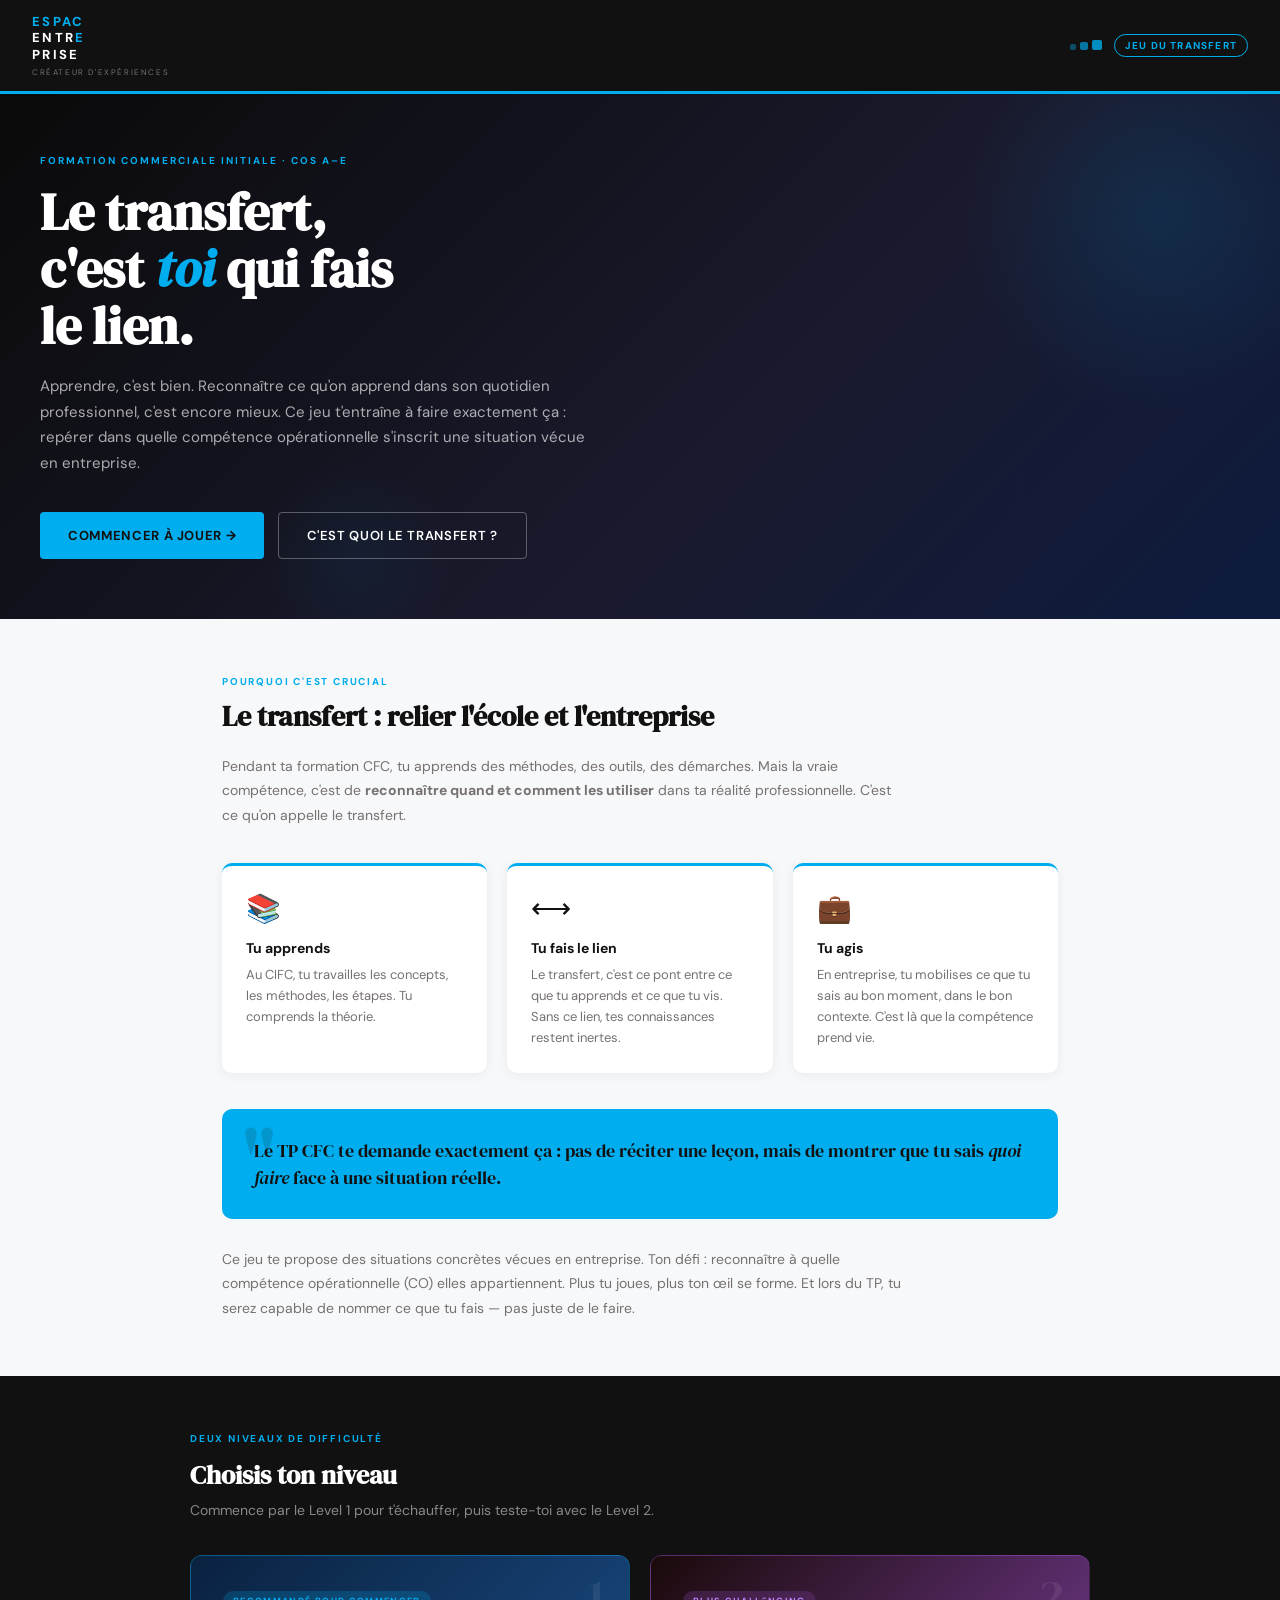
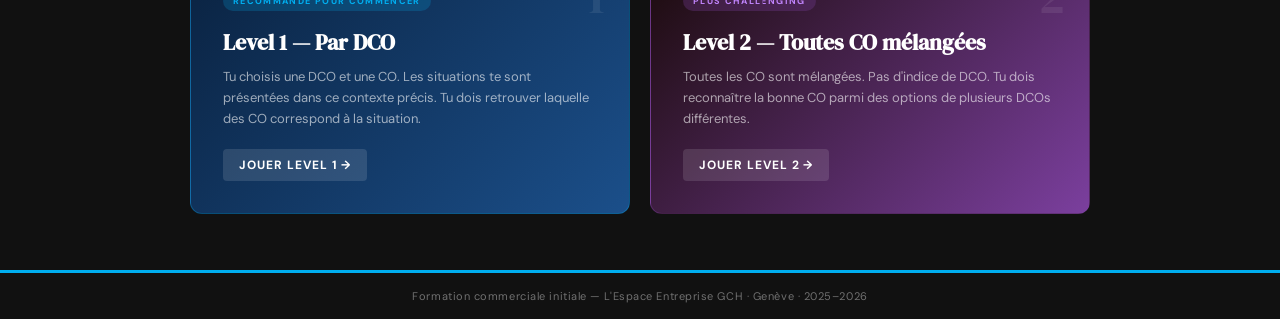
<file: jeux/transfert.html>
<!DOCTYPE html>
<html lang="fr">
<head>
<meta charset="UTF-8">
<meta name="viewport" content="width=device-width, initial-scale=1.0">
<title>Jeu du Transfert — L'Espace Entreprise</title>
<style>
@import url('https://fonts.googleapis.com/css2?family=DM+Serif+Display:ital@0;1&family=DM+Sans:wght@300;400;500;600;700&display=swap');

:root {
  --cyan: #00aeef;
  --cyan-dark: #0090c8;
  --cyan-light: #e0f5fd;
  --black: #111111;
  --grey: #767171;
  --grey-light: #f4f4f4;
  --white: #ffffff;
  --yellow: #fbbd51;
  --green: #6fbc85;
  --terra: #f28c5c;
  --red-soft: #f25c5c;

  --dco-A: #1B4F8A;
  --dco-B: #1A6B3A;
  --dco-C: #7B3F9E;
  --dco-D: #B83232;
  --dco-E: #C47B00;
  --dco-F: #0D6B6B;
}

* { box-sizing: border-box; margin: 0; padding: 0; }

body {
  font-family: 'DM Sans', sans-serif;
  background: #f7f8fa;
  color: var(--black);
  min-height: 100vh;
  overflow-x: hidden;
}

/* ── HEADER ── */
.site-header {
  background: var(--black);
  padding: 14px 32px;
  display: flex;
  align-items: center;
  justify-content: space-between;
  position: sticky;
  top: 0;
  z-index: 100;
  border-bottom: 3px solid var(--cyan);
}

.logo {
  font-family: 'DM Sans', sans-serif;
  font-size: 13px;
  font-weight: 800;
  line-height: 1.25;
  letter-spacing: 0.18em;
  text-transform: uppercase;
  display: flex;
  flex-direction: column;
}
.logo .cy { color: var(--cyan); }
.logo .bk { color: var(--white); }
.logo-sub {
  font-family: 'DM Sans', sans-serif;
  font-size: 8px;
  font-weight: 400;
  color: var(--grey);
  letter-spacing: 0.2em;
  text-transform: uppercase;
  margin-top: 4px;
}

.header-badge {
  font-size: 10px;
  font-weight: 700;
  color: var(--cyan);
  letter-spacing: 0.12em;
  text-transform: uppercase;
  border: 1px solid var(--cyan);
  padding: 4px 10px;
  border-radius: 20px;
}

/* ── SCREENS ── */
.screen { display: none; animation: fadeIn 0.35s ease; }
.screen.active { display: block; }

@keyframes fadeIn {
  from { opacity: 0; transform: translateY(12px); }
  to   { opacity: 1; transform: translateY(0); }
}

/* ── HOME SCREEN ── */
.home-hero {
  background: linear-gradient(135deg, #0a0a0a 0%, #1a1a2e 60%, #0d1b3e 100%);
  min-height: 420px;
  display: flex;
  align-items: center;
  position: relative;
  overflow: hidden;
  padding: 60px 40px;
}

.home-hero::before {
  content: '';
  position: absolute;
  top: -80px; right: -80px;
  width: 400px; height: 400px;
  border-radius: 50%;
  background: radial-gradient(circle, rgba(0,174,239,0.12) 0%, transparent 70%);
}
.home-hero::after {
  content: '';
  position: absolute;
  bottom: -40px; left: 20%;
  width: 200px; height: 200px;
  border-radius: 50%;
  background: radial-gradient(circle, rgba(0,174,239,0.06) 0%, transparent 70%);
}

.hero-content {
  max-width: 700px;
  position: relative;
  z-index: 2;
}

.hero-eyebrow {
  font-size: 10px;
  font-weight: 700;
  letter-spacing: 0.2em;
  text-transform: uppercase;
  color: var(--cyan);
  margin-bottom: 16px;
}

.hero-title {
  font-family: 'DM Serif Display', serif;
  font-size: clamp(32px, 5vw, 52px);
  color: var(--white);
  line-height: 1.1;
  margin-bottom: 20px;
}
.hero-title em {
  color: var(--cyan);
  font-style: italic;
}

.hero-desc {
  font-size: 15px;
  color: rgba(255,255,255,0.65);
  line-height: 1.7;
  max-width: 560px;
  margin-bottom: 36px;
}

.hero-cta-row {
  display: flex;
  gap: 14px;
  flex-wrap: wrap;
}

.btn-primary {
  background: var(--cyan);
  color: var(--black);
  border: none;
  padding: 14px 28px;
  font-family: 'DM Sans', sans-serif;
  font-size: 13px;
  font-weight: 700;
  letter-spacing: 0.05em;
  text-transform: uppercase;
  border-radius: 4px;
  cursor: pointer;
  transition: all 0.2s;
}
.btn-primary:hover { background: var(--cyan-dark); transform: translateY(-1px); }

.btn-secondary {
  background: transparent;
  color: var(--white);
  border: 1.5px solid rgba(255,255,255,0.3);
  padding: 14px 28px;
  font-family: 'DM Sans', sans-serif;
  font-size: 13px;
  font-weight: 600;
  letter-spacing: 0.05em;
  text-transform: uppercase;
  border-radius: 4px;
  cursor: pointer;
  transition: all 0.2s;
}
.btn-secondary:hover { border-color: var(--cyan); color: var(--cyan); }

/* Transfert explainer */
.transfert-section {
  max-width: 900px;
  margin: 0 auto;
  padding: 56px 32px;
}

.section-label {
  font-size: 10px;
  font-weight: 700;
  letter-spacing: 0.18em;
  text-transform: uppercase;
  color: var(--cyan);
  margin-bottom: 12px;
}

.section-title {
  font-family: 'DM Serif Display', serif;
  font-size: 28px;
  margin-bottom: 20px;
  line-height: 1.2;
}

.transfert-grid {
  display: grid;
  grid-template-columns: 1fr 1fr 1fr;
  gap: 20px;
  margin: 36px 0;
}

.t-card {
  background: var(--white);
  border-radius: 10px;
  padding: 24px;
  border-top: 3px solid var(--cyan);
  box-shadow: 0 2px 12px rgba(0,0,0,0.06);
}
.t-card-icon {
  font-size: 28px;
  margin-bottom: 12px;
}
.t-card h3 {
  font-size: 14px;
  font-weight: 700;
  margin-bottom: 8px;
  color: var(--black);
}
.t-card p {
  font-size: 13px;
  color: var(--grey);
  line-height: 1.6;
}

.transfert-quote {
  background: var(--cyan);
  color: var(--black);
  border-radius: 10px;
  padding: 28px 32px;
  margin: 28px 0;
  font-family: 'DM Serif Display', serif;
  font-size: 18px;
  line-height: 1.5;
  position: relative;
}
.transfert-quote::before {
  content: '"';
  font-size: 80px;
  line-height: 1;
  position: absolute;
  top: 10px; left: 20px;
  opacity: 0.15;
}

/* Levels chooser */
.levels-section {
  background: var(--black);
  padding: 56px 32px;
}
.levels-inner { max-width: 900px; margin: 0 auto; }
.levels-title {
  font-family: 'DM Serif Display', serif;
  font-size: 26px;
  color: var(--white);
  margin-bottom: 8px;
}
.levels-sub {
  font-size: 14px;
  color: rgba(255,255,255,0.5);
  margin-bottom: 36px;
}

.levels-grid {
  display: grid;
  grid-template-columns: 1fr 1fr;
  gap: 20px;
}

.level-card {
  border-radius: 12px;
  padding: 32px;
  cursor: pointer;
  transition: transform 0.2s, box-shadow 0.2s;
  position: relative;
  overflow: hidden;
}
.level-card:hover { transform: translateY(-3px); box-shadow: 0 12px 40px rgba(0,0,0,0.3); }

.level-card-1 {
  background: linear-gradient(135deg, #0a2240 0%, #1B4F8A 100%);
  border: 1px solid rgba(0,174,239,0.3);
}
.level-card-2 {
  background: linear-gradient(135deg, #1a0a0a 0%, #7B3F9E 100%);
  border: 1px solid rgba(123,63,158,0.4);
}

.level-badge {
  display: inline-block;
  font-size: 9px;
  font-weight: 700;
  letter-spacing: 0.15em;
  text-transform: uppercase;
  padding: 4px 10px;
  border-radius: 20px;
  margin-bottom: 16px;
}
.level-card-1 .level-badge { background: rgba(0,174,239,0.2); color: var(--cyan); }
.level-card-2 .level-badge { background: rgba(123,63,158,0.3); color: #c084fc; }

.level-num {
  font-family: 'DM Serif Display', serif;
  font-size: 48px;
  color: rgba(255,255,255,0.08);
  position: absolute;
  top: 16px; right: 24px;
  line-height: 1;
}

.level-card h3 {
  font-family: 'DM Serif Display', serif;
  font-size: 22px;
  color: var(--white);
  margin-bottom: 10px;
}
.level-card p {
  font-size: 13px;
  color: rgba(255,255,255,0.6);
  line-height: 1.6;
  margin-bottom: 20px;
}

.level-btn {
  display: inline-flex;
  align-items: center;
  gap: 8px;
  font-size: 12px;
  font-weight: 700;
  letter-spacing: 0.08em;
  text-transform: uppercase;
  color: var(--white);
  background: rgba(255,255,255,0.12);
  border: 1px solid rgba(255,255,255,0.2);
  padding: 8px 16px;
  border-radius: 4px;
  cursor: pointer;
  border: none;
  font-family: 'DM Sans', sans-serif;
  transition: background 0.2s;
}
.level-btn:hover { background: rgba(255,255,255,0.2); }

/* ── LEVEL 1 SCREEN ── */
.game-screen {
  max-width: 900px;
  margin: 0 auto;
  padding: 40px 24px;
}

.game-nav {
  display: flex;
  align-items: center;
  gap: 16px;
  margin-bottom: 36px;
  flex-wrap: wrap;
}

.back-btn {
  display: inline-flex;
  align-items: center;
  gap: 6px;
  font-size: 12px;
  font-weight: 600;
  color: var(--grey);
  background: none;
  border: 1px solid #ddd;
  padding: 6px 14px;
  border-radius: 4px;
  cursor: pointer;
  font-family: 'DM Sans', sans-serif;
  transition: all 0.2s;
}
.back-btn:hover { border-color: var(--cyan); color: var(--cyan); }

.game-level-tag {
  font-size: 10px;
  font-weight: 700;
  letter-spacing: 0.15em;
  text-transform: uppercase;
  color: var(--white);
  background: var(--black);
  padding: 5px 12px;
  border-radius: 20px;
}

.game-progress-text {
  font-size: 12px;
  color: var(--grey);
  margin-left: auto;
}

/* DCO Selector (Level 1) */
.dco-selector {
  display: grid;
  grid-template-columns: repeat(3, 1fr);
  gap: 12px;
  margin-bottom: 36px;
}

.dco-btn {
  border: none;
  border-radius: 8px;
  padding: 14px 16px;
  cursor: pointer;
  font-family: 'DM Sans', sans-serif;
  text-align: left;
  transition: all 0.2s;
  position: relative;
  overflow: hidden;
}
.dco-btn:hover { transform: translateY(-2px); box-shadow: 0 6px 20px rgba(0,0,0,0.15); }
.dco-btn.active { box-shadow: 0 0 0 3px var(--cyan); }

.dco-btn-letter {
  font-family: 'DM Serif Display', serif;
  font-size: 28px;
  display: block;
  margin-bottom: 4px;
  color: rgba(255,255,255,0.9);
}
.dco-btn-label {
  font-size: 10px;
  font-weight: 600;
  color: rgba(255,255,255,0.7);
  line-height: 1.3;
  display: block;
}

/* CO Selector */
.co-selector {
  display: flex;
  gap: 8px;
  flex-wrap: wrap;
  margin-bottom: 32px;
}

.co-chip {
  border: none;
  border-radius: 20px;
  padding: 7px 16px;
  font-size: 12px;
  font-weight: 600;
  cursor: pointer;
  font-family: 'DM Sans', sans-serif;
  background: #eee;
  color: var(--black);
  transition: all 0.15s;
}
.co-chip.active {
  color: white;
}
.co-chip:hover { opacity: 0.85; }

/* Question card */
.question-area { display: none; }
.question-area.visible { display: block; }

.q-card {
  background: var(--white);
  border-radius: 14px;
  padding: 32px;
  box-shadow: 0 3px 16px rgba(0,0,0,0.07);
  margin-bottom: 24px;
  border-left: 4px solid var(--cyan);
}

.q-meta {
  display: flex;
  align-items: center;
  gap: 10px;
  margin-bottom: 18px;
}
.q-co-tag {
  font-size: 10px;
  font-weight: 700;
  letter-spacing: 0.12em;
  text-transform: uppercase;
  color: var(--white);
  padding: 4px 10px;
  border-radius: 4px;
}
.q-num {
  font-size: 11px;
  color: var(--grey);
}

.q-scenario-label {
  font-size: 10px;
  font-weight: 700;
  letter-spacing: 0.15em;
  text-transform: uppercase;
  color: var(--cyan);
  margin-bottom: 10px;
}

.q-text {
  font-size: 15px;
  line-height: 1.75;
  color: var(--black);
  margin-bottom: 8px;
}

.q-actor {
  font-size: 12px;
  color: var(--grey);
  font-style: italic;
  margin-bottom: 24px;
}

.q-instruction {
  font-size: 12px;
  font-weight: 600;
  color: var(--grey);
  margin-bottom: 14px;
  text-transform: uppercase;
  letter-spacing: 0.1em;
}

/* Options (Level 1 = CO options) */
.options-grid {
  display: grid;
  grid-template-columns: 1fr 1fr;
  gap: 10px;
}

.option-btn {
  background: var(--grey-light);
  border: 2px solid transparent;
  border-radius: 8px;
  padding: 14px 16px;
  cursor: pointer;
  font-family: 'DM Sans', sans-serif;
  text-align: left;
  transition: all 0.18s;
}
.option-btn:hover:not(:disabled) { border-color: var(--cyan); background: var(--cyan-light); }
.option-btn:disabled { cursor: default; }

.option-btn .opt-code {
  font-size: 10px;
  font-weight: 700;
  letter-spacing: 0.1em;
  text-transform: uppercase;
  color: var(--grey);
  display: block;
  margin-bottom: 4px;
}
.option-btn .opt-label {
  font-size: 13px;
  font-weight: 500;
  color: var(--black);
  line-height: 1.3;
}

.option-btn.correct { background: #e8f8ed; border-color: var(--green); }
.option-btn.wrong   { background: #fdeaea; border-color: var(--red-soft); }
.option-btn.correct .opt-code { color: var(--green); }
.option-btn.wrong .opt-code   { color: var(--red-soft); }

/* Feedback box */
.feedback-box {
  display: none;
  border-radius: 10px;
  padding: 20px 24px;
  margin-bottom: 20px;
  border-left: 4px solid;
  animation: feedbackIn 0.3s ease;
}
@keyframes feedbackIn {
  from { opacity: 0; transform: translateY(6px); }
  to   { opacity: 1; transform: translateY(0); }
}
.feedback-box.correct { background: #e8f8ed; border-color: var(--green); }
.feedback-box.wrong   { background: #fff8e8; border-color: var(--yellow); }

.feedback-header {
  display: flex;
  align-items: center;
  gap: 8px;
  font-weight: 700;
  font-size: 13px;
  margin-bottom: 8px;
}
.feedback-icon { font-size: 18px; }

.feedback-link {
  font-size: 13px;
  line-height: 1.65;
  color: var(--black);
}
.feedback-link strong { color: var(--cyan-dark); }

.next-btn {
  background: var(--black);
  color: var(--white);
  border: none;
  padding: 12px 28px;
  font-family: 'DM Sans', sans-serif;
  font-size: 13px;
  font-weight: 700;
  border-radius: 6px;
  cursor: pointer;
  transition: background 0.2s;
  display: none;
  margin-top: 10px;
}
.next-btn:hover { background: #333; }
.next-btn.visible { display: inline-block; }

/* Progress bar */
.progress-bar-wrap {
  height: 4px;
  background: #e5e7eb;
  border-radius: 4px;
  margin-bottom: 28px;
  overflow: hidden;
}
.progress-bar-fill {
  height: 100%;
  background: var(--cyan);
  border-radius: 4px;
  transition: width 0.4s ease;
}

/* Result screen */
.result-card {
  background: var(--white);
  border-radius: 16px;
  padding: 48px 40px;
  text-align: center;
  box-shadow: 0 4px 24px rgba(0,0,0,0.08);
  max-width: 520px;
  margin: 60px auto;
}
.result-emoji { font-size: 56px; margin-bottom: 16px; }
.result-title {
  font-family: 'DM Serif Display', serif;
  font-size: 26px;
  margin-bottom: 8px;
}
.result-sub {
  font-size: 14px;
  color: var(--grey);
  line-height: 1.6;
  margin-bottom: 28px;
}
.result-btns { display: flex; gap: 12px; justify-content: center; flex-wrap: wrap; }

/* Level 2 specifics */
.l2-q-instruction {
  font-size: 13px;
  color: var(--grey);
  background: #f9f9f9;
  border-radius: 8px;
  padding: 12px 16px;
  margin-bottom: 20px;
  border-left: 3px solid var(--yellow);
}

.options-grid-l2 {
  display: grid;
  grid-template-columns: 1fr 1fr;
  gap: 8px;
}

/* Decorative squares (brand) */
.brand-squares {
  display: flex;
  gap: 4px;
  align-items: flex-end;
}
.sq { border-radius: 2px; background: var(--cyan); opacity: 0.8; }
.sq1 { width: 6px; height: 6px; opacity: 0.4; }
.sq2 { width: 8px; height: 8px; opacity: 0.65; }
.sq3 { width: 10px; height: 10px; }

/* Footer */
.site-footer {
  background: var(--black);
  color: rgba(255,255,255,0.4);
  font-size: 11px;
  text-align: center;
  padding: 16px 32px;
  border-top: 3px solid var(--cyan);
  letter-spacing: 0.05em;
}

/* Responsive */
@media (max-width: 600px) {
  .transfert-grid { grid-template-columns: 1fr; }
  .levels-grid { grid-template-columns: 1fr; }
  .dco-selector { grid-template-columns: repeat(2, 1fr); }
  .options-grid, .options-grid-l2 { grid-template-columns: 1fr; }
  .home-hero { padding: 40px 20px; }
}
</style>
</head>
<body>

<!-- HEADER -->
<header class="site-header">
  <div>
    <div>
      <div class="logo">
        <span><span class="cy">ESPAC</span></span>
        <span><span class="bk">entr</span><span class="cy">E</span></span>
        <span><span class="bk">PRISE</span></span>
      </div>
      <div class="logo-sub">créateur d'expériences</div>
    </div>
  </div>
  <div style="display:flex;align-items:center;gap:12px;">
    <div class="brand-squares"><div class="sq sq1"></div><div class="sq sq2"></div><div class="sq sq3"></div></div>
    <div class="header-badge">Jeu du Transfert</div>
  </div>
</header>

<!-- ═══════════════════════════════════ -->
<!-- SCREEN: HOME -->
<!-- ═══════════════════════════════════ -->
<div id="screen-home" class="screen active">

  <div class="home-hero">
    <div class="hero-content">
      <div class="hero-eyebrow">Formation commerciale initiale · COs A–E</div>
      <h1 class="hero-title">Le transfert,<br>c'est <em>toi</em> qui fais<br>le lien.</h1>
      <p class="hero-desc">
        Apprendre, c'est bien. Reconnaître ce qu'on apprend dans son quotidien professionnel, c'est encore mieux.
        Ce jeu t'entraîne à faire exactement ça : repérer dans quelle compétence opérationnelle s'inscrit une situation vécue en entreprise.
      </p>
      <div class="hero-cta-row">
        <button class="btn-primary" onclick="scrollToLevels()">Commencer à jouer →</button>
        <button class="btn-secondary" onclick="scrollToTransfert()">C'est quoi le transfert ?</button>
      </div>
    </div>
  </div>

  <!-- TRANSFERT EXPLAINER -->
  <div class="transfert-section" id="section-transfert">
    <div class="section-label">Pourquoi c'est crucial</div>
    <h2 class="section-title">Le transfert : relier l'école et l'entreprise</h2>
    <p style="font-size:14px;color:var(--grey);line-height:1.75;max-width:680px;margin-bottom:32px;">
      Pendant ta formation CFC, tu apprends des méthodes, des outils, des démarches. Mais la vraie compétence, c'est de <strong>reconnaître quand et comment les utiliser</strong> dans ta réalité professionnelle. C'est ce qu'on appelle le transfert.
    </p>

    <div class="transfert-grid">
      <div class="t-card">
        <div class="t-card-icon">📚</div>
        <h3>Tu apprends</h3>
        <p>Au CIFC, tu travailles les concepts, les méthodes, les étapes. Tu comprends la théorie.</p>
      </div>
      <div class="t-card">
        <div class="t-card-icon">⟷</div>
        <h3>Tu fais le lien</h3>
        <p>Le transfert, c'est ce pont entre ce que tu apprends et ce que tu vis. Sans ce lien, tes connaissances restent inertes.</p>
      </div>
      <div class="t-card">
        <div class="t-card-icon">💼</div>
        <h3>Tu agis</h3>
        <p>En entreprise, tu mobilises ce que tu sais au bon moment, dans le bon contexte. C'est là que la compétence prend vie.</p>
      </div>
    </div>

    <div class="transfert-quote">
      Le TP CFC te demande exactement ça : pas de réciter une leçon, mais de montrer que tu sais <em>quoi faire</em> face à une situation réelle.
    </div>

    <p style="font-size:14px;color:var(--grey);line-height:1.75;max-width:680px;">
      Ce jeu te propose des situations concrètes vécues en entreprise. Ton défi : reconnaître à quelle compétence opérationnelle (CO) elles appartiennent. Plus tu joues, plus ton œil se forme. Et lors du TP, tu serez capable de nommer ce que tu fais — pas juste de le faire.
    </p>
  </div>

  <!-- LEVELS -->
  <div class="levels-section" id="section-levels">
    <div class="levels-inner">
      <div class="section-label" style="color:var(--cyan);">Deux niveaux de difficulté</div>
      <h2 class="levels-title">Choisis ton niveau</h2>
      <p class="levels-sub">Commence par le Level 1 pour t'échauffer, puis teste-toi avec le Level 2.</p>

      <div class="levels-grid">
        <div class="level-card level-card-1" onclick="startLevel(1)">
          <div class="level-num">1</div>
          <span class="level-badge">Recommandé pour commencer</span>
          <h3>Level 1 — Par DCO</h3>
          <p>Tu choisis une DCO et une CO. Les situations te sont présentées dans ce contexte précis. Tu dois retrouver laquelle des CO correspond à la situation.</p>
          <button class="level-btn" onclick="startLevel(1)">Jouer Level 1 →</button>
        </div>
        <div class="level-card level-card-2" onclick="startLevel(2)">
          <div class="level-num">2</div>
          <span class="level-badge">Plus challenging</span>
          <h3>Level 2 — Toutes CO mélangées</h3>
          <p>Toutes les CO sont mélangées. Pas d'indice de DCO. Tu dois reconnaître la bonne CO parmi des options de plusieurs DCOs différentes.</p>
          <button class="level-btn" onclick="startLevel(2)">Jouer Level 2 →</button>
        </div>
      </div>
    </div>
  </div>

  <footer class="site-footer">
    Formation commerciale initiale — L'Espace Entreprise GCH · Genève · 2025–2026
  </footer>
</div>

<!-- ═══════════════════════════════════ -->
<!-- SCREEN: LEVEL 1 -->
<!-- ═══════════════════════════════════ -->
<div id="screen-level1" class="screen">
  <div class="game-screen">
    <div class="game-nav">
      <button class="back-btn" onclick="goHome()">← Accueil</button>
      <span class="game-level-tag">Level 1</span>
      <span class="game-progress-text" id="l1-progress-text"></span>
    </div>

    <div id="l1-chooser">
      <p style="font-size:13px;color:var(--grey);margin-bottom:20px;">Sélectionne une DCO, puis une CO pour commencer :</p>
      <div class="dco-selector" id="dco-selector"></div>
      <div class="co-selector" id="co-selector" style="display:none;"></div>
      <button class="btn-primary" id="start-co-btn" style="display:none;" onclick="startCOGame()">Commencer →</button>
    </div>

    <div id="l1-game" style="display:none;">
      <div class="progress-bar-wrap"><div class="progress-bar-fill" id="l1-progress-bar"></div></div>

      <div class="q-card" id="l1-q-card">
        <div class="q-meta">
          <span class="q-co-tag" id="l1-co-tag"></span>
          <span class="q-num" id="l1-q-num"></span>
        </div>
        <div class="q-scenario-label">Situation en entreprise</div>
        <p class="q-text" id="l1-q-text"></p>
        <p class="q-actor" id="l1-q-actor"></p>
        <div class="q-instruction">À quelle CO cette situation correspond-elle ?</div>
        <div class="options-grid" id="l1-options"></div>
      </div>

      <div class="feedback-box" id="l1-feedback">
        <div class="feedback-header">
          <span class="feedback-icon" id="l1-fb-icon"></span>
          <span id="l1-fb-title"></span>
        </div>
        <p class="feedback-link" id="l1-fb-text"></p>
      </div>
      <button class="next-btn" id="l1-next-btn" onclick="nextQuestion(1)">Question suivante →</button>
    </div>

    <div id="l1-result" style="display:none;">
      <div class="result-card">
        <div class="result-emoji" id="l1-result-emoji">🎯</div>
        <h2 class="result-title" id="l1-result-title"></h2>
        <p class="result-sub" id="l1-result-sub"></p>
        <div class="result-btns">
          <button class="btn-primary" onclick="restartLevel(1)">Recommencer cette CO</button>
          <button class="btn-secondary" onclick="goHome()">Choisir une autre CO</button>
        </div>
      </div>
    </div>
  </div>
</div>

<!-- ═══════════════════════════════════ -->
<!-- SCREEN: LEVEL 2 -->
<!-- ═══════════════════════════════════ -->
<div id="screen-level2" class="screen">
  <div class="game-screen">
    <div class="game-nav">
      <button class="back-btn" onclick="goHome()">← Accueil</button>
      <span class="game-level-tag" style="background:#7B3F9E;">Level 2</span>
      <span class="game-progress-text" id="l2-progress-text"></span>
    </div>

    <div class="progress-bar-wrap"><div class="progress-bar-fill" id="l2-progress-bar"></div></div>

    <div class="q-card" id="l2-q-card">
      <div class="q-meta">
        <span class="q-co-tag" style="background:#7B3F9E;" id="l2-badge">? CO inconnue</span>
        <span class="q-num" id="l2-q-num"></span>
      </div>
      <div class="l2-q-instruction">
        💡 <strong>Level 2</strong> — Toutes CO mélangées. Identifie la bonne compétence opérationnelle.
      </div>
      <div class="q-scenario-label">Situation en entreprise</div>
      <p class="q-text" id="l2-q-text"></p>
      <p class="q-actor" id="l2-q-actor"></p>
      <div class="q-instruction">Quelle CO correspond à cette situation ?</div>
      <div class="options-grid-l2" id="l2-options"></div>
    </div>

    <div class="feedback-box" id="l2-feedback">
      <div class="feedback-header">
        <span class="feedback-icon" id="l2-fb-icon"></span>
        <span id="l2-fb-title"></span>
      </div>
      <p class="feedback-link" id="l2-fb-text"></p>
    </div>
    <button class="next-btn" id="l2-next-btn" onclick="nextQuestion(2)">Question suivante →</button>

    <div id="l2-result" style="display:none;">
      <div class="result-card">
        <div class="result-emoji" id="l2-result-emoji">🎯</div>
        <h2 class="result-title" id="l2-result-title"></h2>
        <p class="result-sub" id="l2-result-sub"></p>
        <div class="result-btns">
          <button class="btn-primary" onclick="restartLevel(2)">Recommencer Level 2</button>
          <button class="btn-secondary" onclick="goHome()">Retour à l'accueil</button>
        </div>
      </div>
    </div>
  </div>
</div>

<script>
// ══════════════════════════════════════════════════════════
// DATA — Situations par CO (3 par CO, tirées du Guide Pratique)
// ══════════════════════════════════════════════════════════

const DCO_META = {
  A: { label: 'Travail au sein de structures dynamiques', color: '#1B4F8A' },
  B: { label: 'Interaction dans un milieu interconnecté', color: '#1A6B3A' },
  C: { label: 'Coordination des processus de travail', color: '#7B3F9E' },
  D: { label: 'Gestion des relations clients/fournisseurs', color: '#B83232' },
  E: { label: 'Utilisation des technologies numériques', color: '#C47B00' },
};

const CO_META = {
  a1: 'Examiner et développer des compétences commerciales',
  a2: 'Développer et utiliser des réseaux professionnels',
  a3: 'Recevoir et exécuter des mandats commerciaux',
  a4: 'Agir de manière responsable dans la société',
  a5: 'Intégrer des questions politiques et culturelles',
  b1: 'Collaborer et communiquer dans des équipes',
  b2: 'Coordonner les interfaces dans des processus',
  b3: 'Participer aux discussions économiques',
  b4: 'Exécuter des tâches de gestion de projets',
  b5: 'Participer à la réalisation de processus de changement',
  c1: 'Planifier, coordonner et optimiser tâches et ressources',
  c2: 'Coordonner et mettre en œuvre des processus de soutien',
  c3: 'Documenter, coordonner et mettre en œuvre des processus',
  c4: 'Mettre en œuvre des activités de marketing et communication',
  c5: 'Assurer le suivi d\'opérations financières',
  d1: 'Prendre en compte les besoins clients et fournisseurs',
  d2: 'Mener des entretiens d\'information et de conseil',
  d3: 'Mener des entretiens de vente et de négociation',
  d4: 'Entretenir les relations avec clients et fournisseurs',
  e1: 'Utiliser des applications commerciales numériques',
  e2: 'Rechercher et évaluer des informations',
  e3: 'Évaluer et préparer des données et statistiques',
  e4: 'Préparer des contenus en lien avec l\'entreprise',
  e5: 'Mettre en place et gérer des technologies commerciales',
  e6: 'Évaluer de grandes quantités de données'
};

const SITUATIONS = {
  a1: [
    {
      text: "Léa termine sa semaine de travail dans un nouveau service. Elle ouvre son bloc-notes et note ce qui s'est bien passé, ce qui a moins bien fonctionné, et formule deux objectifs pour les trois prochaines semaines.",
      actor: "Léa, apprentie 2e année, service comptabilité",
      feedback: "Documenter son travail et définir des objectifs d'évolution, c'est le cœur de <strong>a1 — Examiner et développer des compétences commerciales</strong>. Le Guide Pratique insiste sur la réflexion régulière comme moteur de progression professionnelle."
    },
    {
      text: "Avant son entretien de qualification, Romain prépare une liste de ses points forts et des axes d'amélioration. Il se demande comment expliquer concrètement sa progression à son formateur.",
      actor: "Romain, apprenti 3e année, service vente",
      feedback: "Se préparer à un entretien de bilan avec des éléments concrets relève de <strong>a1</strong>. La CO demande de savoir analyser ses compétences et les communiquer à un supérieur ou formateur."
    },
    {
      text: "Après avoir reçu un retour critique de sa formatrice sur un e-mail mal rédigé, Sara note la remarque dans son dossier de formation et cherche une formation en ligne pour améliorer sa rédaction professionnelle.",
      actor: "Sara, apprentie 1re année, service administration",
      feedback: "Intégrer un feedback et en déduire une mesure concrète d'amélioration est typique de <strong>a1</strong>. Le Guide Pratique encourage à consigner tous les retours et à en faire levier pour progresser."
    }
  ],
  a2: [
    {
      text: "Pendant la pause, Marco discute avec un collègue d'un autre département. Il découvre que ce département utilise un outil de gestion de planning qu'il ne connaît pas. Il demande à être mis en contact avec la personne responsable.",
      actor: "Marco, apprenti 2e année, service logistique",
      feedback: "Créer des contacts professionnels utiles au-delà de son propre service, c'est ce que vise <strong>a2 — Développer et utiliser des réseaux professionnels</strong>. Le réseau interne est la première étape du réseautage commercial."
    },
    {
      text: "Chloé participe à une journée portes ouvertes organisée par la chambre de commerce genevoise. Elle échange ses coordonnées avec deux professionnels d'autres entreprises et note des idées issues de leurs conversations.",
      actor: "Chloé, apprentie 3e année",
      feedback: "<strong>a2</strong> couvre justement la participation à des événements professionnels pour élargir son réseau. Identifier des contacts utiles et entretenir ces liens fait partie de la compétence."
    },
    {
      text: "Après avoir terminé sa rotation dans le service marketing, Julian envoie un message de remerciement à la responsable du service et lui demande si elle serait disponible pour répondre à quelques questions dans le futur.",
      actor: "Julian, apprenti 2e année",
      feedback: "Entretenir activement des relations professionnelles après une expérience, c'est la mise en pratique de <strong>a2</strong>. Le Guide Pratique souligne l'importance de cultiver son réseau au fil de la formation."
    }
  ],
  a3: [
    {
      text: "Son supérieur lui confie par message la tâche de préparer un rapport pour vendredi. Avant de commencer, Noah note toutes les questions ouvertes (format, destinataires, contenu attendu) et demande une clarification rapide.",
      actor: "Noah, apprenti 2e année, service RH",
      feedback: "Bien comprendre un mandat avant de l'exécuter est la première étape de <strong>a3 — Recevoir et exécuter des mandats commerciaux</strong>. Le Guide Pratique enseigne à clarifier le mandat, planifier, puis exécuter avec méthode."
    },
    {
      text: "Alicia doit remettre un travail pour mercredi, mais elle réalise que la semaine est chargée avec deux jours d'école. Elle prend les devants et informe son supérieur de la situation en proposant une solution alternative.",
      actor: "Alicia, apprentie 1re année",
      feedback: "Gérer une contrainte de délai en anticipant et en communiquant proactivement est au cœur de <strong>a3</strong>. Être flexible tout en restant fiable dans l'exécution des mandats est une compétence clé."
    },
    {
      text: "Après avoir remis un document à sa supérieure, Kevin demande si le résultat correspond bien à ses attentes et prend note des retours pour la prochaine fois.",
      actor: "Kevin, apprenti 3e année, service administration",
      feedback: "Solliciter un feedback après l'exécution d'un mandat et en tirer des enseignements fait partie de <strong>a3</strong>. La boucle réflexion → action → feedback est centrale dans cette CO."
    }
  ],
  a4: [
    {
      text: "En triant des documents, Nina remarque que son entreprise n'a pas de processus clair pour le recyclage du papier. Elle propose à son supérieur de mettre en place une procédure simple et durable.",
      actor: "Nina, apprentie 2e année, service administration",
      feedback: "Identifier un impact environnemental et proposer une mesure concrète relève de <strong>a4 — Agir de manière responsable dans la société</strong>. La durabilité et l'éthique professionnelle sont au cœur de cette CO."
    },
    {
      text: "Un client demande à Tom de lui envoyer des informations confidentielles d'un concurrent par e-mail. Tom refuse poliment et explique pourquoi ce type de partage n'est pas éthiquement acceptable.",
      actor: "Tom, apprenti 3e année, service vente",
      feedback: "<strong>a4</strong> enseigne à agir de façon responsable, y compris quand cela implique de refuser une demande inappropriée. L'intégrité professionnelle est une compétence, pas seulement une valeur."
    },
    {
      text: "Dans une réunion d'équipe, Yasmine soulève la question des heures supplémentaires non rémunérées que plusieurs collègues effectuent. Elle propose d'en discuter avec le responsable RH.",
      actor: "Yasmine, apprentie 3e année",
      feedback: "Défendre les droits des travailleurs et favoriser un environnement de travail équitable s'inscrit dans <strong>a4</strong>. Le Guide Pratique inclut le respect des droits sociaux parmi les responsabilités de l'employé-e de commerce."
    }
  ],
  a5: [
    {
      text: "La Suisse va voter sur une initiative populaire concernant l'imposition des grandes entreprises. Luca cherche des sources fiables pour comprendre les arguments des deux côtés avant de se forger une opinion.",
      actor: "Luca, apprenti 3e année",
      feedback: "S'informer sur des questions politiques et sociales en lien avec le monde du travail relève de <strong>a5 — Intégrer des questions politiques et culturelles</strong>. Le Guide Pratique encourage les apprentis à comprendre le contexte dans lequel évolue leur entreprise."
    },
    {
      text: "L'entreprise accueille un stagiaire venu d'Espagne. Émilie prend l'initiative de lui expliquer quelques usages culturels suisses (ponctualité, vouvoiement, communication indirecte) pour faciliter son intégration.",
      actor: "Émilie, apprentie 2e année, service marketing",
      feedback: "<strong>a5</strong> couvre la sensibilité interculturelle et la capacité à naviguer dans des environnements professionnels diversifiés. Faciliter l'intégration d'un collègue étranger, c'est mettre cette compétence en action."
    },
    {
      text: "Lors d'une discussion sur la robotisation de certaines tâches administratives, Antoine prépare une courte présentation sur les conséquences économiques et sociales pour son équipe.",
      actor: "Antoine, apprenti 3e année",
      feedback: "Réfléchir aux grandes tendances économiques et à leurs conséquences sociales est au cœur de <strong>a5</strong>. Cette CO demande de prendre du recul sur le monde du travail dans une perspective plus large."
    }
  ],
  b1: [
    {
      text: "Au début d'une réunion d'équipe tendue, Sofia prend le temps d'écouter tous les avis avant d'exprimer le sien. Elle reformule ce qu'elle a entendu pour s'assurer que tout le monde se sent compris.",
      actor: "Sofia, apprentie 2e année, service RH",
      feedback: "Écouter activement et favoriser une communication constructive en équipe, c'est le cœur de <strong>b1 — Collaborer et communiquer dans des équipes</strong>. Le Guide Pratique insiste sur l'écoute comme compétence centrale du travail en équipe."
    },
    {
      text: "Tiffany remarque que son collègue Thomas est débordé. Sans qu'on le lui demande, elle propose de l'aider sur une tâche d'impression urgente, ce qui lui permet de respecter son délai.",
      actor: "Tiffany, apprentie 1re année",
      feedback: "Soutenir activement ses collègues dans des moments de rush est une expression directe de <strong>b1</strong>. Le Guide Pratique cite cet exemple précisément pour illustrer l'engagement dans une équipe."
    },
    {
      text: "Un collègue vient trouver Lucas avec une réclamation sur la façon dont les tâches sont réparties dans l'équipe. Lucas l'écoute sans se défendre, reformule le problème et propose d'en discuter ensemble lors de la prochaine réunion.",
      actor: "Lucas, apprenti 3e année, service logistique",
      feedback: "<strong>b1</strong> couvre la gestion des tensions et des conflits au sein d'une équipe. Le Guide Pratique enseigne à rester objectif, écouter, et chercher une solution commune plutôt que de réagir défensivement."
    }
  ],
  b2: [
    {
      text: "Le service des ventes envoie des commandes au service logistique sans toujours préciser les délais. Jade propose de créer un formulaire standard pour les demandes internes afin d'éviter les malentendus.",
      actor: "Jade, apprentie 3e année, service vente",
      feedback: "Identifier une friction entre deux services et proposer une solution pour mieux coordonner, c'est le cœur de <strong>b2 — Coordonner les interfaces dans des processus de travail</strong>."
    },
    {
      text: "Matteo est chargé de transmettre les informations du service comptabilité au service marketing concernant le budget disponible pour la campagne. Il organise une courte réunion pour s'assurer que tout est bien compris des deux côtés.",
      actor: "Matteo, apprenti 2e année",
      feedback: "<strong>b2</strong> enseigne à jouer le rôle de point de coordination entre départements. Assurer la bonne transmission d'information entre deux équipes évite les erreurs et les retards."
    },
    {
      text: "Après un incident où une commande a été doublement traitée par deux services différents, Inès analyse ce qui a mal fonctionné et propose une procédure pour clarifier les responsabilités à l'interface.",
      actor: "Inès, apprentie 3e année, service administration",
      feedback: "Analyser un problème d'interface et proposer des améliorations structurelles est typique de <strong>b2</strong>. Le Guide Pratique souligne que les interfaces sont des zones à risque dans tout processus d'entreprise."
    }
  ],
  b3: [
    {
      text: "Lors d'une discussion en équipe sur l'augmentation des coûts de production, Max prépare un argument structuré sur l'impact de l'inflation sur les marges de l'entreprise, avec des chiffres à l'appui.",
      actor: "Max, apprenti 3e année",
      feedback: "Participer activement à une discussion économique interne avec des arguments étayés relève de <strong>b3 — Participer aux discussions économiques</strong>."
    },
    {
      text: "Quand son responsable lui demande ce qu'il pense du nouveau modèle de tarification, Elias ne répond pas seulement « c'est bien ». Il explique en quoi ce modèle peut être avantageux pour certains clients et moins pour d'autres.",
      actor: "Elias, apprenti 2e année, service marketing",
      feedback: "<strong>b3</strong> demande de comprendre les enjeux économiques de son entreprise et d'y contribuer avec un avis argumenté. Ce n'est pas seulement comprendre, c'est aussi s'exprimer de façon professionnelle."
    },
    {
      text: "Olivia lit chaque semaine un article économique sur le secteur de son entreprise. Elle synthétise les points clés dans un petit memo qu'elle partage avec son équipe lors de la réunion du lundi.",
      actor: "Olivia, apprentie 3e année",
      feedback: "Se tenir informé-e des tendances économiques du secteur et en partager une synthèse utile, c'est la mise en œuvre concrète de <strong>b3</strong>."
    }
  ],
  b4: [
    {
      text: "Théo est chargé de coordonner la refonte du classement numérique de son service. Il établit un plan de projet avec les tâches, les responsables et les délais, et fait un point hebdomadaire avec l'équipe.",
      actor: "Théo, apprenti 3e année, service IT",
      feedback: "Structurer et piloter un projet avec un plan, des responsabilités et un suivi régulier est le cœur de <strong>b4 — Exécuter des tâches de gestion de projets</strong>."
    },
    {
      text: "Le projet d'organisation de l'événement annuel accuse du retard. Camille identifie la cause (manque de validation d'un budget), escalade rapidement à sa responsable et ajuste le planning.",
      actor: "Camille, apprentie 2e année",
      feedback: "Identifier un blocage dans un projet, communiquer avec le bon interlocuteur et ajuster le plan, c'est la gestion de projet en action — soit <strong>b4</strong>."
    },
    {
      text: "À la fin du projet, Nora organise une courte rétrospective avec son équipe pour noter ce qui a bien fonctionné et ce qui sera à améliorer la prochaine fois.",
      actor: "Nora, apprentie 3e année, service marketing",
      feedback: "La rétrospective de projet est une étape clé de <strong>b4</strong>. Le Guide Pratique insiste sur la réflexion post-projet comme outil d'amélioration continue."
    }
  ],
  b5: [
    {
      text: "L'entreprise passe d'un système de classement papier à un système entièrement numérique. Hugo participe à la phase de test, documente les problèmes rencontrés et propose des solutions à l'équipe projet.",
      actor: "Hugo, apprenti 2e année",
      feedback: "Contribuer activement à un processus de changement organisationnel relève de <strong>b5 — Participer à la réalisation de processus de changement</strong>."
    },
    {
      text: "Son équipe adopte un nouvel outil de gestion de tâches. Plutôt que de résister, Zoé prend l'initiative de se former rapidement et d'aider ses collègues moins à l'aise avec le nouvel outil.",
      actor: "Zoé, apprentie 3e année, service administration",
      feedback: "<strong>b5</strong> demande d'accompagner positivement le changement. Adopter une posture proactive et soutenir ses collègues dans l'adaptation est une contribution concrète au changement."
    },
    {
      text: "Lors d'une réunion, le manager annonce une réorganisation du service. Bastian note ses inquiétudes mais pose aussi des questions constructives sur la nouvelle organisation et les ressources disponibles.",
      actor: "Bastian, apprenti 3e année",
      feedback: "Réagir de façon constructive et professionnelle face à une réorganisation est typique de <strong>b5</strong>. Le Guide Pratique encourage à rester ouvert au changement tout en exprimant ses questionnements de manière professionnelle."
    }
  ],
  c1: [
    {
      text: "Selina a reçu trois mandats différents à remettre avant la fin de la semaine. Elle dresse une liste, évalue le temps nécessaire pour chaque tâche, identifie la plus urgente et importante, et organise son agenda en conséquence.",
      actor: "Selina, apprentie 2e année",
      feedback: "Prioriser ses tâches avec méthode (analyse ABC, etc.) est le cœur de <strong>c1 — Planifier, coordonner et optimiser tâches et ressources</strong>. Le Guide Pratique présente des outils concrets comme la méthode ALPES pour gérer son temps."
    },
    {
      text: "Pour l'organisation de l'apéro d'entreprise, Lena prépare un rétro-planning avec toutes les tâches à accomplir, les personnes responsables et les délais. Elle anticipe les risques de retard sur la réservation du traiteur.",
      actor: "Lena, apprentie 3e année, service événementiel",
      feedback: "<strong>c1</strong> couvre la planification d'événements. Anticiper les délais critiques et structurer la coordination des ressources (personnes, budget, temps) est une compétence centrale de cette CO."
    },
    {
      text: "Paul réalise à mi-journée qu'il n'arrivera pas à terminer toutes ses tâches. Il réévalue ses priorités, reporte une tâche secondaire et informe proactivement son responsable du changement.",
      actor: "Paul, apprenti 1re année, service vente",
      feedback: "Adapter son planning face à l'imprévu et communiquer le changement à temps, c'est la gestion souple des ressources — soit <strong>c1</strong>."
    }
  ],
  c2: [
    {
      text: "Marie est chargée de tenir l'agenda de sa responsable. Ce matin, elle reprogramme deux réunions en raison d'un conflit horaire, informe tous les participants et met à jour le calendrier partagé.",
      actor: "Marie, apprentie 1re année, service direction",
      feedback: "Gérer un agenda professionnel, coordonner des rendez-vous et en assurer le suivi administratif relève de <strong>c2 — Coordonner et mettre en œuvre des processus de soutien</strong>."
    },
    {
      text: "Après une réunion, Théa rédige le procès-verbal en suivant le modèle de l'entreprise : participants, points discutés, décisions prises, prochaines étapes. Elle le distribue dans les 24 heures.",
      actor: "Théa, apprentie 2e année, service administration",
      feedback: "Rédiger un procès-verbal professionnel selon les standards de l'entreprise est une tâche typique de <strong>c2</strong>. Le Guide Pratique en fait une des étapes clés des activités de soutien."
    },
    {
      text: "Le classement numérique du service est devenu chaotique. Antoine prend l'initiative de réorganiser l'arborescence des dossiers selon les règles de l'entreprise et documente la nouvelle structure.",
      actor: "Antoine, apprenti 2e année",
      feedback: "Organiser et maintenir un système d'archivage professionnel fait partie de <strong>c2</strong>. La gestion des fichiers et documents administratifs est une des tâches centrales de cette CO."
    }
  ],
  c3: [
    {
      text: "On demande à Léo de documenter le processus de traitement des commandes. Il observe la procédure, pose des questions aux collègues, puis dessine un diagramme de flux qu'il soumet pour validation.",
      actor: "Léo, apprenti 3e année, service logistique",
      feedback: "Documenter un processus de manière structurée — observation, collecte d'info, représentation graphique — est au cœur de <strong>c3 — Documenter, coordonner et mettre en œuvre des processus</strong>."
    },
    {
      text: "Analysant le processus de traitement des réclamations, Fatima identifie un goulot d'étranglement : les réclamations passent par 4 personnes avant d'être résolues. Elle propose de supprimer une étape inutile.",
      actor: "Fatima, apprentie 3e année, service clients",
      feedback: "Identifier un point d'inefficacité dans un flux de processus et proposer une amélioration relève de <strong>c3</strong>. Optimiser les processus existants est une des étapes clés de cette CO."
    },
    {
      text: "Après avoir mis en place un nouveau processus de classement, Samir forme ses collègues en leur expliquant pas à pas la nouvelle procédure et leur remet un guide de référence.",
      actor: "Samir, apprenti 2e année",
      feedback: "Former les collègues à un nouveau processus est une étape explicite de <strong>c3</strong>. Le Guide Pratique l'appelle 'instruire les personnes' et en fait une responsabilité concrète dans la mise en œuvre des processus."
    }
  ],
  c4: [
    {
      text: "L'entreprise lance un nouveau service. Naomi est chargée de rédiger un post LinkedIn d'annonce. Elle adapte le ton, inclut un visuel et propose deux versions à sa supérieure pour validation.",
      actor: "Naomi, apprentie 3e année, service marketing",
      feedback: "Créer du contenu de communication externe pour l'entreprise est typique de <strong>c4 — Mettre en œuvre des activités de marketing et communication</strong>."
    },
    {
      text: "Pour une campagne promotionnelle, Lucas compile les données d'une enquête de satisfaction et les présente sous forme de graphiques clairs dans un document destiné à l'équipe commerciale.",
      actor: "Lucas, apprenti 2e année",
      feedback: "<strong>c4</strong> inclut la préparation de supports de communication interne et externe. Transformer des données brutes en contenu marketing exploitable est une application directe de cette CO."
    },
    {
      text: "L'équipe doit présenter ses résultats trimestriels aux partenaires. Clara prépare une présentation PowerPoint structurée, en respectant la charte graphique de l'entreprise et en vérifiant l'orthographe de chaque slide.",
      actor: "Clara, apprentie 3e année",
      feedback: "Préparer des supports de présentation professionnels en respectant l'identité visuelle de l'entreprise est une compétence centrale de <strong>c4</strong>."
    }
  ],
  c5: [
    {
      text: "À la fin du mois, Rémi contrôle les factures fournisseurs en les comparant aux bons de commande. Il repère une divergence de 120 CHF et la signale immédiatement à la comptabilité.",
      actor: "Rémi, apprenti 3e année, service comptabilité",
      feedback: "Contrôler des opérations financières et signaler des anomalies est le cœur de <strong>c5 — Assurer le suivi d'opérations financières</strong>."
    },
    {
      text: "Sara est chargée de suivre les paiements en retard. Elle relance les clients avec des e-mails polis mais clairs, en respectant les délais légaux et les procédures internes.",
      actor: "Sara, apprentie 2e année, service comptabilité",
      feedback: "<strong>c5</strong> inclut la gestion des créances et le suivi des paiements. Relancer les clients de façon professionnelle est une compétence concrète de cette CO."
    },
    {
      text: "Pour préparer le budget de l'événement annuel, Ines crée un tableau de suivi des dépenses prévues et réelles, et met à jour l'état des coûts chaque semaine.",
      actor: "Ines, apprentie 3e année",
      feedback: "Créer et tenir à jour un tableau de suivi budgétaire relève de <strong>c5</strong>. La maîtrise des outils financiers de base est une des compétences clés de cette CO."
    }
  ],
  d1: [
    {
      text: "Un client appelle pour demander le statut de sa commande. Avant de répondre, Lucie consulte rapidement son dossier pour connaître son historique et lui proposer une réponse personnalisée.",
      actor: "Lucie, apprentie 2e année, service clients",
      feedback: "Identifier les besoins spécifiques d'un client avant de répondre est au cœur de <strong>d1 — Prendre en compte les besoins clients et fournisseurs</strong>. Connaître son interlocuteur avant l'entretien est une étape clé."
    },
    {
      text: "Un fournisseur propose un nouveau produit. Avant la réunion, Mathieu prépare une liste de questions sur les délais, les quantités minimales et les conditions de retour pour s'assurer que l'offre correspond aux besoins de l'entreprise.",
      actor: "Mathieu, apprenti 3e année, service achats",
      feedback: "<strong>d1</strong> s'applique aussi aux fournisseurs. Analyser si une offre correspond aux besoins réels de l'entreprise avant de s'engager est une expression directe de cette CO."
    },
    {
      text: "Après une réclamation, Aline fait un appel de suivi au client pour vérifier que sa situation a été résolue à sa satisfaction. Le client exprime sa gratitude pour ce suivi proactif.",
      actor: "Aline, apprentie 3e année, service clients",
      feedback: "S'assurer qu'un besoin client a bien été satisfait après une interaction, c'est mettre en pratique <strong>d1</strong>. L'anticipation et le suivi des attentes sont centraux dans cette CO."
    }
  ],
  d2: [
    {
      text: "Un client vient demander des informations sur les différents forfaits disponibles. Avant de présenter les options, Hugo pose quelques questions pour comprendre son usage prévu et son budget.",
      actor: "Hugo, apprenti 2e année, service clients",
      feedback: "Poser des questions de découverte avant de conseiller est le fondement de <strong>d2 — Mener des entretiens d'information et de conseil</strong>. Un bon conseil commence par une bonne écoute."
    },
    {
      text: "Un client hésite entre deux options. Jade reformule ses besoins à voix haute pour confirmer sa compréhension, puis explique clairement les avantages et inconvénients de chaque option.",
      actor: "Jade, apprentie 3e année, service vente",
      feedback: "<strong>d2</strong> inclut la capacité à reformuler les besoins et à présenter des informations de façon claire et structurée. La reformulation est une technique de conseil clé."
    },
    {
      text: "Un collègue interne demande à Lisa de lui expliquer comment fonctionne le nouveau logiciel de comptabilité. Lisa prépare une courte démonstration et répond à ses questions.",
      actor: "Lisa, apprentie 2e année",
      feedback: "<strong>d2</strong> ne se limite pas aux clients externes. Conseiller et informer des interlocuteurs internes (collègues, nouveaux apprentis) relève aussi de cette CO."
    }
  ],
  d3: [
    {
      text: "Un client dit que le prix est trop élevé. Plutôt que de baisser directement le prix, Nicolas écoute l'objection, la reformule, puis met en avant la valeur ajoutée du produit avec des exemples concrets.",
      actor: "Nicolas, apprenti 3e année, service vente",
      feedback: "Répondre à une objection de manière professionnelle est une étape clé de <strong>d3 — Mener des entretiens de vente et de négociation</strong>. Le Guide Pratique enseigne à écouter l'objection avant d'argumenter."
    },
    {
      text: "Lors d'une négociation avec un fournisseur, Emma prépare à l'avance ses arguments sur les délais et les volumes. Elle arrive avec une marge de négociation claire et ne dévie pas de ses limites.",
      actor: "Emma, apprentie 3e année, service achats",
      feedback: "Se préparer à une négociation avec des arguments et une position de repli claire est la base de <strong>d3</strong>. La préparation est déterminante dans la réussite d'un entretien de négociation."
    },
    {
      text: "En fin d'entretien de vente, le client semble convaincu mais n'ose pas s'engager. Raphaël détecte le signal d'achat et propose concrètement de finaliser la commande, sans forcer.",
      actor: "Raphaël, apprenti 2e année, service vente",
      feedback: "Détecter le bon moment pour conclure une vente et proposer une clôture naturelle relève de <strong>d3</strong>. La conclusion est une étape spécifique de l'entretien de vente enseignée dans le Guide Pratique."
    }
  ],
  d4: [
    {
      text: "Après la livraison d'une grande commande, Carla envoie un e-mail de remerciement au client et joint un résumé de l'opération. Elle profite de cet échange pour demander un retour sur l'expérience.",
      actor: "Carla, apprentie 3e année, service clients",
      feedback: "Maintenir le lien après une transaction et solliciter un feedback est le cœur de <strong>d4 — Entretenir les relations avec clients et fournisseurs</strong>. La fidélisation passe par des gestes simples et réguliers."
    },
    {
      text: "Un client important n'a plus passé de commande depuis 3 mois. Félix lui envoie un message personnalisé pour lui proposer une offre adaptée à ses besoins récents et l'invite à un point téléphonique.",
      actor: "Félix, apprenti 3e année",
      feedback: "<strong>d4</strong> inclut la réactivation de clients inactifs. Identifier les clients silencieux et reprendre contact de façon pertinente est une action concrète d'entretien de la relation."
    },
    {
      text: "Lors de la Fête des apprentis, Amira profite de l'occasion pour remercier chaleureusement les deux fournisseurs présents qui ont livré dans des délais très courts lors du pic de commandes.",
      actor: "Amira, apprentie 2e année",
      feedback: "Valoriser et remercier ses partenaires est une forme d'entretien de la relation fournisseur, typique de <strong>d4</strong>. Les relations professionnelles se cultivent aussi dans des moments informels."
    }
  ],
  e1: [
    {
      text: "Pour gérer les contacts clients, Léo utilise le CRM de l'entreprise. Après chaque appel, il met à jour la fiche client : statut, prochaines étapes, date de relance prévue.",
      actor: "Léo, apprenti 2e année, service clients",
      feedback: "Utiliser un outil CRM de façon professionnelle et systématique est une application directe de <strong>e1 — Utiliser des applications commerciales numériques</strong>."
    },
    {
      text: "Elsa utilise Excel pour calculer les marges sur les commandes du mois. Elle crée une formule automatique pour gagner du temps et éviter les erreurs de calcul manuel.",
      actor: "Elsa, apprentie 3e année, service comptabilité",
      feedback: "<strong>e1</strong> couvre la maîtrise des outils numériques du quotidien professionnel, dont les tableurs. Automatiser des calculs répétitifs avec des formules est une compétence centrale."
    },
    {
      text: "Tom doit envoyer un bon de commande. Il sait que l'entreprise utilise un format standardisé dans son logiciel ERP. Il retrouve le modèle, le remplit correctement et l'envoie via le bon canal.",
      actor: "Tom, apprenti 1re année, service achats",
      feedback: "Utiliser les outils propres à l'entreprise pour accomplir des tâches standardisées relève de <strong>e1</strong>. La maîtrise des logiciels internes est un prérequis du travail commercial."
    }
  ],
  e2: [
    {
      text: "Avant de rédiger un rapport sur les tendances du marché, Camille consulte plusieurs sources : le site de l'OCDE, un rapport sectoriel et un article de presse. Elle note leur fiabilité et leur date de publication.",
      actor: "Camille, apprentie 3e année",
      feedback: "Sélectionner des sources fiables et en évaluer la pertinence est le fondement de <strong>e2 — Rechercher et évaluer des informations</strong>. La qualité de l'information utilisée conditionne la qualité du travail produit."
    },
    {
      text: "Son responsable lui demande de trouver le registre du commerce d'une entreprise suisse. Maxime sait qu'il faut aller directement sur zefix.ch plutôt que de faire une recherche Google générique.",
      actor: "Maxime, apprenti 2e année",
      feedback: "<strong>e2</strong> enseigne à identifier les sources officielles et à choisir le bon outil de recherche selon le besoin. Connaître les sources primaires est une compétence clé de l'apprenti-e de commerce."
    },
    {
      text: "Une statistique trouvée en ligne semble incohérente avec d'autres données connues. Léonie cherche la source originale, la compare à deux autres publications et conclut que la donnée est erronée.",
      actor: "Léonie, apprentie 3e année",
      feedback: "Vérifier et croiser des informations avant de les utiliser est au cœur de <strong>e2</strong>. L'esprit critique face aux données est une compétence essentielle dans le monde numérique."
    }
  ],
  e3: [
    {
      text: "À partir des ventes du trimestre, Nico crée un graphique en courbes pour visualiser l'évolution mensuelle et identifie un pic de ventes en mars qu'il met en évidence pour la présentation au directeur.",
      actor: "Nico, apprenti 3e année, service marketing",
      feedback: "Transformer des données brutes en visualisations claires est l'essence de <strong>e3 — Évaluer et préparer des données et statistiques</strong>. L'analyse et la représentation graphique sont des étapes centrales de cette CO."
    },
    {
      text: "Les données de satisfaction client arrivent en format texte désordonné. Pia les copie dans un tableau Excel, nettoie les doublons et calcule la note moyenne par catégorie de service.",
      actor: "Pia, apprentie 2e année",
      feedback: "<strong>e3</strong> inclut la préparation et le nettoyage des données avant analyse. Organiser des données brutes pour les rendre exploitables est une compétence centrale de cette CO."
    },
    {
      text: "En comparant les chiffres de ventes de deux régions, Tristan repère que l'une performe 30% moins bien. Il vérifie si les conditions de marché expliquent cet écart avant de tirer des conclusions.",
      actor: "Tristan, apprenti 3e année",
      feedback: "Analyser des données en contexte et éviter les conclusions hâtives fait partie de <strong>e3</strong>. Le Guide Pratique enseigne à interpréter les statistiques de façon critique."
    }
  ],
  e4: [
    {
      text: "Lisa est chargée de rédiger la newsletter interne mensuelle. Elle collecte les informations auprès des services, rédige des textes courts et percutants, et soumet un brouillon avant publication.",
      actor: "Lisa, apprentie 2e année, service communication",
      feedback: "Préparer des contenus rédactionnels professionnels pour diffusion interne relève de <strong>e4 — Préparer des contenus en lien avec l'entreprise</strong>."
    },
    {
      text: "Pour présenter les résultats du projet à la direction, Quentin prépare un document Word structuré avec une introduction, une synthèse des résultats et des recommandations concrètes.",
      actor: "Quentin, apprenti 3e année",
      feedback: "<strong>e4</strong> inclut la rédaction de documents professionnels structurés destinés à différents publics internes. Adapter le contenu et la forme au destinataire est une compétence clé."
    },
    {
      text: "Une cliente vient de faire une réclamation par e-mail. Manon rédige une réponse professionnelle : elle reconnaît le problème, s'excuse, explique les mesures prises et remercie la cliente pour son retour.",
      actor: "Manon, apprentie 2e année, service clients",
      feedback: "Rédiger une réponse professionnelle à une réclamation est une application directe de <strong>e4</strong>. La maîtrise des communications écrites professionnelles est au cœur de cette CO."
    }
  ],
  e5: [
    {
      text: "L'entreprise veut mettre en place un chatbot pour répondre aux questions fréquentes des clients. Simon est chargé d'évaluer deux solutions du marché et de préparer un comparatif pour le responsable.",
      actor: "Simon, apprenti 3e année, service IT",
      feedback: "Évaluer des outils technologiques commerciaux et préparer une recommandation relève de <strong>e5 — Mettre en place et gérer des technologies commerciales</strong>."
    },
    {
      text: "Après la migration vers le nouveau logiciel de gestion, Léa forme ses collègues du service clients aux fonctions de base et rédige un guide rapide de démarrage.",
      actor: "Léa, apprentie 2e année",
      feedback: "<strong>e5</strong> inclut la mise en place et le déploiement d'outils technologiques, y compris la formation des utilisateurs. Accompagner l'adoption d'un outil est une étape clé de cette CO."
    },
    {
      text: "Le site web de l'entreprise n'affiche pas correctement sur mobile. Yann identifie le problème, le signale au prestataire avec une capture d'écran et un descriptif précis, puis assure le suivi jusqu'à la résolution.",
      actor: "Yann, apprenti 3e année",
      feedback: "Identifier un dysfonctionnement technologique, le documenter et assurer le suivi de sa résolution est une application directe de <strong>e5</strong>."
    }
  ],
  e6: [
    {
      text: "À partir des données de ventes des 3 dernières années, Inès utilise un tableau croisé dynamique pour identifier les produits les plus rentables par région et par saison.",
      actor: "Inès, apprentie 3e année, service commercial",
      feedback: "Analyser de grands volumes de données pour en extraire des insights stratégiques est le cœur de <strong>e6 — Évaluer de grandes quantités de données</strong>."
    },
    {
      text: "La base de données clients contient 5000 entrées. Victor filtre, trie et identifie les 200 clients les plus actifs, puis exporte cette liste pour une campagne de fidélisation ciblée.",
      actor: "Victor, apprenti 3e année",
      feedback: "<strong>e6</strong> inclut la manipulation et le filtrage de grandes bases de données pour répondre à un besoin opérationnel concret."
    },
    {
      text: "L'entreprise veut comprendre pourquoi les retours clients ont augmenté. Sasha croise les données de retours avec les périodes de livraison, les fournisseurs et les catégories de produits pour identifier le facteur principal.",
      actor: "Sasha, apprentie 3e année, service qualité",
      feedback: "Croiser des données de sources multiples pour identifier une cause racine est une démarche typique de <strong>e6</strong>. L'analyse multidimensionnelle est au cœur de cette CO."
    }
  ]
};

// Grouping COsByDCO
const DCO_COs = {
  A: ['a1','a2','a3','a4','a5'],
  B: ['b1','b2','b3','b4','b5'],
  C: ['c1','c2','c3','c4','c5'],
  D: ['d1','d2','d3','d4'],
  E: ['e1','e2','e3','e4','e5','e6']
};

// ══════════════════════════════════════════════════════════
// GAME STATE
// ══════════════════════════════════════════════════════════
let state = {
  level: 1,
  selectedDCO: null,
  selectedCO: null,
  questions: [],
  currentQ: 0,
  answered: false
};

// ── Navigation ──
function scrollToLevels() { document.getElementById('section-levels').scrollIntoView({behavior:'smooth'}); }
function scrollToTransfert() { document.getElementById('section-transfert').scrollIntoView({behavior:'smooth'}); }

function showScreen(id) {
  document.querySelectorAll('.screen').forEach(s => s.classList.remove('active'));
  document.getElementById('screen-'+id).classList.add('active');
  window.scrollTo(0,0);
}

function goHome() { showScreen('home'); resetGame(); }

function resetGame() {
  state.selectedDCO = null;
  state.selectedCO = null;
  state.questions = [];
  state.currentQ = 0;
  state.answered = false;
}

// ── LEVEL INIT ──
function startLevel(n) {
  state.level = n;
  if (n === 1) {
    showScreen('level1');
    buildDCOSelector();
    document.getElementById('l1-chooser').style.display = 'block';
    document.getElementById('l1-game').style.display = 'none';
    document.getElementById('l1-result').style.display = 'none';
  } else {
    showScreen('level2');
    buildLevel2();
  }
}

// ── LEVEL 1: DCO Selector ──
function buildDCOSelector() {
  const el = document.getElementById('dco-selector');
  el.innerHTML = '';
  Object.entries(DCO_META).forEach(([dco, meta]) => {
    const btn = document.createElement('button');
    btn.className = 'dco-btn';
    btn.style.background = meta.color;
    btn.dataset.dco = dco;
    btn.innerHTML = `<span class="dco-btn-letter">${dco}</span><span class="dco-btn-label">${meta.label}</span>`;
    btn.onclick = () => selectDCO(dco);
    el.appendChild(btn);
  });
}

function selectDCO(dco) {
  state.selectedDCO = dco;
  state.selectedCO = null;
  document.querySelectorAll('.dco-btn').forEach(b => b.classList.toggle('active', b.dataset.dco === dco));
  buildCOSelector(dco);
  document.getElementById('start-co-btn').style.display = 'none';
}

function buildCOSelector(dco) {
  const el = document.getElementById('co-selector');
  el.style.display = 'flex';
  el.innerHTML = '';
  DCO_COs[dco].forEach(co => {
    const btn = document.createElement('button');
    btn.className = 'co-chip';
    btn.dataset.co = co;
    btn.style.background = DCO_META[dco].color;
    btn.style.color = 'white';
    btn.style.opacity = '0.5';
    btn.textContent = co.toUpperCase() + ' — ' + CO_META[co];
    btn.onclick = () => selectCO(co, dco);
    el.appendChild(btn);
  });
}

function selectCO(co, dco) {
  state.selectedCO = co;
  document.querySelectorAll('.co-chip').forEach(b => {
    b.classList.toggle('active', b.dataset.co === co);
    b.style.opacity = b.dataset.co === co ? '1' : '0.5';
    b.style.fontWeight = b.dataset.co === co ? '700' : '400';
  });
  document.getElementById('start-co-btn').style.display = 'inline-block';
}

// ── LEVEL 1: Start CO game ──
function startCOGame() {
  const co = state.selectedCO;
  const dco = state.selectedDCO;
  state.questions = [...SITUATIONS[co]].map((s,i) => ({...s, co, idx: i}));
  state.currentQ = 0;
  state.answered = false;

  document.getElementById('l1-chooser').style.display = 'none';
  document.getElementById('l1-game').style.display = 'block';
  document.getElementById('l1-result').style.display = 'none';

  renderQuestion1();
}

function renderQuestion1() {
  const co = state.selectedCO;
  const dco = state.selectedDCO;
  const qData = state.questions[state.currentQ];
  const total = state.questions.length;
  const current = state.currentQ + 1;

  // Progress
  document.getElementById('l1-progress-text').textContent = `Question ${current} / ${total}`;
  document.getElementById('l1-progress-bar').style.width = `${(current/total)*100}%`;

  // Q card
  const coTag = document.getElementById('l1-co-tag');
  coTag.textContent = co.toUpperCase() + ' — ' + CO_META[co];
  coTag.style.background = DCO_META[dco].color;
  document.getElementById('l1-q-num').textContent = `Situation ${current}`;
  document.getElementById('l1-q-text').textContent = qData.text;
  document.getElementById('l1-q-actor').textContent = '→ ' + qData.actor;

  // Options: correct CO + 3 distractors from same DCO
  const allCOs = DCO_COs[dco].filter(c => c !== co);
  const shuffle = arr => arr.sort(() => Math.random() - 0.5);
  const distractors = shuffle(allCOs).slice(0, Math.min(3, allCOs.length));
  const options = shuffle([co, ...distractors]);

  const optEl = document.getElementById('l1-options');
  optEl.innerHTML = '';
  options.forEach(optCo => {
    const btn = document.createElement('button');
    btn.className = 'option-btn';
    btn.dataset.co = optCo;
    btn.innerHTML = `<span class="opt-code">${optCo.toUpperCase()}</span><span class="opt-label">${CO_META[optCo]}</span>`;
    btn.onclick = () => answerQ1(optCo);
    optEl.appendChild(btn);
  });

  // Reset feedback
  const fb = document.getElementById('l1-feedback');
  fb.style.display = 'none';
  fb.className = 'feedback-box';
  document.getElementById('l1-next-btn').classList.remove('visible');
  state.answered = false;
}

function answerQ1(chosen) {
  if (state.answered) return;
  state.answered = true;
  const correct = state.selectedCO;
  const qData = state.questions[state.currentQ];
  const isCorrect = chosen === correct;

  document.querySelectorAll('#l1-options .option-btn').forEach(btn => {
    btn.disabled = true;
    if (btn.dataset.co === correct) btn.classList.add('correct');
    if (btn.dataset.co === chosen && !isCorrect) btn.classList.add('wrong');
  });

  const fb = document.getElementById('l1-feedback');
  fb.style.display = 'block';
  fb.className = 'feedback-box ' + (isCorrect ? 'correct' : 'wrong');
  document.getElementById('l1-fb-icon').textContent = isCorrect ? '✅' : '💡';
  document.getElementById('l1-fb-title').textContent = isCorrect ? 'Bonne réponse !' : 'Pas tout à fait — voici le lien :';
  document.getElementById('l1-fb-text').innerHTML = qData.feedback;

  const isLast = state.currentQ >= state.questions.length - 1;
  const nextBtn = document.getElementById('l1-next-btn');
  nextBtn.textContent = isLast ? 'Voir les résultats →' : 'Question suivante →';
  nextBtn.classList.add('visible');
}

// ── LEVEL 2: Build ──
let l2Questions = [];
let l2Current = 0;

function buildLevel2() {
  // Pick 10 random situations from all COs
  const allPairs = [];
  Object.entries(SITUATIONS).forEach(([co, sits]) => {
    sits.forEach(s => allPairs.push({...s, co}));
  });
  l2Questions = shuffleArr(allPairs).slice(0, 10);
  l2Current = 0;
  document.getElementById('l2-result').style.display = 'none';
  document.getElementById('l2-q-card').style.display = 'block';
  renderQuestion2();
}

function shuffleArr(arr) { return [...arr].sort(() => Math.random() - 0.5); }

function renderQuestion2() {
  const qData = l2Questions[l2Current];
  const total = l2Questions.length;
  const current = l2Current + 1;

  document.getElementById('l2-progress-text').textContent = `Question ${current} / ${total}`;
  document.getElementById('l2-progress-bar').style.width = `${(current/total)*100}%`;
  document.getElementById('l2-q-num').textContent = `Situation ${current} / ${total}`;
  document.getElementById('l2-q-text').textContent = qData.text;
  document.getElementById('l2-q-actor').textContent = '→ ' + qData.actor;
  document.getElementById('l2-badge').textContent = '? DCO non indiquée';

  // 4 options: correct + 3 from different DCOs
  const correctCO = qData.co;
  const correctDCO = correctCO[0].toUpperCase();
  const otherCOs = Object.keys(CO_META).filter(c => c !== correctCO && c[0].toUpperCase() !== correctDCO);
  const distractors = shuffleArr(otherCOs).slice(0, 3);
  const options = shuffleArr([correctCO, ...distractors]);

  const optEl = document.getElementById('l2-options');
  optEl.innerHTML = '';
  options.forEach(optCo => {
    const dco = optCo[0].toUpperCase();
    const btn = document.createElement('button');
    btn.className = 'option-btn';
    btn.dataset.co = optCo;
    btn.innerHTML = `<span class="opt-code" style="color:${DCO_META[dco].color}">${optCo.toUpperCase()} · DCO ${dco}</span><span class="opt-label">${CO_META[optCo]}</span>`;
    btn.onclick = () => answerQ2(optCo);
    optEl.appendChild(btn);
  });

  const fb = document.getElementById('l2-feedback');
  fb.style.display = 'none';
  fb.className = 'feedback-box';
  document.getElementById('l2-next-btn').classList.remove('visible');
  state.answered = false;
}

function answerQ2(chosen) {
  if (state.answered) return;
  state.answered = true;
  const qData = l2Questions[l2Current];
  const correct = qData.co;
  const isCorrect = chosen === correct;

  document.querySelectorAll('#l2-options .option-btn').forEach(btn => {
    btn.disabled = true;
    if (btn.dataset.co === correct) btn.classList.add('correct');
    if (btn.dataset.co === chosen && !isCorrect) btn.classList.add('wrong');
  });

  const correctDCO = correct[0].toUpperCase();
  document.getElementById('l2-badge').textContent = correct.toUpperCase() + ' · DCO ' + correctDCO;
  document.getElementById('l2-badge').style.background = DCO_META[correctDCO].color;

  const fb = document.getElementById('l2-feedback');
  fb.style.display = 'block';
  fb.className = 'feedback-box ' + (isCorrect ? 'correct' : 'wrong');
  document.getElementById('l2-fb-icon').textContent = isCorrect ? '✅' : '💡';
  document.getElementById('l2-fb-title').textContent = isCorrect ? 'Bonne réponse !' : 'Pas tout à fait — voici le lien :';
  document.getElementById('l2-fb-text').innerHTML = qData.feedback;

  const isLast = l2Current >= l2Questions.length - 1;
  const nextBtn = document.getElementById('l2-next-btn');
  nextBtn.textContent = isLast ? 'Voir les résultats →' : 'Question suivante →';
  nextBtn.classList.add('visible');
}

function nextQuestion(level) {
  if (level === 1) {
    const isLast = state.currentQ >= state.questions.length - 1;
    if (isLast) {
      showResult1();
    } else {
      state.currentQ++;
      state.answered = false;
      renderQuestion1();
    }
  } else {
    const isLast = l2Current >= l2Questions.length - 1;
    if (isLast) {
      showResult2();
    } else {
      l2Current++;
      state.answered = false;
      renderQuestion2();
    }
  }
}

function showResult1() {
  document.getElementById('l1-game').style.display = 'none';
  document.getElementById('l1-result').style.display = 'block';
  document.getElementById('l1-result-emoji').textContent = '🎯';
  document.getElementById('l1-result-title').textContent = 'Série terminée !';
  document.getElementById('l1-result-sub').textContent = `Tu as terminé les 3 situations de la CO ${state.selectedCO.toUpperCase()}. Continue sur d'autres COs pour renforcer ta vision du transfert.`;
}

function showResult2() {
  document.getElementById('l2-q-card').style.display = 'none';
  document.getElementById('l2-feedback').style.display = 'none';
  document.getElementById('l2-next-btn').classList.remove('visible');
  document.getElementById('l2-result').style.display = 'block';
  document.getElementById('l2-result-emoji').textContent = '🏆';
  document.getElementById('l2-result-title').textContent = 'Level 2 terminé !';
  document.getElementById('l2-result-sub').textContent = `Tu as traversé 10 situations mélangées sans indice de DCO. C'est exactement le niveau de maîtrise requis pour le TP CFC.`;
}

function restartLevel(level) {
  if (level === 1) {
    startCOGame();
  } else {
    document.getElementById('l2-q-card').style.display = 'block';
    buildLevel2();
  }
}
</script>
</body>
</html>
</file>
<file: assets/app.css>
/* ==========================================================
   Mandats pratiques — feuille de style
   Palette « crayons de couleur » sur papier froid
   ========================================================== */
:root{
  --paper:#EEF1F5;
  --sheet:#FFFFFF;
  --ink:#1F2A44;
  --ink-soft:#5A6684;
  --line:#D5DBE6;
  --hatch:#C9D1DE;
  --alert:#D6334A;
  --bubble:#2F6FD6;
  --on-c:#fff;
  --on-bubble:#fff;
  --radius-lg:22px;
  --radius-sm:10px;
  --head:"Bricolage Grotesque", system-ui, sans-serif;
  --body:"Atkinson Hyperlegible", system-ui, sans-serif;
}
@media (prefers-color-scheme: dark){
  :root:not([data-theme="light"]){
    --paper:#141A29; --sheet:#1C2436; --ink:#E8ECF4; --ink-soft:#9AA6C0;
    --line:#2E3850; --hatch:#2A3349;
  }
}
:root[data-theme="dark"]{
  --paper:#141A29; --sheet:#1C2436; --ink:#E8ECF4; --ink-soft:#9AA6C0;
  --line:#2E3850; --hatch:#2A3349;
}

/* ==========================================================
   THÈMES (choisis par l'apprenti, mémorisés sur son appareil)
   ========================================================== */
:root[data-skin="soiree"]{
  --paper:#160F2E; --sheet:#221846; --ink:#F3EEFF; --ink-soft:#B9AEDD; --line:#3A2D6B; --hatch:#45387A;
  --bubble:#FF4FA3; --on-bubble:#160F2E; --on-c:#160F2E; --alert:#FF6B86;
}
:root[data-skin="soiree"] body{
  background-color:var(--paper);
  background-image:
    radial-gradient(circle at 12% 18%, rgba(255,255,255,.55) 0 1px, transparent 1.6px),
    radial-gradient(circle at 63% 41%, rgba(255,79,163,.6) 0 1.2px, transparent 2px),
    radial-gradient(circle at 37% 77%, rgba(62,224,240,.55) 0 1px, transparent 1.8px),
    radial-gradient(circle at 86% 9%, rgba(255,255,255,.4) 0 .8px, transparent 1.4px);
  background-size:180px 180px, 260px 260px, 220px 220px, 140px 140px;
}
:root[data-skin="soiree"] .brand{text-shadow:0 0 18px rgba(255,79,163,.55)}
:root[data-skin="soiree"] .next .days{text-shadow:0 0 22px currentColor}

:root[data-skin="ferme"]{
  --paper:#F1E8D6; --sheet:#FFFBF3; --ink:#3B2A1A; --ink-soft:#76604B; --line:#E0D0B2; --hatch:#D6C29D;
  --bubble:#2F6B3A; --on-bubble:#fff; --on-c:#fff; --alert:#B3261E;
}
:root[data-skin="ferme"] body{
  background-color:var(--paper);
  background-image:linear-gradient(90deg, rgba(179,38,30,.06) 50%, transparent 50%), linear-gradient(rgba(179,38,30,.06) 50%, transparent 50%);
  background-size:34px 34px;
}

:root[data-skin="plage"]{
  --paper:#DDF3F5; --sheet:#FFFFFF; --ink:#0E3A4F; --ink-soft:#4C7383; --line:#BCE1E7; --hatch:#A5D3DB;
  --bubble:#0A7FA6; --on-bubble:#fff; --on-c:#fff; --alert:#C7402B;
}
:root[data-skin="plage"] body{
  background-color:var(--paper);
  background-image:url("data:image/svg+xml,%3Csvg xmlns='http://www.w3.org/2000/svg' width='120' height='28'%3E%3Cpath d='M0 14 Q15 4 30 14 T60 14 T90 14 T120 14' fill='none' stroke='%230A7FA6' stroke-opacity='.12' stroke-width='2.5'/%3E%3C/svg%3E");
  background-size:120px 28px;
}

:root[data-skin="banque"]{
  --paper:#ECEFF3; --sheet:#FFFFFF; --ink:#0F1E33; --ink-soft:#56637A; --line:#D3D9E2; --hatch:#C5CDD9;
  --bubble:#7D5F10; --on-bubble:#fff; --on-c:#fff; --alert:#8A1C34;
  --radius-lg:8px; --radius-sm:4px;
}
:root[data-skin="banque"] body{
  background-color:var(--paper);
  background-image:repeating-linear-gradient(90deg, rgba(15,30,51,.04) 0 1px, transparent 1px 9px);
}
:root[data-skin="banque"] .brand{letter-spacing:-.01em; border-bottom:3px double #B08A2E; display:inline-block; padding-bottom:2px}
:root[data-skin="banque"] .btn{border-radius:4px}

:root[data-skin="sport"]{
  --paper:#F2F3F5; --sheet:#FFFFFF; --ink:#111827; --ink-soft:#575E6C; --line:#D9DCE2; --hatch:#CCD0D8;
  --bubble:#D61A2B; --on-bubble:#fff; --on-c:#fff; --alert:#D61A2B;
  --radius-lg:14px;
}
:root[data-skin="sport"] body{
  background-color:var(--paper);
  background-image:repeating-linear-gradient(-14deg, transparent 0 54px, rgba(214,26,43,.07) 54px 58px);
}
:root[data-skin="sport"] .brand, :root[data-skin="sport"] .mp-head h1, :root[data-skin="sport"] .next .days{font-style:italic; letter-spacing:-.03em}


/* ==========================================================
   THÈMES : éléments graphiques
   ========================================================== */
@font-face{font-family:"Monoton"; src:url(fonts/monoton-latin-400-normal.woff2) format("woff2"); font-display:swap}
@font-face{font-family:"Chewy"; src:url(fonts/chewy-latin-400-normal.woff2) format("woff2"); font-display:swap}
@font-face{font-family:"Pacifico"; src:url(fonts/pacifico-latin-400-normal.woff2) format("woff2"); font-display:swap}
@font-face{font-family:"DM Serif Display"; src:url(fonts/dm-serif-display-latin-400-normal.woff2) format("woff2"); font-display:swap}
@font-face{font-family:"Bebas Neue"; src:url(fonts/bebas-neue-latin-400-normal.woff2) format("woff2"); font-display:swap}

/* Bandeau décoratif en haut de page */
.deco-strip{height:34px; background-repeat:repeat-x; background-position:left top}
:root[data-skin="soiree"] .deco-strip{background-image:url("data:image/svg+xml,%3Csvg xmlns='http://www.w3.org/2000/svg' width='160' height='34'%3E%3Cpath d='M0 4 Q40 22 80 4 Q120 22 160 4' fill='none' stroke='%23B9AEDD' stroke-width='1.6'/%3E%3Crect x='17.5' y='9' width='5' height='4' fill='%236F63A0'/%3E%3Cellipse cx='20' cy='19' rx='4.5' ry='6.5' fill='%23FF4FA3'/%3E%3Cellipse cx='20' cy='19' rx='9' ry='11' fill='%23FF4FA3' opacity='.18'/%3E%3Crect x='57.5' y='9' width='5' height='4' fill='%236F63A0'/%3E%3Cellipse cx='60' cy='19' rx='4.5' ry='6.5' fill='%233EE0F0'/%3E%3Cellipse cx='60' cy='19' rx='9' ry='11' fill='%233EE0F0' opacity='.18'/%3E%3Crect x='97.5' y='9' width='5' height='4' fill='%236F63A0'/%3E%3Cellipse cx='100' cy='19' rx='4.5' ry='6.5' fill='%23B6F23A'/%3E%3Cellipse cx='100' cy='19' rx='9' ry='11' fill='%23B6F23A' opacity='.18'/%3E%3Crect x='137.5' y='9' width='5' height='4' fill='%236F63A0'/%3E%3Cellipse cx='140' cy='19' rx='4.5' ry='6.5' fill='%23FFB020'/%3E%3Cellipse cx='140' cy='19' rx='9' ry='11' fill='%23FFB020' opacity='.18'/%3E%3C/svg%3E")}
:root[data-skin="ferme"] .deco-strip{background-image:url("data:image/svg+xml,%3Csvg xmlns='http://www.w3.org/2000/svg' width='44' height='34'%3E%3Crect x='0' y='12' width='44' height='5' fill='%23C9A877'/%3E%3Crect x='0' y='24' width='44' height='5' fill='%23C9A877'/%3E%3Cpath d='M8 34V9l6-6 6 6v25z' fill='%23F3E3C3' stroke='%239C7B52' stroke-width='1.5'/%3E%3Cpath d='M30 34V9l6-6 6 6v25z' fill='%23F3E3C3' stroke='%239C7B52' stroke-width='1.5'/%3E%3C/svg%3E"); background-position:left bottom; border-bottom:6px solid #7BA05B; height:40px}
:root[data-skin="plage"] .deco-strip{background-image:url("data:image/svg+xml,%3Csvg xmlns='http://www.w3.org/2000/svg' width='96' height='26'%3E%3Cpath d='M0 13H96' stroke='%230E3A4F' stroke-opacity='.35' stroke-width='2'/%3E%3Crect x='2' y='6' width='20' height='14' rx='7' fill='%23C7402B' stroke='%230E3A4F' stroke-opacity='.25'/%3E%3Crect x='26' y='6' width='20' height='14' rx='7' fill='%23FFFFFF' stroke='%230E3A4F' stroke-opacity='.25'/%3E%3Crect x='50' y='6' width='20' height='14' rx='7' fill='%230A7FA6' stroke='%230E3A4F' stroke-opacity='.25'/%3E%3Crect x='74' y='6' width='20' height='14' rx='7' fill='%23FFFFFF' stroke='%230E3A4F' stroke-opacity='.25'/%3E%3C/svg%3E"); height:26px; margin-top:8px}
:root[data-skin="banque"] .deco-strip{background-image:url("data:image/svg+xml,%3Csvg xmlns='http://www.w3.org/2000/svg' width='60' height='26'%3E%3Cpath d='M0 13 Q15 1 30 13 T60 13' fill='none' stroke='%23B08A2E' stroke-width='1.2'/%3E%3Cpath d='M0 13 Q15 25 30 13 T60 13' fill='none' stroke='%231B3A6B' stroke-width='1.2'/%3E%3Cpath d='M0 8 Q15 -2 30 8 T60 8' fill='none' stroke='%23B08A2E' stroke-opacity='.5' stroke-width='.8'/%3E%3Cpath d='M0 18 Q15 28 30 18 T60 18' fill='none' stroke='%231B3A6B' stroke-opacity='.5' stroke-width='.8'/%3E%3C/svg%3E"); height:26px; border-bottom:2px solid #B08A2E}
:root[data-skin="sport"] .deco-strip{height:20px; background:conic-gradient(#111827 25%,#fff 0 50%,#111827 0 75%,#fff 0) 0 0/20px 20px}

/* Illustration du bandeau « prochain rendu » et de l'en-tête des MP */
.deco{position:absolute; pointer-events:none; display:flex; align-items:flex-end; justify-content:flex-end}
.deco svg{width:100%; height:100%; display:block}
.next.has-deco{padding-right:250px}
.next .deco-hero{right:16px; bottom:0; top:-6px; width:220px}
.mp-head.has-deco{padding-right:210px}
.mp-head .deco-hero{right:10px; bottom:0; top:10px; width:200px}
:root[data-skin="soiree"] .mp-head .deco-hero, :root[data-skin="sport"] .mp-head .deco-hero{filter:drop-shadow(0 4px 10px rgba(0,0,0,.25))}
:root[data-skin="sport"] .mp-head .deco-hero{opacity:.95}
@media (max-width:640px){
  .next.has-deco{padding-right:18px; padding-bottom:104px}
  .next .deco-hero{top:auto; width:110px; height:96px; right:10px; bottom:6px}
  .mp-head.has-deco{padding-right:26px; padding-bottom:96px}
  .mp-head .deco-hero{top:auto; width:104px; height:88px; bottom:6px; right:10px}
}

/* Polices de thème */
:root[data-skin="soiree"] .brand{font-family:"Monoton",var(--head); font-weight:400; letter-spacing:.03em; font-size:clamp(26px,4.2vw,42px)}
:root[data-skin="soiree"] .next .days{font-family:"Monoton",var(--head); font-weight:400}
:root[data-skin="ferme"] :is(.brand,.next .days,.mp-head h1,.section-head h2,.block h2,.next h2,.next-list a){font-family:"Chewy",var(--head); font-weight:400; letter-spacing:.01em}
:root[data-skin="plage"] :is(.brand,.next .days,.section-head h2){font-family:"Pacifico",var(--head); font-weight:400; letter-spacing:0}
:root[data-skin="plage"] .brand{font-size:clamp(28px,4.4vw,44px); line-height:1.25}
:root[data-skin="banque"] :is(.brand,.next .days,.mp-head h1,.section-head h2,.block h2,.next h2,.next-list a){font-family:"DM Serif Display",var(--head); font-weight:400; letter-spacing:0}
:root[data-skin="sport"] :is(.brand,.next .days,.mp-head h1,.section-head h2,.block h2,.next h2,.next-list a){font-family:"Bebas Neue",var(--head); font-weight:400; letter-spacing:.02em}
:root[data-skin="sport"] .brand{font-size:clamp(38px,6vw,60px)}
:root[data-skin="sport"] .mp-head h1{font-size:clamp(34px,5.4vw,52px); line-height:.98}
:root[data-skin="sport"] :is(.section-head h2,.block h2){font-size:28px}
:root[data-skin="sport"] .next h2{font-size:clamp(26px,3.2vw,34px)}

/* Points de rendu du planning */
:root[data-skin="soiree"] .g-bar .pin{background:#FFFFFF; border:0; width:22px; height:22px; clip-path:polygon(50% 0%,61% 35%,98% 35%,68% 57%,79% 91%,50% 70%,21% 91%,32% 57%,2% 35%,39% 35%)}
:root[data-skin="ferme"] .g-bar .pin{width:18px; height:23px; border-radius:50% 50% 50% 50% / 60% 60% 40% 40%; background:#FFFBF3}
:root[data-skin="plage"] .g-bar .pin{background:conic-gradient(#C7402B 0 33%,#FFFFFF 0 66%,#F7C548 0); border:2px solid #FFFFFF}
:root[data-skin="banque"] .g-bar .pin{background:radial-gradient(circle at 35% 30%,#F4DD95,#C9A243 55%,#8C6A12); border:2px solid #8C6A12; box-shadow:inset 0 0 0 2px rgba(255,255,255,.4)}
:root[data-skin="sport"] .g-bar .pin{background:radial-gradient(circle,#111827 0 26%,transparent 28%),radial-gradient(circle at 0 0,#111827 0 22%,transparent 24%),radial-gradient(circle at 100% 100%,#111827 0 22%,transparent 24%),#FFFFFF; border:2px solid #111827}
:root[data-skin="sport"] .g-limit{border-left:0; width:10px; transform:translateX(-5px); background:conic-gradient(#111827 25%,#fff 0 50%,#111827 0 75%,#fff 0) 0 0/10px 10px}
:root[data-skin="sport"] .g-limit span{left:14px}
:root[data-skin="ferme"] .g-off{background:repeating-linear-gradient(0deg, #E2B04A 0 3px, transparent 3px 7px); opacity:.45}
:root[data-skin="plage"] .g-off{background:repeating-linear-gradient(0deg, transparent 0 4px, rgba(10,127,166,.22) 4px 7px); opacity:1}

/* Barres du planning */
:root[data-skin="soiree"] .g-bar{box-shadow:0 0 14px var(--c), inset 0 0 0 2px rgba(255,255,255,.35)}
:root[data-skin="ferme"] .g-bar{background:repeating-linear-gradient(90deg, rgba(0,0,0,.12) 0 2px, transparent 2px 28px), var(--c)}
:root[data-skin="plage"] .g-bar{background:repeating-linear-gradient(90deg, rgba(255,255,255,.32) 0 9px, transparent 9px 22px), var(--c)}
:root[data-skin="banque"] .g-bar{border-radius:4px; background:repeating-linear-gradient(90deg, rgba(255,255,255,.14) 0 1px, transparent 1px 6px), var(--c)}
:root[data-skin="sport"] .g-bar{border-radius:6px; background:repeating-linear-gradient(115deg, rgba(255,255,255,.24) 0 7px, transparent 7px 18px), var(--c)}

/* Bulles d'autoévaluation */
:root[data-skin="soiree"] .bubble{background:transparent; color:#FF4FA3; border:2px solid #FF4FA3; box-shadow:0 0 12px rgba(255,79,163,.7), inset 0 0 8px rgba(255,79,163,.5)}
:root[data-skin="ferme"] .bubble{background:#2F6B3A; outline:2px dashed #FFFBF3; outline-offset:-6px; font-family:"Chewy",var(--head); font-weight:400}
:root[data-skin="plage"] .bubble{width:46px; height:46px; color:var(--ink); font-size:15px;
  background:radial-gradient(circle, var(--sheet) 0 38%, transparent 39%), conic-gradient(#C7402B 0 12.5%,#fff 0 25%,#C7402B 0 37.5%,#fff 0 50%,#C7402B 0 62.5%,#fff 0 75%,#C7402B 0 87.5%,#fff 0);
  box-shadow:0 0 0 1px rgba(14,58,79,.25), inset 0 0 0 1px rgba(14,58,79,.15)}
:root[data-skin="banque"] .bubble{background:radial-gradient(circle at 35% 30%,#F4DD95,#C9A243 55%,#8C6A12); color:#3B2B05; border:2px solid #8C6A12; box-shadow:inset 0 0 0 3px rgba(255,255,255,.35); font-family:"DM Serif Display",var(--head); font-weight:400}
:root[data-skin="sport"] .bubble{border-radius:6px; width:46px; height:42px; padding-top:7px; background:linear-gradient(#D61A2B 0 8px,#FFFFFF 8px); color:#111827; border:2px solid #111827; font-family:"Bebas Neue",var(--head); font-weight:400; font-size:22px}

/* Animations discrètes (désactivées si l'appareil le demande) */
@media (prefers-reduced-motion:no-preference){
  .deco .swing{transform-origin:85px 0; animation:swing 4s ease-in-out infinite}
  .deco .twinkle path{animation:twinkle 2.2s ease-in-out infinite}
  .deco .twinkle path:nth-child(2){animation-delay:.7s} .deco .twinkle path:nth-child(3){animation-delay:1.4s}
  .deco .spin-slow{animation:spin 24s linear infinite}
  .deco .bob{animation:bob 3s ease-in-out infinite}
  .deco .tick{animation:spin 60s steps(60) infinite}
  .deco .draw{stroke-dasharray:80; stroke-dashoffset:80; animation:draw 1.4s .3s ease-out forwards}
  @keyframes swing{0%,100%{transform:rotate(-4deg)} 50%{transform:rotate(4deg)}}
  @keyframes twinkle{0%,100%{opacity:1} 50%{opacity:.25}}
  @keyframes spin{to{transform:rotate(360deg)}}
  @keyframes bob{0%,100%{transform:translateY(0)} 50%{transform:translateY(-6px)}}
  @keyframes draw{to{stroke-dashoffset:0}}
}
@media print{ .deco,.deco-strip,.skins{display:none !important} }


/* ==========================================================
   THÈME ARCADE (conçu pour rester lisible avec un daltonisme)
   ========================================================== */
@font-face{font-family:"Press Start 2P"; src:url(fonts/press-start-2p-latin-400-normal.woff2) format("woff2"); font-display:swap}
:root[data-skin="arcade"]{
  --paper:#12152B; --sheet:#1C2142; --ink:#F4F6FF; --ink-soft:#B4BADB; --line:#38407A; --hatch:#46508F;
  --bubble:#F0E442; --on-bubble:#12152B; --alert:#FF8A65; --radius-lg:6px; --radius-sm:4px;
}
:root[data-skin="arcade"] body{
  background-color:var(--paper);
  background-image:linear-gradient(rgba(86,180,233,.07) 1px, transparent 1px), linear-gradient(90deg, rgba(86,180,233,.07) 1px, transparent 1px);
  background-size:32px 32px;
}
:root[data-skin="arcade"] .deco-strip{background-image:url("data:image/svg+xml,%3Csvg xmlns='http://www.w3.org/2000/svg' width='80' height='32' shape-rendering='crispEdges'%3E%3Cg fill='%23E8436A'%3E%3Crect x='7' y='5' width='3' height='3'/%3E%3Crect x='10' y='5' width='3' height='3'/%3E%3Crect x='19' y='5' width='3' height='3'/%3E%3Crect x='22' y='5' width='3' height='3'/%3E%3Crect x='4' y='8' width='3' height='3'/%3E%3Crect x='7' y='8' width='3' height='3'/%3E%3Crect x='10' y='8' width='3' height='3'/%3E%3Crect x='13' y='8' width='3' height='3'/%3E%3Crect x='16' y='8' width='3' height='3'/%3E%3Crect x='19' y='8' width='3' height='3'/%3E%3Crect x='22' y='8' width='3' height='3'/%3E%3Crect x='25' y='8' width='3' height='3'/%3E%3Crect x='4' y='11' width='3' height='3'/%3E%3Crect x='7' y='11' width='3' height='3'/%3E%3Crect x='10' y='11' width='3' height='3'/%3E%3Crect x='13' y='11' width='3' height='3'/%3E%3Crect x='16' y='11' width='3' height='3'/%3E%3Crect x='19' y='11' width='3' height='3'/%3E%3Crect x='22' y='11' width='3' height='3'/%3E%3Crect x='25' y='11' width='3' height='3'/%3E%3Crect x='4' y='14' width='3' height='3'/%3E%3Crect x='7' y='14' width='3' height='3'/%3E%3Crect x='10' y='14' width='3' height='3'/%3E%3Crect x='13' y='14' width='3' height='3'/%3E%3Crect x='16' y='14' width='3' height='3'/%3E%3Crect x='19' y='14' width='3' height='3'/%3E%3Crect x='22' y='14' width='3' height='3'/%3E%3Crect x='25' y='14' width='3' height='3'/%3E%3Crect x='7' y='17' width='3' height='3'/%3E%3Crect x='10' y='17' width='3' height='3'/%3E%3Crect x='13' y='17' width='3' height='3'/%3E%3Crect x='16' y='17' width='3' height='3'/%3E%3Crect x='19' y='17' width='3' height='3'/%3E%3Crect x='22' y='17' width='3' height='3'/%3E%3Crect x='10' y='20' width='3' height='3'/%3E%3Crect x='13' y='20' width='3' height='3'/%3E%3Crect x='16' y='20' width='3' height='3'/%3E%3Crect x='19' y='20' width='3' height='3'/%3E%3Crect x='13' y='23' width='3' height='3'/%3E%3Crect x='16' y='23' width='3' height='3'/%3E%3C/g%3E%3Crect x='50' y='4' width='3' height='3' fill='%23F0E442'/%3E%3Crect x='53' y='4' width='3' height='3' fill='%23F0E442'/%3E%3Crect x='56' y='4' width='3' height='3' fill='%23F0E442'/%3E%3Crect x='59' y='4' width='3' height='3' fill='%23F0E442'/%3E%3Crect x='47' y='7' width='3' height='3' fill='%23F0E442'/%3E%3Crect x='50' y='7' width='3' height='3' fill='%23F0E442'/%3E%3Crect x='53' y='7' width='3' height='3' fill='%23F0E442'/%3E%3Crect x='56' y='7' width='3' height='3' fill='%23F0E442'/%3E%3Crect x='59' y='7' width='3' height='3' fill='%23F0E442'/%3E%3Crect x='62' y='7' width='3' height='3' fill='%23F0E442'/%3E%3Crect x='44' y='10' width='3' height='3' fill='%23F0E442'/%3E%3Crect x='47' y='10' width='3' height='3' fill='%23F0E442'/%3E%3Crect x='50' y='10' width='3' height='3' fill='%23F0E442'/%3E%3Crect x='53' y='10' width='3' height='3' fill='%23B8A800'/%3E%3Crect x='56' y='10' width='3' height='3' fill='%23B8A800'/%3E%3Crect x='59' y='10' width='3' height='3' fill='%23F0E442'/%3E%3Crect x='62' y='10' width='3' height='3' fill='%23F0E442'/%3E%3Crect x='65' y='10' width='3' height='3' fill='%23F0E442'/%3E%3Crect x='44' y='13' width='3' height='3' fill='%23F0E442'/%3E%3Crect x='47' y='13' width='3' height='3' fill='%23F0E442'/%3E%3Crect x='50' y='13' width='3' height='3' fill='%23F0E442'/%3E%3Crect x='53' y='13' width='3' height='3' fill='%23B8A800'/%3E%3Crect x='56' y='13' width='3' height='3' fill='%23B8A800'/%3E%3Crect x='59' y='13' width='3' height='3' fill='%23F0E442'/%3E%3Crect x='62' y='13' width='3' height='3' fill='%23F0E442'/%3E%3Crect x='65' y='13' width='3' height='3' fill='%23F0E442'/%3E%3Crect x='44' y='16' width='3' height='3' fill='%23F0E442'/%3E%3Crect x='47' y='16' width='3' height='3' fill='%23F0E442'/%3E%3Crect x='50' y='16' width='3' height='3' fill='%23F0E442'/%3E%3Crect x='53' y='16' width='3' height='3' fill='%23B8A800'/%3E%3Crect x='56' y='16' width='3' height='3' fill='%23B8A800'/%3E%3Crect x='59' y='16' width='3' height='3' fill='%23F0E442'/%3E%3Crect x='62' y='16' width='3' height='3' fill='%23F0E442'/%3E%3Crect x='65' y='16' width='3' height='3' fill='%23F0E442'/%3E%3Crect x='44' y='19' width='3' height='3' fill='%23F0E442'/%3E%3Crect x='47' y='19' width='3' height='3' fill='%23F0E442'/%3E%3Crect x='50' y='19' width='3' height='3' fill='%23F0E442'/%3E%3Crect x='53' y='19' width='3' height='3' fill='%23B8A800'/%3E%3Crect x='56' y='19' width='3' height='3' fill='%23B8A800'/%3E%3Crect x='59' y='19' width='3' height='3' fill='%23F0E442'/%3E%3Crect x='62' y='19' width='3' height='3' fill='%23F0E442'/%3E%3Crect x='65' y='19' width='3' height='3' fill='%23F0E442'/%3E%3Crect x='47' y='22' width='3' height='3' fill='%23F0E442'/%3E%3Crect x='50' y='22' width='3' height='3' fill='%23F0E442'/%3E%3Crect x='53' y='22' width='3' height='3' fill='%23F0E442'/%3E%3Crect x='56' y='22' width='3' height='3' fill='%23F0E442'/%3E%3Crect x='59' y='22' width='3' height='3' fill='%23F0E442'/%3E%3Crect x='62' y='22' width='3' height='3' fill='%23F0E442'/%3E%3Crect x='50' y='25' width='3' height='3' fill='%23F0E442'/%3E%3Crect x='53' y='25' width='3' height='3' fill='%23F0E442'/%3E%3Crect x='56' y='25' width='3' height='3' fill='%23F0E442'/%3E%3Crect x='59' y='25' width='3' height='3' fill='%23F0E442'/%3E%3C/svg%3E"); height:32px; margin-top:6px}
:root[data-skin="arcade"] :is(.brand,.next .days){font-family:"Press Start 2P",var(--head); font-weight:400; letter-spacing:0}
:root[data-skin="arcade"] .brand{font-size:clamp(17px,2.8vw,28px); line-height:1.5}
:root[data-skin="arcade"] .next .days{font-size:clamp(34px,5vw,52px); line-height:1.1}
:root[data-skin="arcade"] .next .days small{font-family:var(--body); font-size:14px}
:root[data-skin="arcade"] :is(.next,.block,.fact,.gantt,.l-mp){box-shadow:5px 5px 0 rgba(0,0,0,.45)}
:root[data-skin="arcade"] .mp-head{box-shadow:6px 6px 0 rgba(0,0,0,.5)}
:root[data-skin="arcade"] .btn{border-radius:4px; box-shadow:3px 3px 0 rgba(0,0,0,.5)}
:root[data-skin="arcade"] .g-bar{border-radius:0; clip-path:polygon(0 5px,5px 5px,5px 0,calc(100% - 5px) 0,calc(100% - 5px) 5px,100% 5px,100% calc(100% - 5px),calc(100% - 5px) calc(100% - 5px),calc(100% - 5px) 100%,5px 100%,5px calc(100% - 5px),0 calc(100% - 5px)); box-shadow:none}
:root[data-skin="arcade"] .bubble{background:#F0E442; color:#12152B; box-shadow:0 5px 0 #A89C00; font-family:"Press Start 2P",var(--head); font-weight:400; font-size:13px}
:root[data-skin="arcade"] .skin.on{box-shadow:inset 0 0 0 1px var(--ink), 0 0 0 3px #F0E442}

/* ==========================================================
   SYMBOLES (thème Arcade ou réglage « Couleurs bien distinctes »)
   ========================================================== */
.sym{width:.95em; height:.95em; flex:none; vertical-align:-.1em; margin-right:.35em}
.g-name .dot-sym{width:16px; height:16px; margin:0; color:var(--c)}
.next h2 .sym.big, .kw-big .sym.big{width:.8em; height:.8em}
.next h2 .sym.big{color:var(--c)}
.l-mp .t .sym{color:var(--c)}
.also-mp .sym{color:var(--c); margin-right:0}
:root[data-symbols] .g-bar .pin{background:var(--sheet) !important; clip-path:none !important; border:0 !important; border-radius:50% !important;
  width:24px !important; height:24px !important; display:grid; place-items:center; color:var(--c); box-shadow:0 0 0 2px var(--sheet) !important}
.pin-sym{width:14px; height:14px; margin:0}

/* ==========================================================
   MOTS-CLÉS
   ========================================================== */
.g-name .kw{display:block; font-weight:700; font-size:14.5px; line-height:1.2}
.g-name .tt{display:-webkit-box; -webkit-box-orient:vertical; overflow:hidden; font-size:12px; color:var(--ink-soft); -webkit-line-clamp:1 !important}
.g-bar{justify-content:space-between}
.g-lab{flex:1; min-width:0; font-size:12.5px; font-weight:700; color:var(--on-c); white-space:nowrap; overflow:hidden; text-overflow:ellipsis; padding:0 8px 0 14px}
.g-lab-out{position:absolute; top:19px; font-size:12.5px; font-weight:700; color:var(--ink); white-space:nowrap; z-index:2; background:var(--sheet); padding:0 5px; border-radius:4px; line-height:18px}
.next-title{margin:0 0 6px; color:var(--ink-soft); font-size:15px}
.next-list a{flex-wrap:wrap; row-gap:2px}
.next-list .co{display:inline-flex; align-items:center; font-size:.8em}
.next-list .nt{flex-basis:100%; font-family:var(--body); font-weight:400; font-size:14.5px; color:var(--ink-soft); line-height:1.3}
.l-mp .t{display:flex; align-items:center}
.list .l-mp .co{display:block; font-family:var(--body); font-weight:400; font-size:13.5px; color:var(--ink-soft); line-height:1.3}
.kw-big{display:inline-flex; align-items:center; gap:2px; margin:0 0 10px; font-family:var(--head); font-weight:800; font-size:clamp(18px,2.6vw,22px);
  background:rgba(255,255,255,.24); border-radius:999px; padding:4px 14px}
:root[data-skin="sport"] .kw-big{font-family:"Bebas Neue",var(--head); font-weight:400; letter-spacing:.03em; font-size:24px}
:root[data-skin="ferme"] .kw-big{font-family:"Chewy",var(--head); font-weight:400}
:root[data-skin="banque"] .kw-big{font-family:"DM Serif Display",var(--head); font-weight:400; border-radius:4px}
:root[data-skin="arcade"] .kw-big{border-radius:2px}

/* Tâches partielles */
.tasks{counter-reset:t; list-style:none; padding:0; margin:8px 0 0}
.tasks li{counter-increment:t; position:relative; padding:8px 0 8px 46px; border-top:1.5px dashed var(--line)}
.tasks li:first-child{border-top:0}
.tasks li::before{content:counter(t); position:absolute; left:0; top:6px; width:30px; height:30px; border-radius:8px; background:var(--c); color:var(--on-c);
  display:grid; place-items:center; font-family:var(--head); font-weight:800}

/* ==========================================================
   MES RÉGLAGES
   ========================================================== */
.prefs{position:relative}
.prefs[open]{flex-basis:100%}
.prefs summary{list-style:none; display:inline-flex; align-items:center; gap:6px; cursor:pointer; font-size:13.5px; font-weight:700; color:var(--ink);
  background:var(--sheet); border:1.5px dashed var(--ink-soft); border-radius:999px; padding:4px 12px}
.prefs summary::-webkit-details-marker{display:none}
.prefs summary::before{content:""; width:14px; height:14px; border-radius:50%; border:2.5px solid currentColor; box-sizing:border-box;
  background:radial-gradient(circle, currentColor 0 2px, transparent 2.5px)}
.prefs[open] summary{border-style:solid; border-color:var(--ink)}
.prefs-box{margin-top:8px; background:var(--sheet); border:1.5px solid var(--line); border-radius:var(--radius-sm); padding:10px 12px; display:grid; grid-template-columns:repeat(auto-fit,minmax(220px,1fr)); gap:4px 14px}
.pref{display:flex; gap:10px; align-items:flex-start; padding:6px 4px; cursor:pointer; color:var(--ink)}
.pref input{width:22px; height:22px; margin:1px 0 0; flex:none; accent-color:var(--bubble)}
.pref b{display:block; font-size:15px}
.pref small{display:block; font-size:13px; color:var(--ink-soft); line-height:1.35}
.prefs-note{grid-column:1/-1; margin:4px 0 0; font-size:12.5px; color:var(--ink-soft)}
:root[data-big] body{zoom:1.16}
:root[data-plain] :is(.brand,.next .days,.mp-head h1,.section-head h2,.block h2,.next h2,.next-list a,.kw-big,.bubble){
  font-family:var(--head) !important; font-style:normal !important; letter-spacing:-.01em !important; text-shadow:none !important; font-weight:800 !important}
:root[data-plain] .brand{font-size:clamp(28px,4.5vw,44px) !important; line-height:1.1 !important}
:root[data-still] *, :root[data-still] *::before, :root[data-still] *::after{animation:none !important; transition:none !important}

/* ==========================================================
   PAGE ÉVALUATION
   ========================================================== */
.split{display:flex; gap:4px; margin:14px 0 6px; border-radius:var(--radius-sm); overflow:hidden; min-height:84px}
.split-part{background:var(--c); color:var(--on-c); display:flex; flex-direction:column; justify-content:center; align-items:center; padding:10px; text-align:center}
.split-part b{font-family:var(--head); font-weight:800; font-size:clamp(30px,5vw,44px); line-height:1}
.split-part span{font-weight:700; font-size:15px; margin-top:4px}
.split-detail{display:grid; grid-template-columns:repeat(auto-fit,minmax(220px,1fr)); gap:12px; margin-top:12px}
.split-col{border-top:5px solid var(--c); padding-top:8px}
.split-col h3{margin:0 0 4px}
.split-col p{margin:0 0 6px}
.crit{margin:0; padding-left:18px}
.points{display:grid; grid-template-columns:repeat(auto-fit,minmax(240px,1fr)); gap:12px; margin-top:10px}
.point{border:1.5px solid var(--line); border-radius:var(--radius-sm); padding:12px 14px; background:var(--paper)}
.point h3{margin:0 0 4px; font-size:17px}
.point .prose p{margin:0 0 6px; font-size:15.5px}
.counts{margin:6px 0 0; font-size:13.5px; color:var(--ink-soft)}
.tag{display:inline-block; font-weight:700; color:var(--ink); border:1.5px solid var(--line); background:var(--sheet); border-radius:999px; padding:1px 9px; margin:2px 2px 0 0}
.gloss{display:grid; gap:8px; margin:0}
.gloss div{display:grid; grid-template-columns:150px 1fr; gap:12px; padding:8px 0; border-top:1.5px dashed var(--line)}
.gloss div:first-child{border-top:0}
.gloss dt{font-weight:800; font-family:var(--head)}
.gloss dd{margin:0}
@media (max-width:560px){ .gloss div{grid-template-columns:1fr; gap:2px} .split{flex-direction:column} }

/* ---------- Sélecteur de thème ---------- */
.top-tools{display:flex; flex-wrap:wrap; gap:10px 18px; align-items:center}
.skins{display:flex; flex-wrap:wrap; gap:6px; align-items:center}
.skins-k{font-size:14px; color:var(--ink-soft); margin-right:2px}
.skin{display:inline-flex; align-items:center; gap:6px; font:inherit; font-size:13.5px; font-weight:700; color:var(--ink);
  background:var(--sheet); border:1.5px solid var(--line); border-radius:999px; padding:4px 11px 4px 5px; cursor:pointer}
.skin:hover{border-color:var(--ink)}
.skin.on{border-color:var(--ink); box-shadow:inset 0 0 0 1px var(--ink)}
.skin i{width:18px; height:18px; border-radius:50%; background:linear-gradient(135deg, var(--a) 0 50%, var(--b) 50% 100%); box-shadow:inset 0 0 0 1px rgba(0,0,0,.15)}
.foot .skins{margin-bottom:14px}


*{box-sizing:border-box}
html{-webkit-text-size-adjust:100%}
body{
  margin:0; background:var(--paper); color:var(--ink);
  font-family:var(--body); font-size:17px; line-height:1.55;
}
a{color:inherit}
:focus-visible{outline:3px solid var(--bubble); outline-offset:3px; border-radius:6px}
.wrap{max-width:1180px; margin:0 auto; padding:0 16px}
.narrow{max-width:760px}

/* ---------- En-tête ---------- */
.top{padding-top:28px; padding-bottom:8px; display:flex; flex-wrap:wrap; gap:12px 24px; align-items:baseline; justify-content:space-between}
.brand{font-family:var(--head); font-weight:800; font-size:clamp(28px,4.5vw,44px); letter-spacing:-.02em; line-height:1.05; margin:0}
.brand a{text-decoration:none}
.sub{color:var(--ink-soft); margin:4px 0 0; font-size:16px}
.group-pick{display:flex; gap:8px; align-items:center; font-size:15px; color:var(--ink-soft)}
.group-pick select{font:inherit; color:var(--ink); background:var(--sheet); border:1.5px solid var(--line); border-radius:999px; padding:6px 14px}

/* ---------- Prochain rendu (héros) ---------- */
.next{
  margin:20px 0 28px; background:var(--sheet); border-radius:var(--radius-lg);
  display:grid; grid-template-columns:auto 1fr auto; gap:20px 28px; align-items:center;
  padding:22px 26px; border:1.5px solid var(--line); position:relative; overflow:hidden;
}
.next::before{content:""; position:absolute; inset:0 auto 0 0; width:10px; background:var(--bar, var(--c))}
.next.multi{grid-template-columns:auto 1fr}
.next-list{list-style:none; padding:0; margin:4px 0 8px}
.next-list li{margin:0 0 4px}
.next-list a{display:flex; gap:10px; align-items:baseline; font-family:var(--head); font-weight:700; font-size:clamp(18px,2.2vw,23px); line-height:1.2; text-decoration:none}
.next-list a:hover{text-decoration:underline; text-underline-offset:4px}
.next-list .co{flex:none; font-size:.72em; font-weight:800; color:var(--on-c); background:var(--c); border-radius:999px; padding:2px 9px; transform:translateY(-2px)}
.also{display:flex; flex-wrap:wrap; gap:8px 10px; align-items:center; margin:-14px 0 28px; font-size:15px}
.also-k{color:var(--ink-soft); margin-right:4px}
.also-mp{display:inline-flex; gap:7px; align-items:center; text-decoration:none; font-weight:700; background:var(--sheet); border:1.5px solid var(--line); border-radius:999px; padding:4px 12px}
.also-mp:hover{border-color:var(--c)}
.also-mp i{width:10px; height:10px; border-radius:50%; background:var(--c)}
.next .days{
  font-family:var(--head); font-weight:800; line-height:.9; text-align:center;
  font-size:clamp(56px,9vw,96px); color:var(--c); min-width:1.6ch; padding-left:6px;
}
.next .days small{display:block; font-size:15px; font-weight:600; color:var(--ink-soft); margin-top:6px; letter-spacing:0}
.next .what{min-width:0}
.next .kicker{color:var(--ink-soft); margin:0 0 2px; font-size:15px}
.next h2{font-family:var(--head); font-size:clamp(21px,2.6vw,28px); line-height:1.15; margin:0 0 6px; letter-spacing:-.01em}
.next h2 a{text-decoration:none}
.next h2 a:hover{text-decoration:underline; text-decoration-thickness:2px; text-underline-offset:4px}
.next .when{margin:0; font-size:16px}
.next.done{grid-template-columns:1fr}
@media (max-width:640px){
  .next{grid-template-columns:auto 1fr; padding:18px 18px 18px 26px}
  .next .actions{grid-column:1 / -1}
  .next.multi{grid-template-columns:1fr; gap:10px}
  .next.multi .days{display:flex; align-items:baseline; gap:8px; text-align:left; font-size:56px; padding-left:0}
  .next.multi .days small{margin:0}
}

/* ---------- Boutons ---------- */
.btn{
  display:inline-flex; align-items:center; gap:8px; font:inherit; font-weight:700; font-size:15px;
  padding:10px 18px; border-radius:999px; border:2px solid var(--ink); background:transparent; color:var(--ink);
  cursor:pointer; text-decoration:none; white-space:nowrap;
}
.btn:hover{background:var(--ink); color:var(--sheet)}
.btn.solid{background:var(--ink); color:var(--sheet)}
.btn.solid:hover{background:transparent; color:var(--ink)}
.btn svg{width:18px; height:18px; flex:none}
.block .btn{white-space:normal; text-align:left}
.actions{display:flex; flex-wrap:wrap; gap:10px}

/* ---------- Sections ---------- */
.section-head{display:flex; flex-wrap:wrap; justify-content:space-between; align-items:end; gap:12px; margin:8px 0 14px}
.section-head h2{font-family:var(--head); font-size:24px; margin:0; letter-spacing:-.01em}

/* ---------- Gantt ---------- */
.gantt{background:var(--sheet); border-radius:var(--radius-lg); border:1.5px solid var(--line); padding:18px 18px 10px; overflow:hidden}
.g-grid{display:grid; grid-template-columns:250px 1fr}
.g-names{border-right:1.5px solid var(--line)}
.g-track{position:relative}
.g-head{height:58px}
.g-row{height:56px; display:flex; align-items:center}
.g-names .g-row{padding-right:14px}
.g-name{display:flex; gap:10px; align-items:center; text-decoration:none; min-width:0; width:100%; border-radius:var(--radius-sm); padding:4px 6px}
.g-name:hover{background:var(--paper)}
.g-name .dot{width:14px; height:14px; border-radius:50%; background:var(--c); flex:none}
.g-name .t{font-size:14px; line-height:1.22; min-width:0}
.g-name .tt{overflow:hidden; display:-webkit-box; -webkit-line-clamp:2; -webkit-box-orient:vertical}
.g-name .co{font-family:var(--head); font-weight:800; font-size:13px; color:var(--ink-soft); display:block}
.g-months{position:absolute; top:0; left:0; right:0; height:24px}
.g-month{position:absolute; top:0; font-family:var(--head); font-weight:700; font-size:14px; padding-left:6px; border-left:1.5px solid var(--line); height:24px; white-space:nowrap}
.g-weeks{position:absolute; top:28px; left:0; right:0; height:22px}
.g-week{position:absolute; top:0; font-size:11.5px; color:var(--ink-soft); padding-left:4px; white-space:nowrap}
.g-col{position:absolute; top:58px; bottom:0; border-left:1px dashed var(--line)}
.g-off{position:absolute; top:52px; bottom:0;
  background:repeating-linear-gradient(135deg, var(--hatch) 0 2px, transparent 2px 9px); border-radius:6px; opacity:.9}
.g-off span{position:absolute; bottom:6px; left:50%; transform:translateX(-50%) rotate(180deg); writing-mode:vertical-rl;
  font-size:12px; color:var(--ink-soft); white-space:nowrap; background:var(--sheet); padding:4px 2px; border-radius:4px}
.g-event{position:absolute; top:52px; bottom:0; border-left:3px dotted var(--bubble)}
.g-event span{position:absolute; bottom:6px; left:4px; font-size:12px; color:var(--bubble); writing-mode:vertical-rl; transform:rotate(180deg); white-space:nowrap}
.g-limit{position:absolute; top:52px; bottom:0; border-left:2.5px dashed var(--alert)}
.g-limit span{position:absolute; top:-2px; left:6px; font-size:12px; font-weight:700; color:var(--alert); white-space:nowrap}
.g-today{position:absolute; top:46px; bottom:0; width:0; border-left:2.5px solid var(--ink); z-index:3}
.g-today span{position:absolute; top:-2px; left:-42px; width:84px; text-align:center; font-size:11.5px; font-weight:700; background:var(--ink); color:var(--sheet); border-radius:999px; padding:1px 0}
.g-bars{position:relative; margin-top:58px}
.g-bar-row{position:relative; height:56px}
.g-bar{
  position:absolute; top:13px; height:30px; border-radius:999px; background:var(--c);
  text-decoration:none; display:flex; align-items:center; justify-content:flex-end; padding-right:4px; z-index:2;
  box-shadow:inset 0 0 0 2px rgba(255,255,255,.25);
}
.g-bar:hover{filter:saturate(1.2) brightness(1.04)}
.g-bar .pin{width:22px; height:22px; border-radius:50%; background:var(--sheet); border:3px solid var(--c); flex:none}
.g-bar.past{opacity:.45}
.g-bar.milestone{width:30px !important; justify-content:center; padding:0}
.g-legend{display:flex; flex-wrap:wrap; gap:6px 20px; font-size:13.5px; color:var(--ink-soft); padding:12px 2px 4px}
.g-legend i{display:inline-block; width:22px; height:12px; vertical-align:-1px; margin-right:6px; border-radius:3px}
.g-legend .h{background:repeating-linear-gradient(135deg, var(--hatch) 0 2px, transparent 2px 6px); border:1px solid var(--hatch)}
.g-legend .l{border-left:2.5px dashed var(--alert); width:0; border-radius:0}
.g-legend .n{border-left:2.5px solid var(--ink); width:0; border-radius:0}
.g-legend .e{border-left:3px dotted var(--bubble); width:0; border-radius:0}

/* ---------- Liste mobile ---------- */
.list{display:none; list-style:none; padding:0; margin:0}
.list li{margin:0}
.l-mp{display:grid; grid-template-columns:64px 1fr; gap:14px; align-items:center; background:var(--sheet); border-radius:var(--radius-sm);
  border:1.5px solid var(--line); padding:12px 14px; margin-bottom:10px; text-decoration:none; position:relative}
.l-mp.past{opacity:.55}
.l-date{text-align:center; font-family:var(--head); line-height:1; color:var(--c)}
.l-date b{display:block; font-size:30px; font-weight:800}
.l-date small{font-size:13px; font-weight:700}
.l-mp .co{font-family:var(--head); font-weight:800; font-size:13px; color:var(--ink-soft)}
.l-mp .t{display:block; font-weight:700; line-height:1.3}
.l-off{font-size:14.5px; color:var(--ink-soft); padding:6px 14px 12px; display:flex; gap:10px; align-items:center}
.l-off i{width:18px; height:18px; border-radius:4px; background:repeating-linear-gradient(135deg, var(--hatch) 0 2px, transparent 2px 6px); border:1px solid var(--hatch); flex:none}
.l-off.ev i{background:none; border:0; border-left:3px dotted var(--bubble); border-radius:0; width:10px}
.l-limit{font-size:14.5px; font-weight:700; color:var(--alert); padding:6px 14px 12px; border-top:2px dashed var(--alert); margin-top:4px}
@media (max-width:820px){
  .gantt{display:none}
  .list{display:block}
}

/* ---------- Page MP ---------- */
.back{display:inline-block; margin:22px 0 0; font-weight:700; text-decoration:none; color:var(--ink-soft)}
.back:hover{color:var(--ink)}
.mp-head{
  margin:16px 0 26px; border-radius:var(--radius-lg); background:var(--c); color:var(--on-c); padding:26px 26px 22px; position:relative; overflow:hidden;
}
.mp-head .ids{display:flex; flex-wrap:wrap; gap:8px; margin-bottom:10px}
.chip{display:inline-block; font-size:13.5px; font-weight:700; padding:3px 12px; border-radius:999px; background:rgba(255,255,255,.24); color:inherit}
.mp-head h1{font-family:var(--head); font-weight:800; font-size:clamp(26px,4.4vw,40px); line-height:1.08; margin:0 0 10px; letter-spacing:-.02em; max-width:22ch}
.mp-head .co-line{margin:0 0 12px; font-size:15.5px; opacity:.85}
.mp-head .lead{margin:0; font-size:18px; max-width:56ch; opacity:.95}
.mp-head .lead p{margin:0}
.warn{background:var(--sheet); border:2px dashed var(--alert); color:var(--ink); border-radius:var(--radius-sm); padding:10px 16px; margin:0 0 20px; font-size:15.5px}
.warn b{color:var(--alert)}

.facts{display:grid; grid-template-columns:repeat(auto-fit,minmax(200px,1fr)); gap:12px; margin-bottom:22px}
.fact{background:var(--sheet); border:1.5px solid var(--line); border-radius:var(--radius-sm); padding:14px 16px}
.fact .k{font-size:14px; color:var(--ink-soft); margin:0 0 4px}
.fact .v{font-family:var(--head); font-weight:800; font-size:22px; line-height:1.15; margin:0}
.fact .v small{display:block; font-family:var(--body); font-weight:400; font-size:15px; color:var(--ink-soft); margin-top:2px}
.bubbles{display:flex; flex-wrap:wrap; gap:8px; margin-top:2px}
.bubble{width:40px; height:40px; border-radius:50%; background:var(--bubble); color:var(--on-bubble); display:grid; place-items:center;
  font-family:var(--head); font-weight:800; font-size:18px}

.block{background:var(--sheet); border:1.5px solid var(--line); border-radius:var(--radius-lg); padding:22px 24px; margin-bottom:16px}
.block h2{font-family:var(--head); font-size:23px; margin:0 0 10px; letter-spacing:-.01em; display:flex; align-items:center; gap:10px}
.block h2::before{content:""; width:12px; height:12px; border-radius:50%; background:var(--c); flex:none}
.block h3{font-family:var(--head); font-size:17px; margin:18px 0 6px}
.block p{margin:0 0 10px}
.block ul,.block ol{margin:0 0 10px; padding-left:22px}
.block li{margin-bottom:5px}
.block .muted{color:var(--ink-soft)}
.prose > :last-child{margin-bottom:0}
.prose strong{font-weight:700}

.learn-q{counter-reset:q; list-style:none; padding:0}
.learn-q li{counter-increment:q; position:relative; padding-left:38px; margin-bottom:10px}
.learn-q li::before{content:counter(q); position:absolute; left:0; top:0; width:26px; height:26px; border-radius:50%;
  border:2px solid var(--c); display:grid; place-items:center; font-weight:700; font-size:14px}
.learn-extra{border-left:4px solid var(--c); padding:6px 0 6px 14px; margin:12px 0}
.rules{font-size:15.5px; color:var(--ink-soft)}

.levels{display:grid; grid-template-columns:repeat(3,1fr); gap:12px}
.level{border-radius:var(--radius-sm); padding:14px 16px; border:1.5px solid var(--line)}
.level h3{margin:0 0 6px}
.level ul{padding-left:18px; margin:0; font-size:15.5px}
.level.i h3{color:var(--alert)}
.level.a{border:2.5px solid var(--c)}
.level.m h3{color:var(--ink-soft)}
@media (max-width:700px){ .levels{grid-template-columns:1fr} }

.check{list-style:none; padding:0; margin:0}
.check li{margin:0 0 6px}
.check label{display:flex; gap:12px; align-items:flex-start; cursor:pointer; padding:8px 10px; border-radius:var(--radius-sm)}
.check label:hover{background:var(--paper)}
.check input{width:22px; height:22px; accent-color:var(--c); flex:none; margin:1px 0 0}
.check input:checked + span{text-decoration:line-through; color:var(--ink-soft)}
.progress{font-weight:700; margin:0 0 10px}

/* ---------- Bandeau brouillon ---------- */
.draft-bar{background:repeating-linear-gradient(135deg,#FFE58A 0 14px,#FFD84D 14px 28px); color:#1F2A44; font-size:15px; padding:9px 16px; text-align:center}
.draft-bar a{font-weight:700; margin-left:8px}

/* ---------- Pied de page & erreurs ---------- */
.foot{color:var(--ink-soft); font-size:14.5px; padding-top:30px; padding-bottom:40px}
.error{background:var(--sheet); border:2.5px solid var(--alert); border-radius:var(--radius-lg); padding:22px 24px; margin:28px 0}
.error h2{font-family:var(--head); color:var(--alert); margin:0 0 8px}
.error pre{white-space:pre-wrap; background:var(--paper); padding:12px; border-radius:8px; font-size:14px; overflow:auto}
.loading{padding:60px 0; color:var(--ink-soft)}

@media (prefers-reduced-motion:no-preference){
  .next .days{animation:pop .6s cubic-bezier(.2,1.4,.4,1) both}
  @keyframes pop{from{transform:scale(.6); opacity:0}}
}
@media print{
  .actions,.btn,.back,.group-pick{display:none !important}
  body{background:#fff}
  .block,.fact{break-inside:avoid}
}
</file>
<file: assets/parcours.css>
/* ==========================================================
   Parcours PQual — compléments à la feuille des mandats pratiques
   ========================================================== */

/* Bandeau bêta, plus discret que le bandeau brouillon */
.beta-bar{background:repeating-linear-gradient(135deg,#DCEBFF 0 14px,#CFE2FF 14px 28px); color:#1F2A44}

/* Planning : un mois = une colonne pleine, la semaine en pointillé n'est plus utile */
.g-col-m{border-left:1.5px solid var(--line)}
.g-exam{position:absolute; top:52px; bottom:0; background:var(--ink); opacity:.88; border-radius:6px; z-index:1}
.g-exam span{position:absolute; bottom:6px; left:50%; transform:translateX(-50%) rotate(180deg); writing-mode:vertical-rl;
  font-size:12px; font-weight:700; color:var(--sheet); white-space:nowrap}
.g-legend .x{background:var(--ink)}
.g-name .kw{font-family:var(--head); font-weight:800; display:block}
.g-name .tt{color:var(--ink-soft); font-size:13px}

/* Cartes d'activités */
.acts{display:grid; grid-template-columns:repeat(auto-fit,minmax(260px,1fr)); gap:12px}
.act{display:grid; grid-template-columns:auto 1fr auto; gap:14px; align-items:start; text-decoration:none; color:var(--ink);
  background:var(--sheet); border:2px solid var(--line); border-radius:var(--radius-sm); padding:14px 16px;
  transition:border-color .15s, transform .15s}
a.act:hover{border-color:var(--c, var(--ink)); transform:translateY(-1px)}
.act-ico{width:40px; height:40px; border-radius:50%; display:grid; place-items:center; background:var(--c, var(--ink)); color:var(--on-c, #fff)}
.act-ico svg{width:22px; height:22px}
.act-body{display:flex; flex-direction:column; gap:3px; min-width:0}
.act-meta{font-size:13px; font-weight:700; color:var(--ink-soft); text-transform:uppercase; letter-spacing:.04em}
.act-t{font-family:var(--head); font-weight:800; font-size:18px; line-height:1.2}
.act-d{font-size:15px; color:var(--ink-soft); line-height:1.4}
.act-go{align-self:center; font-weight:700; font-size:14px; padding:6px 14px; border-radius:999px; border:2px solid var(--ink); white-space:nowrap}
a.act:hover .act-go{background:var(--ink); color:var(--sheet)}
.act.soon{border-style:dashed; cursor:default}
.act.soon .act-ico{background:var(--line); color:var(--ink-soft)}
.act.soon .act-go{border-style:dashed; border-color:var(--ink-soft); color:var(--ink-soft)}
.acts.res{margin-bottom:24px}
.acts.res .act-ico{background:var(--ink); color:var(--sheet)}
.acts.res .act.soon .act-ico{background:var(--line); color:var(--ink-soft)}

/* Navigation entre étapes */
.step-nav{display:flex; justify-content:space-between; gap:10px; flex-wrap:wrap; margin:8px 0 26px}

@media (max-width:560px){
  .act{grid-template-columns:auto 1fr; padding:12px}
  .act-go{grid-column:2; justify-self:start}
}
.narrow .acts{grid-template-columns:1fr}

/* Encadré « À la une » de l'accueil */
.une{color:var(--ink); text-decoration:none; display:grid; grid-template-columns:1fr auto; gap:14px 24px; align-items:center; margin:20px 0 0;
  background:var(--sheet); border:3px solid var(--ink); border-radius:var(--radius-lg); padding:20px 24px;
  box-shadow:6px 6px 0 var(--bubble)}
.une-body{display:block; min-width:0}
.une-k,.une-t,.une-d{display:block}
.une-k{margin:0 0 2px; font-size:13.5px; font-weight:700; text-transform:uppercase; letter-spacing:.06em; color:var(--bubble)}
.une-t{margin:0 0 6px; font-family:var(--head); font-weight:800; font-size:clamp(24px,3.4vw,32px); line-height:1.1; letter-spacing:-.01em}
.une-d{margin:0; font-size:16.5px; color:var(--ink-soft); max-width:60ch}
.une-go{background:var(--ink); color:var(--sheet); font-size:17px; padding:14px 24px}
a.une{transition:transform .15s, box-shadow .15s}
a.une:hover{transform:translate(-2px,-2px); box-shadow:8px 8px 0 var(--bubble)}
a.une:hover .une-go{background:transparent; color:var(--ink)}
.une-go.soon{background:transparent; color:var(--ink-soft); border-style:dashed; cursor:default}
@media (max-width:640px){
  .une{grid-template-columns:1fr; padding:18px; box-shadow:4px 4px 0 var(--bubble)}
  .une-go{justify-content:center}
}
</file>
